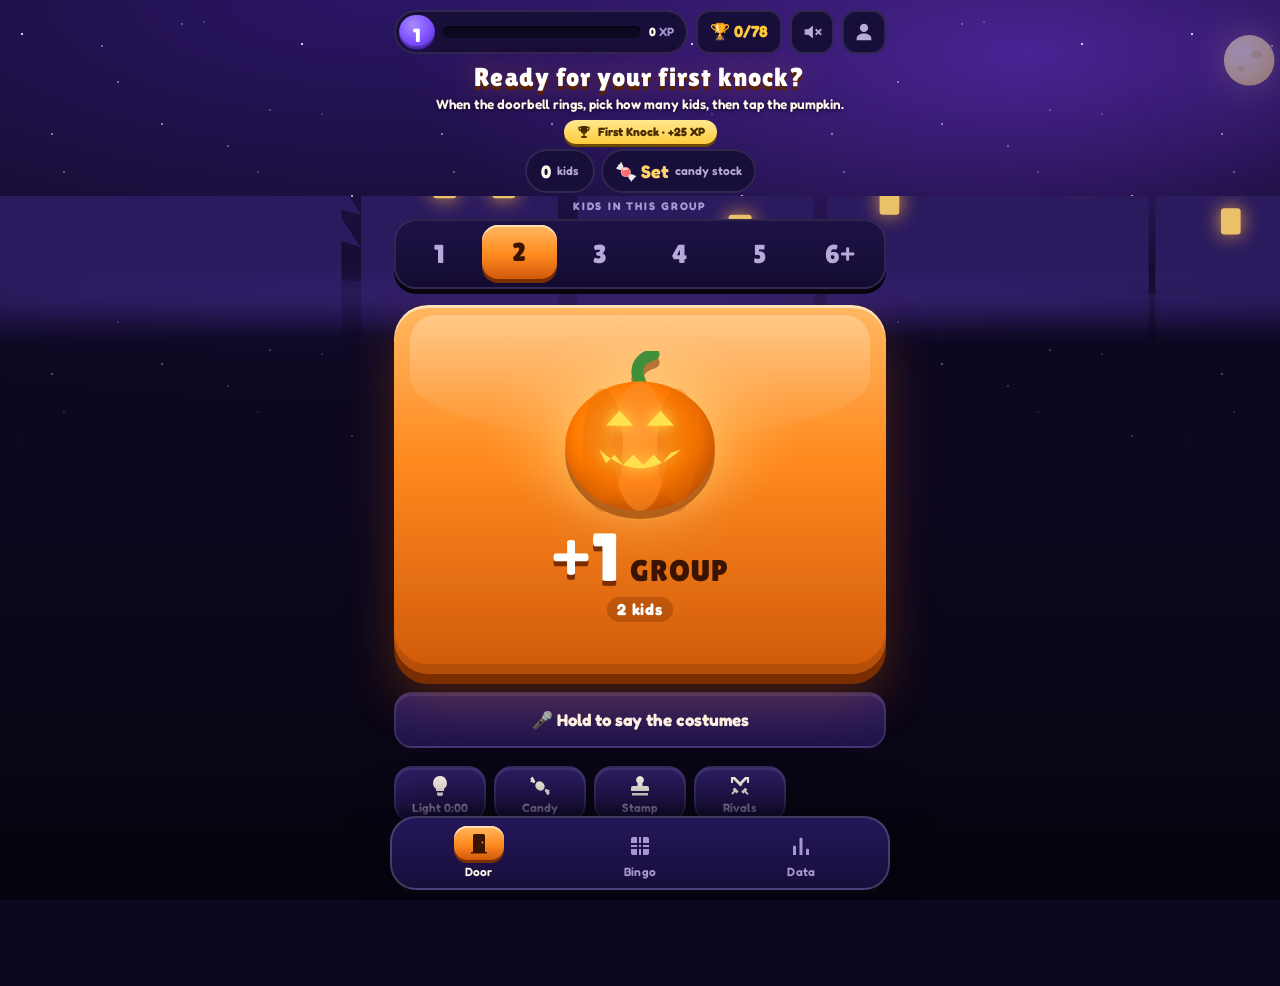
<file: index.html>
<!doctype html>
<html lang="en">
  <head>
    <meta http-equiv="Content-Security-Policy" content="default-src &#39;self&#39;; script-src &#39;self&#39; https://accounts.google.com/gsi/client; connect-src &#39;self&#39; https://accounts.google.com; frame-src https://accounts.google.com; img-src &#39;self&#39; data: https://tile.openstreetmap.org; style-src &#39;self&#39; &#39;unsafe-inline&#39; https://accounts.google.com/gsi/style; font-src &#39;self&#39;">

    <meta charset="UTF-8" />
    <meta name="viewport" content="width=device-width, initial-scale=1.0, viewport-fit=cover" />
    <meta name="theme-color" content="#120a1f" />
    <meta name="color-scheme" content="dark" />
    <meta name="description" content="Count trick-or-treaters at the door, or track your haul on the street. Local-first: your data never leaves your phone." />
    <link rel="icon" type="image/svg+xml" href="./icon.svg" />
    <link rel="apple-touch-icon" href="./icon-192.png" />
    <link rel="manifest" href="./manifest.webmanifest" />
    <link rel="canonical" href="https://track-or-treat.com/" />
    <meta property="og:url" content="https://track-or-treat.com/" />
    <meta property="og:title" content="Track or Treat" />
    <meta property="og:description" content="Count trick-or-treaters at the door. Local-first: your data stays on your phone." />
    <meta name="apple-mobile-web-app-capable" content="yes" />
    <meta name="apple-mobile-web-app-status-bar-style" content="black-translucent" />
    <title>Track or Treat</title>
    <style>html,body{color:#f5ecff;background:#120a1f}</style>
    <script type="module" crossorigin src="./assets/index-BMmIwACJ.js"></script>
    <link rel="stylesheet" crossorigin href="./assets/index-B1JrNcUh.css">
  </head>
  <body>
    <div id="app"></div>
    <noscript>Track or Treat needs JavaScript.</noscript>
  </body>
</html>
</file>
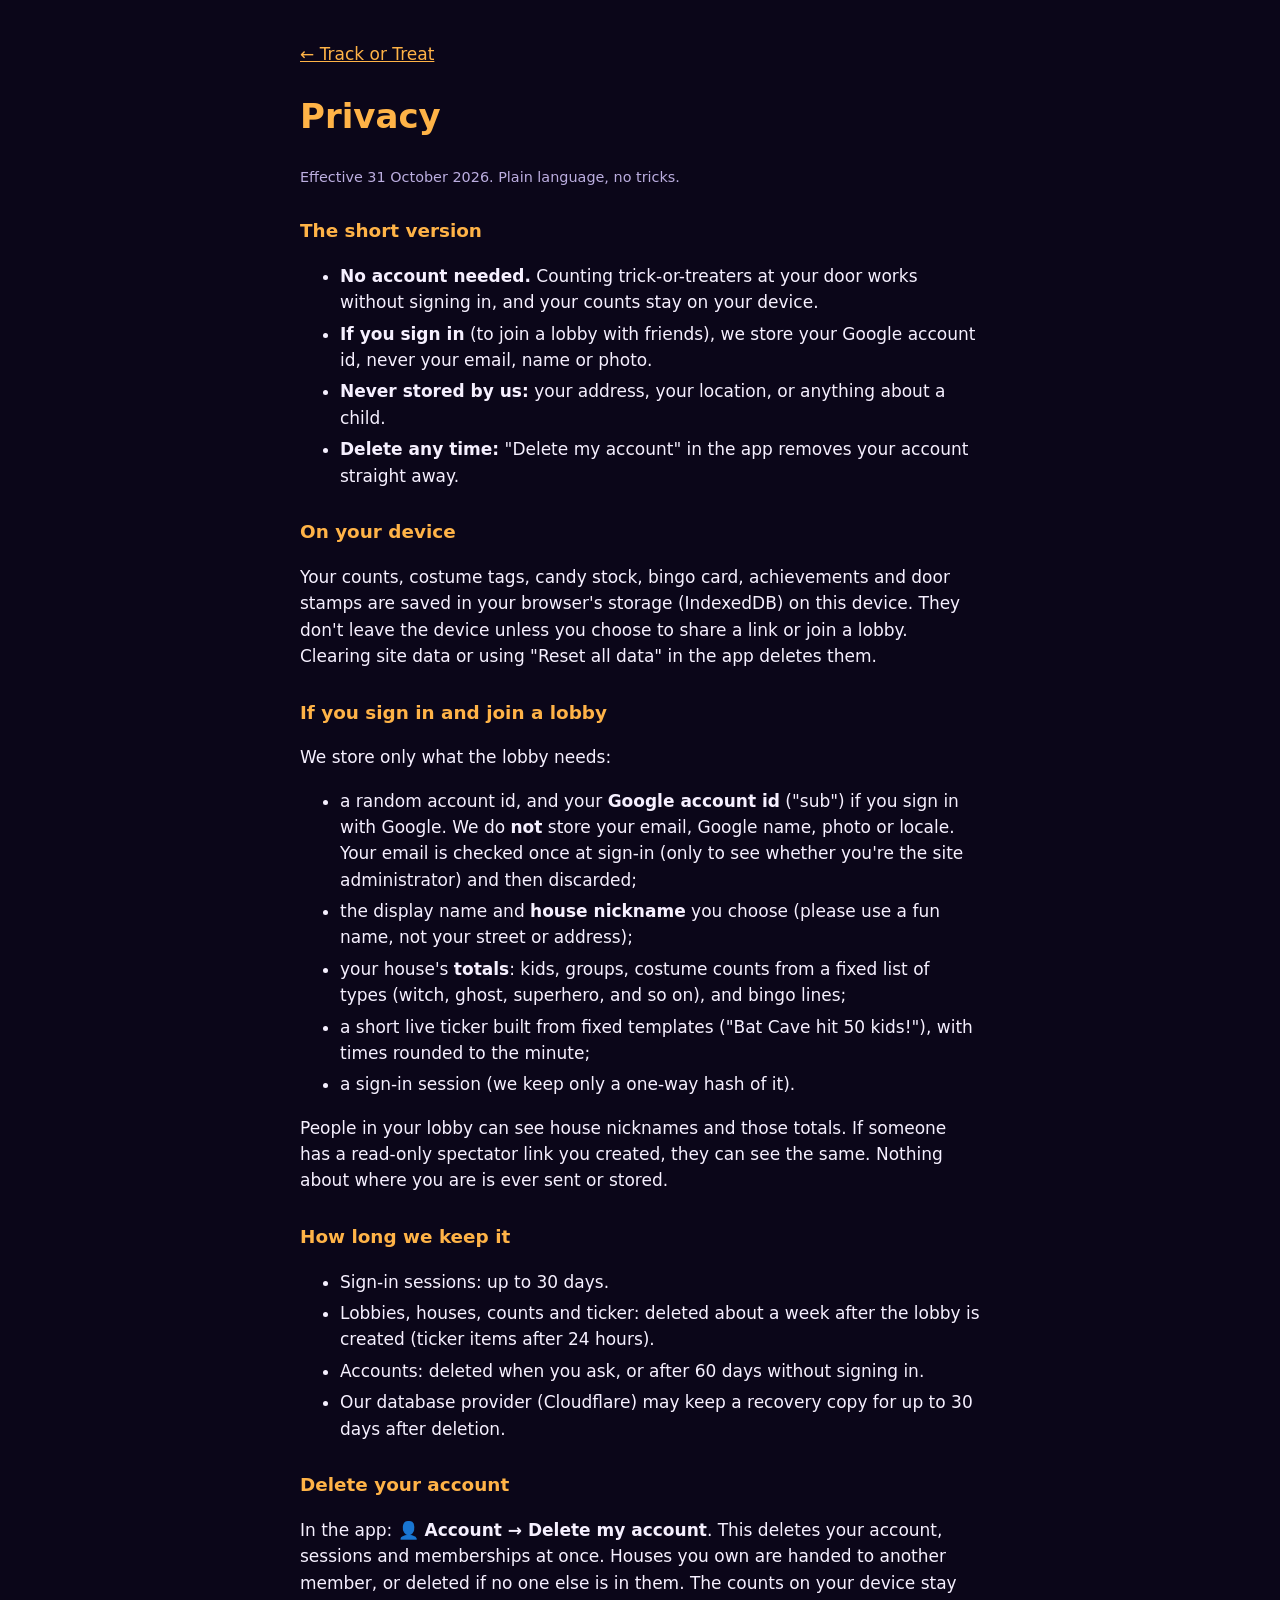
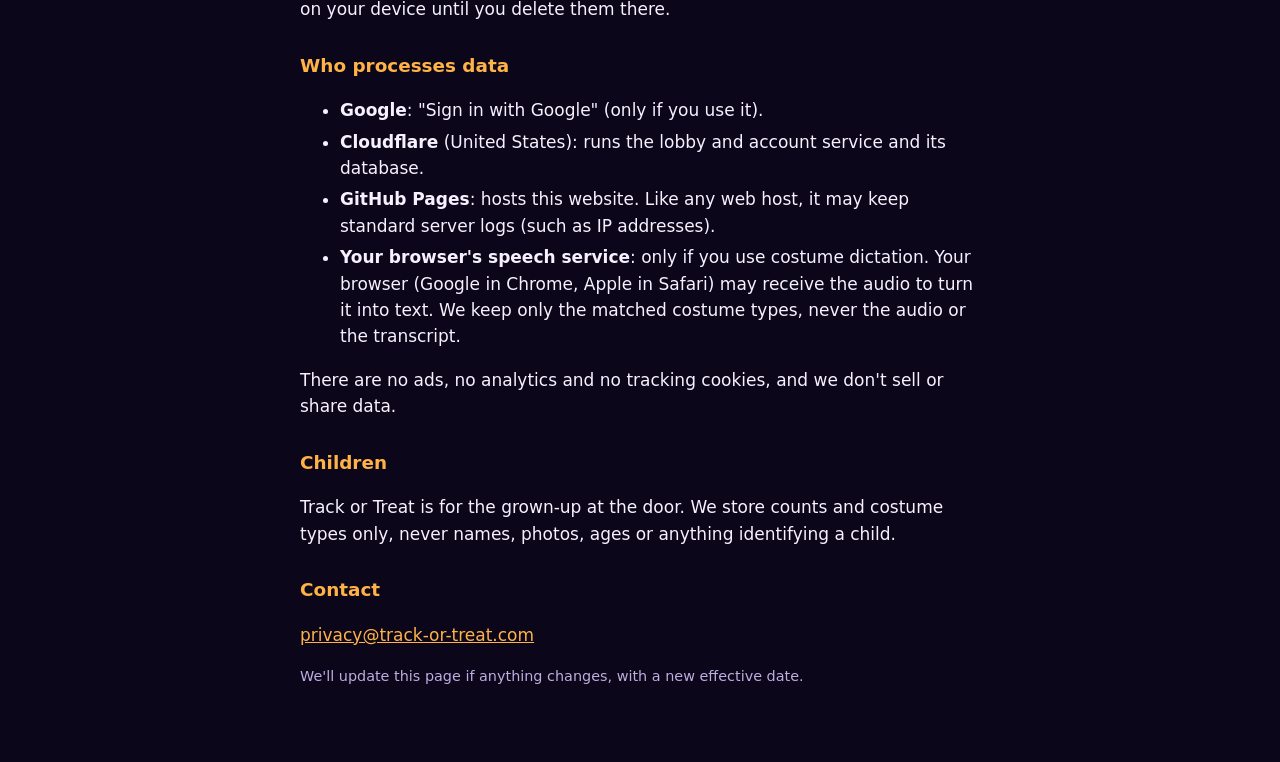
<file: privacy/index.html>
<!doctype html>
<html lang="en">
<head>
<meta charset="utf-8">
<meta name="viewport" content="width=device-width, initial-scale=1">
<meta http-equiv="Content-Security-Policy" content="default-src 'none'; style-src 'unsafe-inline'; img-src 'self'">
<title>Privacy · Track or Treat</title>
<link rel="canonical" href="https://track-or-treat.com/privacy">
<style>body{font:17px/1.55 system-ui,-apple-system,Segoe UI,Roboto,sans-serif;max-width:680px;margin:0 auto;padding:24px 18px 60px;background:#0b0619;color:#f6f0ff}h1,h2{color:#ffb347}h2{font-size:1.15rem;margin-top:1.6em}a{color:#ffb347}li{margin:.3em 0}.muted{color:#bcaee0;font-size:.9rem}</style>
</head>
<body>
<p><a href="/">← Track or Treat</a></p>
<h1>Privacy</h1>
<p class="muted">Effective 31 October 2026. Plain language, no tricks.</p>

<h2>The short version</h2>
<ul>
<li><b>No account needed.</b> Counting trick-or-treaters at your door works without signing in, and your counts stay on your device.</li>
<li><b>If you sign in</b> (to join a lobby with friends), we store your Google account id, never your email, name or photo.</li>
<li><b>Never stored by us:</b> your address, your location, or anything about a child.</li>
<li><b>Delete any time:</b> "Delete my account" in the app removes your account straight away.</li>
</ul>

<h2>On your device</h2>
<p>Your counts, costume tags, candy stock, bingo card, achievements and door stamps are saved in your browser's storage (IndexedDB) on this device. They don't leave the device unless you choose to share a link or join a lobby. Clearing site data or using "Reset all data" in the app deletes them.</p>

<h2>If you sign in and join a lobby</h2>
<p>We store only what the lobby needs:</p>
<ul>
<li>a random account id, and your <b>Google account id</b> ("sub") if you sign in with Google. We do <b>not</b> store your email, Google name, photo or locale. Your email is checked once at sign-in (only to see whether you're the site administrator) and then discarded;</li>
<li>the display name and <b>house nickname</b> you choose (please use a fun name, not your street or address);</li>
<li>your house's <b>totals</b>: kids, groups, costume counts from a fixed list of types (witch, ghost, superhero, and so on), and bingo lines;</li>
<li>a short live ticker built from fixed templates ("Bat Cave hit 50 kids!"), with times rounded to the minute;</li>
<li>a sign-in session (we keep only a one-way hash of it).</li>
</ul>
<p>People in your lobby can see house nicknames and those totals. If someone has a read-only spectator link you created, they can see the same. Nothing about where you are is ever sent or stored.</p>

<h2>How long we keep it</h2>
<ul>
<li>Sign-in sessions: up to 30 days.</li>
<li>Lobbies, houses, counts and ticker: deleted about a week after the lobby is created (ticker items after 24 hours).</li>
<li>Accounts: deleted when you ask, or after 60 days without signing in.</li>
<li>Our database provider (Cloudflare) may keep a recovery copy for up to 30 days after deletion.</li>
</ul>

<h2>Delete your account</h2>
<p>In the app: <b>👤 Account → Delete my account</b>. This deletes your account, sessions and memberships at once. Houses you own are handed to another member, or deleted if no one else is in them. The counts on your device stay on your device until you delete them there.</p>

<h2>Who processes data</h2>
<ul>
<li><b>Google</b>: "Sign in with Google" (only if you use it).</li>
<li><b>Cloudflare</b> (United States): runs the lobby and account service and its database.</li>
<li><b>GitHub Pages</b>: hosts this website. Like any web host, it may keep standard server logs (such as IP addresses).</li>
<li><b>Your browser's speech service</b>: only if you use costume dictation. Your browser (Google in Chrome, Apple in Safari) may receive the audio to turn it into text. We keep only the matched costume types, never the audio or the transcript.</li>
</ul>
<p>There are no ads, no analytics and no tracking cookies, and we don't sell or share data.</p>

<h2>Children</h2>
<p>Track or Treat is for the grown-up at the door. We store counts and costume types only, never names, photos, ages or anything identifying a child.</p>

<h2>Contact</h2>
<p><a href="mailto:privacy@track-or-treat.com">privacy@track-or-treat.com</a></p>
<p class="muted">We'll update this page if anything changes, with a new effective date.</p>
</body>
</html>
</file>
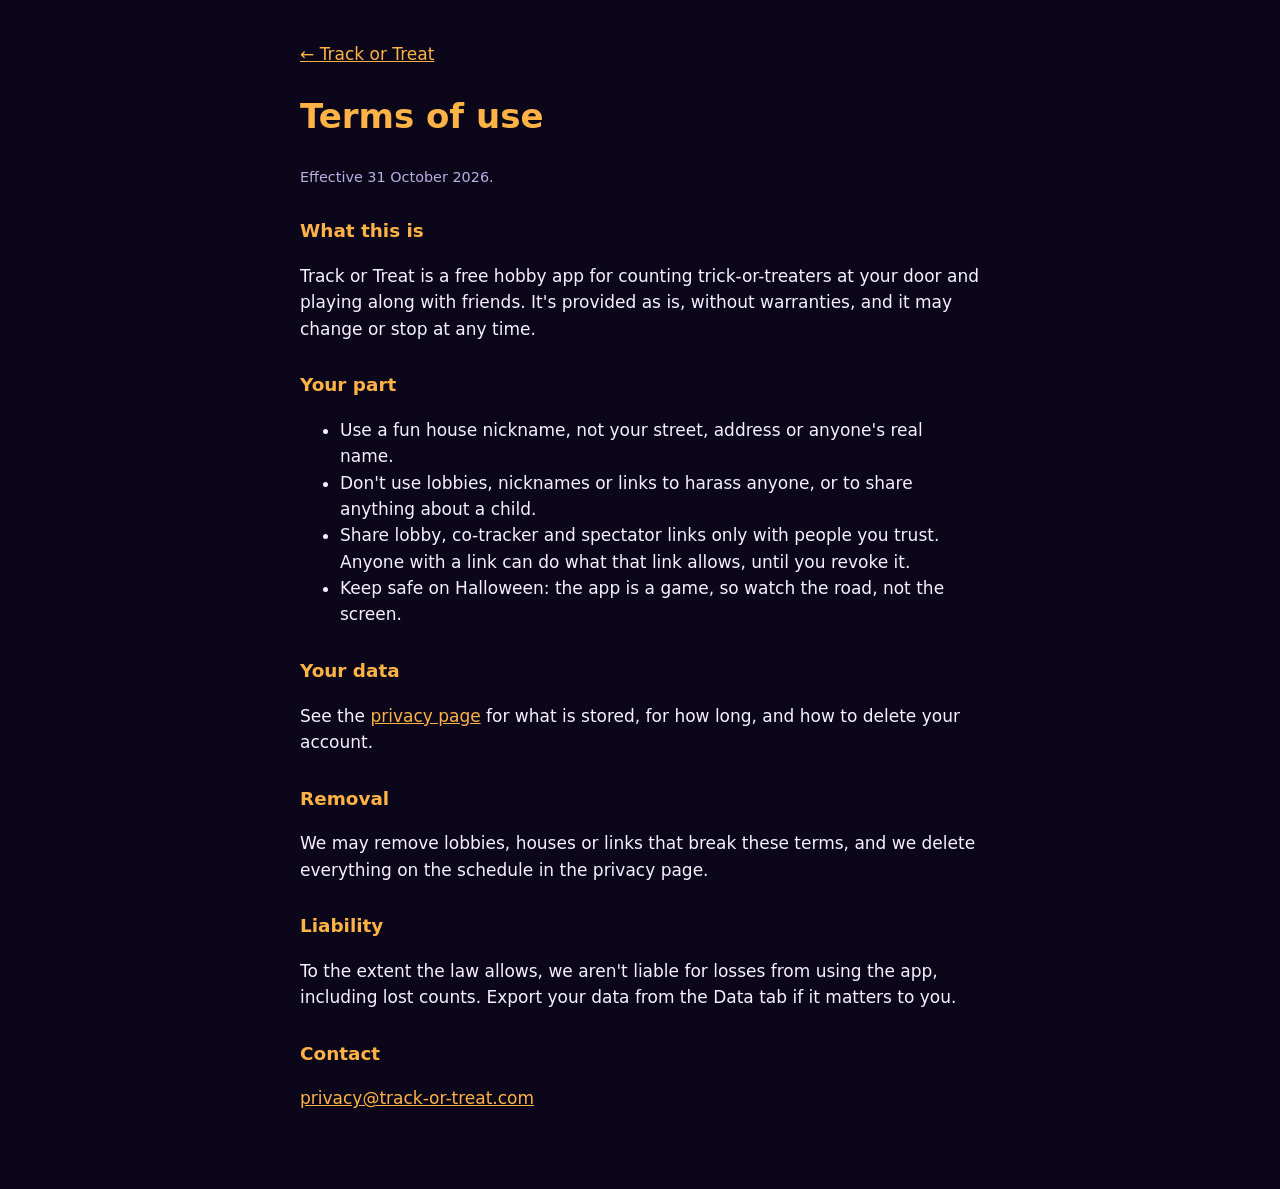
<file: terms/index.html>
<!doctype html>
<html lang="en">
<head>
<meta charset="utf-8">
<meta name="viewport" content="width=device-width, initial-scale=1">
<meta http-equiv="Content-Security-Policy" content="default-src 'none'; style-src 'unsafe-inline'; img-src 'self'">
<title>Terms · Track or Treat</title>
<link rel="canonical" href="https://track-or-treat.com/terms">
<style>body{font:17px/1.55 system-ui,-apple-system,Segoe UI,Roboto,sans-serif;max-width:680px;margin:0 auto;padding:24px 18px 60px;background:#0b0619;color:#f6f0ff}h1,h2{color:#ffb347}h2{font-size:1.15rem;margin-top:1.6em}a{color:#ffb347}.muted{color:#bcaee0;font-size:.9rem}</style>
</head>
<body>
<p><a href="/">← Track or Treat</a></p>
<h1>Terms of use</h1>
<p class="muted">Effective 31 October 2026.</p>

<h2>What this is</h2>
<p>Track or Treat is a free hobby app for counting trick-or-treaters at your door and playing along with friends. It's provided as is, without warranties, and it may change or stop at any time.</p>

<h2>Your part</h2>
<ul>
<li>Use a fun house nickname, not your street, address or anyone's real name.</li>
<li>Don't use lobbies, nicknames or links to harass anyone, or to share anything about a child.</li>
<li>Share lobby, co-tracker and spectator links only with people you trust. Anyone with a link can do what that link allows, until you revoke it.</li>
<li>Keep safe on Halloween: the app is a game, so watch the road, not the screen.</li>
</ul>

<h2>Your data</h2>
<p>See the <a href="/privacy">privacy page</a> for what is stored, for how long, and how to delete your account.</p>

<h2>Removal</h2>
<p>We may remove lobbies, houses or links that break these terms, and we delete everything on the schedule in the privacy page.</p>

<h2>Liability</h2>
<p>To the extent the law allows, we aren't liable for losses from using the app, including lost counts. Export your data from the Data tab if it matters to you.</p>

<h2>Contact</h2>
<p><a href="mailto:privacy@track-or-treat.com">privacy@track-or-treat.com</a></p>
</body>
</html>
</file>
<file: assets/index-B1JrNcUh.css>
:root{--bg:#120a1f;--panel:#1e1233;--panel2:#2a1a46;--ink:#f5ecff;--muted:#b9a8d6;--orange:#ff7a00;--orange2:#ffb057;--green:#5cff9d;--purple:#7c4dff;--danger:#ff4d6d;--c-common:#b9a8d6;--c-uncommon:#5cff9d;--c-rare:#4dc3ff;--c-epic:#c77dff;--c-legendary:#ffd23f;--lightningcss-light: ;--lightningcss-dark:initial;color-scheme:dark}[hidden]{display:none!important}*{box-sizing:border-box;-webkit-tap-highlight-color:transparent}html,body{background:var(--bg);color:var(--ink);margin:0;font:17px/1.35 system-ui,-apple-system,Segoe UI,Roboto,sans-serif}body{padding:env(safe-area-inset-top) env(safe-area-inset-right) env(safe-area-inset-bottom) env(safe-area-inset-left)}button,input,label.filebtn{font:inherit;color:inherit}button{cursor:pointer;touch-action:manipulation;-webkit-user-select:none;user-select:none;border:0}main{max-width:560px;margin:0 auto;padding:10px 12px 40px}h1,h2{margin:.6em 0 .3em}.small{font-size:.85rem}.warn{color:var(--orange2)}.row{gap:10px;margin:10px 0;display:flex}.row>*{flex:1}.row.wrap{flex-wrap:wrap}.row.wrap>*{flex:none}header{z-index:500;background:var(--bg);border-bottom:1px solid var(--panel2);position:sticky;top:0}nav{max-width:560px;margin:0 auto;display:flex}nav button{min-height:56px;color:var(--muted);background:0 0;border-bottom:4px solid #0000;flex:1;font-weight:700}nav button.on{color:var(--ink);border-bottom-color:var(--orange)}.picker{text-align:center;padding-top:6vh}.picker h1{font-size:2.3rem}.picker .tag{color:var(--orange2);margin-top:0;font-size:1.2rem}.mode{background:var(--panel);border:3px solid var(--panel2);border-radius:24px;flex-direction:column;justify-content:center;align-items:center;width:100%;min-height:28vh;margin:14px 0;font-size:1.6rem;font-weight:800;display:flex}.mode span{font-size:3.2rem}.mode small{color:var(--muted);font-size:1rem;font-weight:400}.mode:active{border-color:var(--orange)}.statrow{grid-template-columns:1.3fr 1fr 1fr 1.2fr;gap:6px;margin:8px 0;display:grid}.stat{background:var(--panel);border-radius:14px;flex-direction:column;justify-content:center;align-items:center;min-height:64px;padding:8px 4px;display:flex}.stat b{font-size:1.45rem;line-height:1.1}.stat.big b{color:var(--orange2);font-size:2.4rem}.household .statrow{grid-template-columns:1.7fr 1fr 1fr 1.2fr}.household .stat.big b{letter-spacing:-.03em;font-size:4rem}.stat span{color:var(--muted);font-size:.75rem}.sizes{grid-template-columns:repeat(6,1fr);gap:6px;display:grid}.size{background:var(--panel);border:3px solid #0000;border-radius:14px;min-height:60px;font-size:1.5rem;font-weight:800}.size.on{background:var(--panel2);border-color:var(--orange);color:var(--orange2)}.plus{background:radial-gradient(circle at 50% 35%, #ff9a3d, var(--orange) 60%, #c95400);color:#1a0b00;letter-spacing:.02em;border-radius:28px;flex-direction:column;justify-content:center;align-items:center;width:100%;min-height:41vh;margin:10px 0 0;font-size:2.6rem;font-weight:900;display:flex;box-shadow:0 8px #7a3300,0 0 40px #ff7a0055}.plus small{font-size:1.1rem;font-weight:700}.plus.treat{min-height:22vh;font-size:2rem}.undo,.secondary,.light,.danger,label.filebtn{background:var(--panel);border-radius:14px;justify-content:center;align-items:center;gap:6px;min-height:56px;padding:0 14px;font-weight:700;display:inline-flex}.undo:disabled{opacity:.4}.light.on{color:var(--orange2);box-shadow:inset 0 0 0 2px var(--orange2);background:#3d2a00}.danger{color:var(--danger);background:#3a0d18}.chip{background:var(--panel);border-radius:999px;justify-content:center;align-items:center;min-width:48px;min-height:48px;margin:3px;padding:6px 12px;font-size:.95rem;display:inline-flex}.chip.on{background:var(--orange);color:#1a0b00;font-weight:700}.tags{margin:8px 0}.tags .muted{font-size:.85rem;display:block}.card{background:var(--panel);border-radius:16px;margin:10px 0;padding:10px 12px}.cardhead{margin-bottom:4px;font-weight:700}.link{color:var(--orange2);background:0 0;min-width:48px;min-height:48px;padding:4px 8px;font-weight:700;-webkit-text-decoration:underline dotted;text-decoration:underline dotted}.link.big{font-size:1.6rem}.scorecard{justify-content:space-between;align-items:center;font-weight:700;display:flex}.chart{width:100%;height:auto;display:block}.chart .axis,.chart .muted{fill:var(--muted);font-size:10px}.chart .line{fill:none;stroke-width:3px}.chart .s0{stroke:var(--orange);fill:var(--orange)}.chart .s1{stroke:var(--green);fill:var(--green)}.chart .s2{stroke:var(--c-rare);fill:var(--c-rare)}.chart .s3{stroke:var(--c-epic);fill:var(--c-epic)}.chart path.line{fill:none}.chart .legend{stroke:none;font-size:11px}.xpbar{cursor:pointer;align-items:center;gap:8px;margin:6px 0;font-weight:800;display:flex}.xpbar .lv{background:var(--purple);border-radius:10px;padding:4px 10px}.xpbar .bar{background:var(--panel2);border-radius:8px;flex:1;height:14px;overflow:hidden}.xpbar .bar i{background:linear-gradient(90deg, var(--purple), var(--green));height:100%;display:block}#mapslot #map{background:#1a1a1a;border-radius:16px;height:28vh;min-height:200px;overflow:hidden}.leaflet-container{background:#222}.leaflet-control-attribution{font-size:10px}.pin{text-align:center;filter:drop-shadow(0 0 4px #000);font-size:24px;line-height:28px}.gpsline{color:var(--muted);justify-content:space-between;align-items:center;font-size:.85rem;display:flex}.gpscard p{margin:6px 0}.cta{background:var(--purple);color:#fff;flex-direction:column;gap:0;width:100%;margin-top:8px}.cta small{font-size:.8rem;font-weight:400}.gpsline b{color:var(--ink)}.dwell{border:2px solid var(--green)}#modal{z-index:1000;background:#000a;justify-content:center;align-items:flex-end;display:flex;position:fixed;inset:0}#modal[hidden]{display:none}.sheet{background:var(--bg);border-top:3px solid var(--orange);width:100%;max-width:560px;max-height:92vh;padding:12px 14px calc(14px + env(safe-area-inset-bottom));border-radius:22px 22px 0 0;overflow:auto}.sheet .close{width:100%;margin-top:12px}.sheet label{color:var(--muted);margin:10px 0;display:block}.sheet input{border:2px solid var(--panel2);background:var(--panel);border-radius:12px;width:100%;min-height:52px;margin-top:4px;padding:0 12px;font-size:1.1rem;display:block}.explain{font-size:1.1rem;line-height:1.5}.candygrid{grid-template-columns:repeat(3,1fr);gap:8px;display:grid}.candy{background:var(--panel);text-align:center;border:2px solid var(--c-common);border-radius:14px;flex-direction:column;justify-content:center;align-items:center;min-height:88px;padding:4px;font-size:.8rem;display:flex;position:relative}.candy .e{font-size:1.9rem}.candy .count{color:var(--orange2);position:absolute;top:4px;right:6px}.candy small{color:var(--muted)}.candy.unknown{opacity:.45;border-style:dashed}.r-uncommon{border-color:var(--c-uncommon)!important}.r-rare{border-color:var(--c-rare)!important}.r-epic{border-color:var(--c-epic)!important}.r-legendary{box-shadow:0 0 16px #ffd23f66;border-color:var(--c-legendary)!important}.pill{border:2px solid var(--c-common);border-radius:999px;padding:0 6px}.qr{border:6px solid var(--c-common);background:#fff;border-radius:16px;width:min(80vw,320px);margin:8px auto;padding:8px}.qr svg{width:100%;height:auto;display:block}.stampcard{background:var(--panel);border:3px solid var(--c-common);text-align:center;border-radius:16px;margin:8px 0;padding:10px}.stampcard.big{padding:24px 10px}.stampcard.big b{font-size:1.8rem;display:block}.stampcard .rar{color:var(--orange2);margin:4px 0 8px;font-weight:900}.badges{grid-template-columns:repeat(2,1fr);gap:8px;display:grid}.badge{background:var(--panel);opacity:.5;border-radius:14px;flex-direction:column;padding:10px;display:flex}.badge.on{opacity:1;border:2px solid var(--c-legendary)}.badge .e{font-size:1.8rem}.badge small{color:var(--muted)}.summary{text-align:center;border:3px solid var(--orange);background:linear-gradient(160deg,#2a1a46,#120a1f);border-radius:20px;padding:16px}.grid2{grid-template-columns:1fr 1fr;gap:8px;display:grid}.grid2 div{background:var(--panel);color:var(--muted);border-radius:12px;flex-direction:column;padding:8px;display:flex}.grid2 b{color:var(--ink);font-size:1.6rem}#scanvideo{background:#000;border-radius:14px;width:100%;max-height:40vh}#flash{z-index:2000;pointer-events:none;opacity:0;text-align:center;border:3px solid var(--orange);background:#000c;border-radius:24px;padding:16px 28px;transition:opacity .15s,transform .15s;position:fixed;top:38%;left:50%;transform:translate(-50%,-50%)scale(.6)}#flash.show{opacity:1;transform:translate(-50%,-50%)scale(1)}#flash b{color:var(--orange2);font-size:3.2rem;line-height:1.1;display:block}#flash.badge{border-color:var(--c-legendary)}#flash.badge b{color:var(--c-legendary);font-size:2.2rem}#flash.level{border-color:var(--purple);background:radial-gradient(circle,#7c4dffcc,#120a1fee 70%);border-radius:0;flex-direction:column;justify-content:center;align-items:center;display:flex;inset:0;transform:none}#flash.level b{color:#fff;text-shadow:0 0 24px var(--purple);font-size:4.2rem}#flash.level small{font-size:1.6rem}#flash.badge{padding:24px 28px}#flash.top{transform-origin:top;top:4px;transform:translate(-50%)scale(.75)}#flash.xp b{font-size:2rem}@media (prefers-reduced-motion:reduce){#flash,.plus:active{transition:none;transform:translate(-50%,-50%)}.plus:active{transform:none}}:root{--bg:#0b0619;--panel:#241448c7;--panel2:#462882a6;--edge:#b08cff47;--ink:#f6f0ff;--muted:#bcaee0;--orange:#ff7a00;--orange2:#ffb347;--slime:#7dff7a;--purple:#8b5cff;--display:"Creepster", "Fredoka", system-ui, sans-serif;--ui:"Fredoka", system-ui, -apple-system, "Segoe UI", Roboto, sans-serif}html,body{font-family:var(--ui);background:radial-gradient(120% 80% at 50% -10%,#2a1458 0%,#120a2a 45%,#0b0619 100%) fixed}button,input,label.filebtn{font-family:var(--ui)}h1,h2{font-family:var(--display);letter-spacing:.04em;color:var(--orange2);text-shadow:0 0 14px #ff7a0066;font-weight:400}h2{font-size:1.5rem}header{-webkit-backdrop-filter:blur(10px);backdrop-filter:blur(10px);border-bottom:1px solid var(--edge);background:#0b0619db}nav button{font-size:1rem;font-weight:600}nav button.on{color:var(--orange2);border-bottom-color:var(--orange);text-shadow:0 0 10px #ff7a0088}nav .snd{flex:0 0 56px;font-size:1.3rem}.picker .logo{filter:drop-shadow(0 0 30px #ff7a0099);animation:3s ease-in-out infinite bob}.picker h1{margin:.2em 0;font-size:3.4rem;line-height:1}.picker h1 span{color:var(--slime);text-shadow:0 0 12px #7dff7a88;font-size:.6em}.picker .tag{font-weight:600}.mode{border:2px solid var(--edge);font-family:var(--display);letter-spacing:.05em;color:var(--orange2);background:linear-gradient(160deg,#462882cc,#1e103ce6);font-size:2rem;font-weight:400;box-shadow:0 10px 30px #0008,inset 0 1px #fff2}.mode small{font-family:var(--ui);letter-spacing:0}.stat{background:var(--panel);border:1px solid var(--edge);-webkit-backdrop-filter:blur(8px);backdrop-filter:blur(8px);box-shadow:inset 0 1px #ffffff14,0 6px 18px #0006}.stat b{font-weight:700}.stat.big b{color:var(--orange2);text-shadow:0 0 16px #ff7a0099}.stat span{text-transform:uppercase;letter-spacing:.08em;font-size:.66rem;font-weight:600}.size{background:var(--panel);border:2px solid var(--edge);font-weight:700}.size.on{color:#2a0f00;background:linear-gradient(#ff9a3d,#ff7a00);border-color:#ffd29a;box-shadow:0 0 18px #ff7a0088}.undo,.secondary,.light,.danger,label.filebtn{background:var(--panel);border:1px solid var(--edge);-webkit-backdrop-filter:blur(8px);backdrop-filter:blur(8px);font-weight:600}.chip{background:var(--panel);border:1px solid var(--edge)}.chip.on{background:linear-gradient(#ff9a3d,#ff7a00);border-color:#ffd29a}.card{background:var(--panel);border:1px solid var(--edge);-webkit-backdrop-filter:blur(8px);backdrop-filter:blur(8px)}.cta{background:linear-gradient(#9d74ff,#6a3cf0);border:1px solid #c9b5ff;box-shadow:0 0 20px #8b5cff66}.plus{color:var(--orange2);background:radial-gradient(circle at 50% 30%,#3a1c66 0%,#1d0e3d 70%);border:3px solid #ff9a3d;position:relative;overflow:hidden;box-shadow:0 0 0 4px #ff7a0022,0 0 50px #ff7a0055,inset 0 -20px 60px #ff7a0033}.plus .pk{filter:drop-shadow(0 0 22px #ff9a3dcc);transition:transform .12s;display:block}.plus .plusword{font-family:var(--display);letter-spacing:.06em;text-shadow:0 0 18px #ff7a00;margin-top:4px;font-size:2.6rem;font-weight:400;line-height:1}.plus small{color:var(--ink);font-weight:600}.plus:active{transform:translateY(4px)scale(.98);box-shadow:0 0 80px #ff7a00aa,inset 0 -20px 60px #ff7a0066}.plus:active .pk{transform:scale(1.12)rotate(-4deg)}.plus.treat{border-radius:26px;flex-direction:row;gap:10px;height:104px;min-height:0}.plus.treat .plusword{font-size:2rem}.treater.hero #mapslot{z-index:0;position:fixed;inset:57px 0 0}.treater.hero #mapslot:after{content:"";pointer-events:none;z-index:450;background:radial-gradient(at 50% 45%,#0000 45%,#0b0619cc 100%);position:absolute;inset:0}.treater.hero #mapslot #map{background:#0d0a1c;border-radius:0;height:100%;min-height:0}.leaflet-container{font-family:var(--ui);background:#0d0a1c}.leaflet-tile-pane{filter:invert()hue-rotate(200deg)brightness(.62)contrast(1.25)saturate(.55)}.leaflet-control-attribution{color:var(--muted)!important;background:#0b0619b3!important}.leaflet-control-attribution a{color:var(--orange2)!important}.hud{z-index:400;pointer-events:none;max-width:560px;margin:0 auto;padding:8px 12px;position:fixed;left:0;right:0}.hud>*{pointer-events:auto}.hud-bottom{padding-bottom:calc(10px + env(safe-area-inset-bottom));background:linear-gradient(#0000,#0b0619e6 22%,#0b0619 100%);padding-top:34px;bottom:0}.hud-bottom .row{margin:8px 0 0}.hud-bottom .statrow{margin:0 0 8px}.hud .xpbar{background:var(--panel);border:1px solid var(--edge);-webkit-backdrop-filter:blur(8px);backdrop-filter:blur(8px);border-radius:999px;padding:4px 12px 4px 4px}.xpbar .lv{color:#fff;background:linear-gradient(#9d74ff,#6a3cf0);border-radius:999px;padding:6px 12px;font-weight:700}.xpbar .bar i{background:linear-gradient(90deg, #4bff9a, var(--slime));box-shadow:0 0 12px var(--slime)}.hud .gpsline{background:var(--panel);border:1px solid var(--edge);-webkit-backdrop-filter:blur(8px);backdrop-filter:blur(8px);border-radius:14px;margin-top:6px;padding:0 10px}.leaflet-marker-icon.pin,.leaflet-marker-icon.me{background:0 0;border:0}.jpin{filter:drop-shadow(0 0 10px var(--glow)) drop-shadow(0 0 3px var(--glow));animation:2.4s ease-in-out infinite bob,.45s cubic-bezier(.2,1.8,.4,1) pop-in}.jpin.r-legendary{animation:2.4s ease-in-out infinite bob,.45s cubic-bezier(.2,1.8,.4,1) pop-in,1.2s ease-in-out infinite glowpulse}.avatar{filter:drop-shadow(0 0 8px #a17bff);animation:1.8s ease-in-out infinite bob;position:relative}.avatar .ring{border:2px solid #a17bff;border-radius:50%;width:36px;height:12px;margin-left:-18px;animation:1.6s ease-out infinite ring;position:absolute;bottom:-6px;left:50%}.trail{filter:drop-shadow(0 0 4px #ff9a3d)}.seal{filter:drop-shadow(0 0 14px var(--glow));display:inline-block}.stampcard{background:linear-gradient(160deg,#462882e6,#140a2df2);border-width:3px;box-shadow:0 10px 30px #0008}.stampcard b{font-family:var(--display);letter-spacing:.04em;color:var(--ink);font-size:1.6rem;font-weight:400;display:block}.stampcard.r-legendary{background:linear-gradient(115deg,#3b2a00 0%,#6b4d00 30%,#ffd23f55 45%,#6b4d00 60%,#3b2a00 100%) 0 0/250% 100%;animation:3s linear infinite foil}.stampcard.slam .seal{animation:.55s cubic-bezier(.2,1.6,.4,1) both slam}.stampcard.slam{animation:.4s .4s both shake}.stampcard .rar{font-family:var(--display);letter-spacing:.08em;font-size:1.4rem}.candy{background:var(--panel)}.sheet{border-top:3px solid var(--orange);background:linear-gradient(#1c0f3c,#0b0619);box-shadow:0 -10px 40px #000a}#flash{border-color:var(--orange);background:#0b0619e0;box-shadow:0 0 40px #ff7a0066}#flash b{font-family:var(--display);letter-spacing:.05em;text-shadow:0 0 18px #ff7a00;font-weight:400}#flash.level b{font-family:var(--display)}.bit{z-index:2500;pointer-events:none;font-size:26px;animation:.85s cubic-bezier(.15,.7,.4,1) forwards fly;position:fixed;transform:translate(-50%,-50%)}@keyframes fly{to{transform:translate(calc(-50% + var(--dx)), calc(-50% + var(--dy))) rotate(var(--rot)) scale(.6);opacity:0}}@keyframes bob{0%,to{transform:translateY(0)}50%{transform:translateY(-4px)}}@keyframes pop-in{0%{transform:scale(0)translateY(10px)}}@keyframes glowpulse{50%{filter:drop-shadow(0 0 18px var(--glow)) drop-shadow(0 0 6px #fff)}}@keyframes ring{0%{opacity:1;transform:scale(.6)}to{opacity:0;transform:scale(2.2)}}@keyframes foil{to{background-position:0 0,240% 0}}@keyframes slam{0%{opacity:0;transform:scale(2.6)rotate(-30deg)}}@keyframes shake{10%,90%{transform:translate(-2px,1px)}20%,80%{transform:translate(4px,-2px)}30%,50%,70%{transform:translate(-6px,2px)}40%,60%{transform:translate(6px,-1px)}}@media (prefers-reduced-motion:reduce){.jpin,.avatar,.avatar .ring,.picker .logo,.stampcard,.stampcard .seal,.bit{animation:none!important}}#modal.top{align-items:flex-start}#modal.top .sheet{border-top:0;border-bottom:3px solid var(--orange);border-radius:0 0 22px 22px;max-height:66vh;padding-top:8px}#modal.top h2{margin:.2em 0}#modal.top .candygrid{grid-template-columns:repeat(4,1fr);gap:6px}#modal.top .candy{min-height:70px;font-size:.7rem}#modal.top .candy .e{font-size:1.5rem}#modal.top .close{margin-top:8px}nav button{font-size:.92rem}.bgrid{grid-template-columns:repeat(5,minmax(0,1fr));gap:5px;display:grid}.bsq{aspect-ratio:1;overflow-wrap:anywhere;-webkit-hyphens:auto;hyphens:auto;background:var(--panel);border:1px solid var(--edge);min-width:0;min-height:60px;color:var(--ink);border-radius:12px;flex-direction:column;justify-content:center;align-items:center;padding:3px;font-size:.68rem;font-weight:600;line-height:1.1;display:flex;overflow:hidden}.bsq.on{color:#2a0f00;background:radial-gradient(circle,#ff9a3d 0%,#c95400 100%);border-color:#ffd29a;box-shadow:0 0 14px #ff7a0088}.bsq.line{background:radial-gradient(circle,#9dffa0 0%,#2fae4a 100%);border-color:#d6ffd6;animation:1.4s ease-in-out infinite glowpulse;box-shadow:0 0 18px #7dff7aaa}.bsq.free small{font-family:var(--display);font-size:.8rem}.qr.small{width:min(60vw,220px)}.lobby .lobby-btn{background:var(--panel2);border:1px solid var(--edge);border-radius:14px;justify-content:center;align-items:center;gap:6px;width:100%;min-height:56px;margin:8px 0;padding:0 14px;font-size:1.05rem;font-weight:600;display:flex}.lobby .lobby-btn small{color:var(--muted);font-weight:400}.lobby .lobby-btn.primary{background:radial-gradient(circle at 50% 30%, #ff9a3d, var(--orange) 70%);color:#1a0b00;border:0;font-weight:700;box-shadow:0 5px #7a3300,0 0 24px #ff7a0044}.lobby .lobby-btn.danger{color:#ff8099;background:#3a0d18}.lobby .lobby-btn[aria-busy=true]{opacity:.6}.lobby .lobby-field{flex-direction:column;gap:4px;margin:8px 0;font-weight:600;display:flex}.lobby .lobby-field input{border:1px solid var(--edge);background:#0b0619;border-radius:12px;min-height:52px;padding:0 12px;font-size:1.1rem}.lobby .lobby-hero{text-align:center;padding:18px 14px}.lobby .lobby-title{font-family:var(--display);letter-spacing:.05em;color:var(--orange2);font-size:1.7rem;font-weight:400;display:block}.lobby .lobby-preview{text-align:center}.lobby .lobby-privacy{border-left:4px solid var(--slime);background:#0b0619aa;border-radius:8px;margin:4px 0 10px;padding:8px 10px}.lobby .lobby-msg{font-weight:600}.lobby .lobby-top{justify-content:space-between;align-items:center;display:flex}.lobby-chip{color:var(--slime);background:#10301a;border-radius:999px;padding:4px 12px;font-size:.85rem;font-weight:600;display:inline-block}.lobby-chip.off{color:var(--orange2);background:#3d2a00}.lobby .lobby-meter{border:1px solid var(--edge);background:#0b0619;border-radius:999px;height:18px;margin-top:6px;overflow:hidden}.lobby .lobby-meter i{background:linear-gradient(90deg, var(--slime), var(--orange2), var(--orange));height:100%;transition:width .4s;display:block;box-shadow:0 0 14px #ff7a0088}.lobby .lobby-rank{margin:10px 0;padding:0;list-style:none}.lobby .lobby-rank li{background:var(--panel);border:1px solid var(--edge);border-radius:14px;grid-template-columns:36px 1fr 56px 56px;align-items:center;gap:6px;min-height:60px;margin:6px 0;padding:6px 10px;display:grid}.lobby .lobby-rank li.me{border-color:var(--orange);box-shadow:0 0 16px #ff7a0044}.lobby .lobby-rank .pos{font-family:var(--display);color:var(--orange2);text-align:center;font-size:1.6rem}.lobby .lobby-rank li:first-child .pos{color:#ffd23f;text-shadow:0 0 12px #ffd23f88}.lobby .lobby-rank .who b{overflow-wrap:anywhere;font-size:1.1rem;display:block}.lobby .lobby-rank .who small{font-size:.8rem}.lobby .lobby-cos{white-space:nowrap;margin-right:4px}.lobby .lobby-rank .num{text-align:center}.lobby .lobby-rank .num b{font-size:1.4rem;line-height:1;display:block}.lobby .lobby-rank .num small{color:var(--muted);font-size:.7rem}.lobby .lobby-cols{grid-template-columns:1.6fr 1fr;gap:8px;display:grid}.lobby .lobby-cols .card{margin:0}.lobby .lobby-ticker,.lobby .lobby-bingo{margin:6px 0 0;padding:0;font-size:.92rem;list-style:none}.lobby .lobby-ticker li{border-bottom:1px dashed var(--edge);overflow-wrap:anywhere;padding:4px 0}.lobby .lobby-bingo li{overflow-wrap:anywhere;justify-content:space-between;gap:6px;padding:4px 0;display:flex}.lobby .lobby-bingo b{color:var(--slime)}.lobby .lobby-share summary{cursor:pointer;align-items:center;min-height:48px;font-weight:600;display:flex}.lobby .lobby-invite{border-top:1px dashed var(--edge);margin-top:6px;padding-top:6px}#lobby-toast{z-index:2100;border:2px solid var(--slime);opacity:0;pointer-events:none;text-align:center;background:#0b0619f0;border-radius:16px;max-width:min(92vw,480px);padding:12px 18px;font-weight:600;transition:opacity .2s,transform .2s;position:fixed;bottom:24px;left:50%;transform:translate(-50%,20px)}#lobby-toast.show{opacity:1;transform:translate(-50%)}@media (prefers-reduced-motion:reduce){#lobby-toast,.lobby .lobby-meter i{transition:none}}:root{--gem-bronze:#e08a4a;--gem-silver:#cfd8ff;--gem-gold:#ffc94a;--label:#b9a6e0;--spring:cubic-bezier(.2, 1.6, .4, 1)}main h2{font-family:var(--ui);letter-spacing:.12em;text-transform:uppercase;color:var(--label);text-shadow:none;font-size:13px;font-weight:600}.sheet h2{text-shadow:none}.summary h2,.stampcard .rar,.stampcard:not(.slam) b,.bsq.free small,.mode{font-family:var(--ui);letter-spacing:.01em;font-weight:700}.plus .plusword{font-family:var(--ui);letter-spacing:.04em;text-shadow:none;font-weight:700}#flash b{font-family:var(--ui);text-shadow:none;font-weight:700}#flash.level b,#flash.badge b{font-family:var(--display);font-weight:400}.stat b,.grid2 b,.xpbar,.count,.doorhud,.trophy em,.link.big,#flash:not(.level):not(.badge) b{font-family:var(--ui);font-variant-numeric:tabular-nums;font-weight:700}.seclabel{letter-spacing:.12em;text-transform:uppercase;color:var(--label);margin:16px 0 6px;font-size:13px;font-weight:600}nav button.on,.stat.big b,.picker h1 span{text-shadow:none}.size.on,.cta,.bsq.on,.hud .xpbar .bar i{box-shadow:none}.doorhud{gap:8px;margin:4px 0 2px;display:flex}.doorlv{min-height:40px;color:var(--ink);background:#0b0619cc;border-radius:999px;flex:1;align-items:center;gap:8px;padding:3px 12px 3px 3px;display:flex}.doorlv .lv{background:linear-gradient(#9d74ff,#6a3cf0);border-radius:999px;padding:5px 11px;font-size:.9rem}.doorlv .bar{background:#ffffff1a;border-radius:999px;flex:1;height:8px;overflow:hidden}.doorlv .bar i{background:linear-gradient(90deg, #4bff9a, var(--slime));height:100%;transition:width .5s var(--spring);border-radius:999px;display:block}.doorlv .xp{color:var(--label);font-size:.85rem}.doorlv .xp b{color:var(--ink)}.trophybtn{min-width:76px;min-height:40px;color:var(--gem-gold);background:#0b0619cc;border-radius:999px;padding:0 12px;font-size:.95rem}.popnum{animation:popnum .42s var(--spring);display:inline-block}.xpfly{z-index:2600;pointer-events:none;font:700 1.5rem/1 var(--ui);font-variant-numeric:tabular-nums;color:var(--slime);text-shadow:0 2px #0008;animation:.9s cubic-bezier(.2,.8,.3,1) forwards xpfly;position:fixed;transform:translate(-50%)}body.moment-on .xpfly,body.moment-on #flash{opacity:0!important}@keyframes popnum{0%{transform:scale(1)}35%{transform:scale(1.32)}to{transform:scale(1)}}@keyframes xpfly{0%{opacity:0;transform:translate(-50%,10px)scale(.7)}20%{opacity:1;transform:translate(-50%,-10px)scale(1.1)}to{opacity:0;transform:translate(-50%,-110px)scale(1)}}.t-bronze{--gem:var(--gem-bronze)}.t-silver{--gem:var(--gem-silver)}.t-gold{--gem:var(--gem-gold)}.medal{background:radial-gradient(circle at 35% 30%, #fff8 0%, var(--gem) 30%, color-mix(in srgb, var(--gem) 45%, #000) 100%);border-radius:50%;place-items:center;width:58px;height:58px;display:grid;box-shadow:inset 0 -4px #0005,inset 0 2px #fff6}.medal .e{font-size:1.9rem;line-height:1}.trophies{grid-template-columns:repeat(3,1fr);gap:8px;display:grid}.trophy{text-align:center;background:radial-gradient(circle at 50% 30%, color-mix(in srgb, var(--gem) 22%, transparent), transparent 70%), #150b2c;border-radius:16px;flex-direction:column;align-items:center;gap:3px;padding:12px 6px 10px;display:flex;position:relative}.trophy:after{content:"";background:#00000080;border-radius:4px;height:4px;position:absolute;bottom:0;left:12%;right:12%}.trophy b{font-size:.85rem;line-height:1.1}.trophy small{color:var(--muted);font-size:.68rem;line-height:1.2}.trophy em{color:var(--gem);font-size:.7rem;font-style:normal}.trophy .gem{background:var(--gem);border-radius:2px;width:10px;height:10px;position:absolute;top:7px;right:8px;transform:rotate(45deg)}.trophy.locked{background:#120a24}.trophy.locked .medal{background:#1d1236;box-shadow:inset 0 2px 6px #000a}.trophy.locked .gem{background:#fff2}.trophy.locked em{color:var(--muted);opacity:.6}#moment{z-index:3000;pointer-events:none;background:radial-gradient(circle at 50% 42%, color-mix(in srgb, var(--gem) 30%, #0b0619cc), #000d 72%);justify-content:center;align-items:center;animation:.18s ease-out fadein;display:flex;position:fixed;inset:0}#moment[hidden]{display:none}#moment .rays{background:repeating-conic-gradient(from 0deg, color-mix(in srgb, var(--gem) 26%, transparent) 0deg 8deg, transparent 8deg 22deg);width:160vmax;height:160vmax;margin:-80vmax 0 0 -80vmax;animation:14s linear infinite spin;position:absolute;top:42%;left:50%;-webkit-mask:radial-gradient(circle,#000 0,#0000 45%);mask:radial-gradient(circle,#000 0,#0000 45%)}#moment .mbox{text-align:center;padding:0 24px;position:relative}#moment .kicker{font:600 13px/1 var(--ui);letter-spacing:.18em;text-transform:uppercase;color:var(--gem)}#moment .medal.big{width:132px;height:132px;box-shadow:inset 0 -8px 0 #0005, inset 0 4px 0 #fff6, 0 0 60px color-mix(in srgb, var(--gem) 70%, transparent);animation:medaldrop .62s var(--spring) both;margin:18px auto 14px}#moment .medal.big .e{font-size:4.2rem}#moment .medal .num{font:700 3.6rem/1 var(--ui);font-variant-numeric:tabular-nums;color:#2a1600}#moment .mtitle{font-family:var(--display);letter-spacing:.04em;color:var(--ink);font-size:2.8rem;line-height:1;animation:.4s .25s both rise}#moment .mdesc{color:var(--muted);margin-top:8px;font-weight:600;animation:.4s .35s both rise}#moment .hint{letter-spacing:.12em;text-transform:uppercase;color:#fff6;margin-top:26px;font-size:.8rem}#moment.milestone .mtitle{color:var(--gem-gold);font-size:3.6rem}#moment.milestone .medal.big{width:160px;height:160px;animation:medaldrop .7s var(--spring) both, wobble .5s .7s both}@keyframes medaldrop{0%{transform:translateY(-70vh)scale(.6)rotate(-25deg)}70%{transform:translateY(0)scale(1.08)rotate(4deg)}to{transform:none}}@keyframes wobble{30%{transform:rotate(-6deg)scale(1.04)}60%{transform:rotate(4deg)}}@keyframes rise{0%{opacity:0;transform:translateY(14px)}}@keyframes fadein{0%{opacity:0}}@keyframes spin{to{transform:rotate(360deg)}}.ticker{margin:8px 0;padding:0;list-style:none;overflow:hidden}.tick{background:#0b0619cc;border-radius:999px;align-items:center;gap:8px;margin:4px 0;padding:6px 12px;font-size:.92rem;display:flex}.tick .e{font-size:1.15rem}.tick.new{animation:tickin .45s var(--spring) both;animation-delay:calc(var(--i) * 60ms)}@keyframes tickin{0%{opacity:0;transform:translate(-60%)}}@media (prefers-reduced-motion:reduce){.popnum,.xpfly,.tick.new,#moment,#moment .rays,#moment .medal.big,#moment .mtitle,#moment .mdesc{animation:none!important}.xpfly{display:none}}.rivals-btn{border:2px solid var(--orange);width:100%;margin-top:8px}.rv-title{font-family:var(--display);letter-spacing:.04em}.rv-note{color:var(--green);font-weight:600;animation:.4s both rise}.rv-me .rv-stats{margin:6px 0}.rv-privacy{border-left:3px solid var(--orange);padding-left:8px}.rv-share{width:100%}.rv-list{gap:6px;margin:0;padding:0;list-style:none;display:grid}.rv-row{background:#150b2c;border-radius:14px;grid-template-columns:2rem 1fr auto 2rem;align-items:center;gap:8px;padding:8px 10px;animation:.35s both rise;display:grid}.rv-row.me{background:color-mix(in srgb, var(--orange) 18%, #150b2c)}.rv-row.lead{box-shadow:0 0 0 2px var(--c-legendary), 0 0 18px color-mix(in srgb, var(--c-legendary) 40%, transparent)}.rv-rank{text-align:center;font-weight:700}.rv-who{overflow-wrap:anywhere;flex-direction:column;min-width:0;display:flex}.rv-who em{color:var(--muted);font-size:.8rem;font-style:normal}.rv-who small,.rv-kids small{color:var(--muted);font-size:.72rem}.rv-kids{flex-direction:column;align-items:flex-end;display:flex}.rv-kids b{font-variant-numeric:tabular-nums;font-size:1.4rem}.rv-x{min-height:32px}.rv-race{margin:8px 0}.rv-cl{margin-bottom:2px;font-weight:600}.rv-lane{grid-template-columns:6.5rem 1fr 2.4rem;align-items:center;gap:6px;margin:3px 0;font-size:.85rem;display:grid}.rv-ln{text-overflow:ellipsis;white-space:nowrap;color:var(--muted);overflow:hidden}.rv-lane.me .rv-ln{color:var(--orange2)}.rv-bar{background:#ffffff14;border-radius:6px;height:12px;position:relative;overflow:hidden}.rv-bar:after{content:"";width:var(--w);background:linear-gradient(90deg, var(--purple), var(--c-epic));border-radius:6px;animation:.7s cubic-bezier(.2,.8,.3,1) both rvgrow;position:absolute;inset:0 auto 0 0}.rv-lane.me .rv-bar:after{background:linear-gradient(90deg, var(--orange), var(--orange2))}.rv-bar.bingo:after{background:linear-gradient(90deg, #2bb673, var(--green))}.rv-lane b{text-align:right;font-variant-numeric:tabular-nums}@keyframes rvgrow{0%{width:0}}@media (prefers-reduced-motion:reduce){.rv-row,.rv-note,.rv-bar:after{animation:none}}.bpats{align-items:center;gap:6px;margin:10px 0 4px}.bpat{pointer-events:none;opacity:.6}.bpat.done{opacity:1}.bcpick{gap:6px;max-height:34vh;margin-bottom:10px;overflow-y:auto}.bctyped{overflow-wrap:anywhere;padding-left:18px}.bsq.slam{animation:.38s cubic-bezier(.2,1.6,.4,1) both bslam}.bsq.sweep{animation:bsweep .7s var(--d,0s) ease-out both, glowpulse 1.4s .8s ease-in-out infinite}@keyframes bslam{0%{opacity:.2;transform:scale(1.9)rotate(-14deg)}60%{opacity:1;transform:scale(.92)rotate(2deg)}to{transform:none}}@keyframes bsweep{0%{filter:brightness();box-shadow:0 0 #7dff7a00}40%{filter:brightness(1.9);transform:scale(1.08);box-shadow:0 0 34px #b6ffb4}to{filter:none;transform:none}}#bsuggest{z-index:2500;border:2px solid var(--orange);background:#160b2ef2;border-radius:16px;padding:10px 12px;animation:.15s ease-out fadein;position:fixed;top:8px;left:8px;right:8px;box-shadow:0 8px 30px #000a}#bsuggest[hidden]{display:none}#bsuggest .bsug-h{margin-bottom:6px;font-weight:700}#bsuggest .row{gap:6px}#bingo-moment{z-index:3100;pointer-events:none;background:radial-gradient(circle at 50% 45%,#2fae4a55,#000c 70%);flex-direction:column;justify-content:center;align-items:center;display:flex;position:fixed;inset:0}#bingo-moment[hidden]{display:none}#bingo-moment .bm-word{font-family:var(--display);color:#b6ffb4;text-shadow:0 0 30px #2fae4a,0 0 8px #fff;letter-spacing:.06em;font-size:4.4rem}#bingo-moment .bm-sub{color:var(--ink);margin-top:6px;font-weight:700}#bingo-moment.go{animation:.18s ease-out fadein}#bingo-moment.go .bm-word{animation:.55s cubic-bezier(.2,1.6,.4,1) both bslam}@media (prefers-reduced-motion:reduce){.bsq.slam,.bsq.sweep,#bsuggest,#bingo-moment.go,#bingo-moment.go .bm-word{animation:none!important}}.dictate{margin:8px 0 0}.dictate .mic{-webkit-user-select:none;user-select:none;-webkit-touch-callout:none;width:100%}.dictate .mic.on{background:#5a0d0d;border-color:#ff5a5a;animation:1s ease-in-out infinite micpulse;box-shadow:0 0 0 3px #ff5a5a66}@keyframes micpulse{50%{box-shadow:0 0 0 8px #ff5a5a22}}@media (prefers-reduced-motion:reduce){.dictate .mic.on{animation:none}}.dchips{flex-wrap:wrap;display:flex}.dchip{gap:6px}.dchip.on .link{color:inherit}.dbingo{flex-wrap:wrap;align-items:center;gap:4px;margin:6px 0;display:flex}:root{--gem-legendary:#ff7af0;--foil:linear-gradient(115deg, #ff7af0 0%, #ffd23f 22%, #7dff7a 40%, #6ad7ff 58%, #b38bff 76%, #ff7af0 100%)}.t-legendary{--gem:var(--gem-legendary)}.t-legendary .medal{background:radial-gradient(circle at 35% 30%, #fffc 0%, transparent 38%), var(--foil);background-size:100% 100%,220% 220%}.trophy.t-legendary.on{background:linear-gradient(#150b2ccc, #150b2ccc) padding-box, var(--foil) border-box;background-size:100% 100%,240% 240%;border:2px solid #0000;animation:4s linear infinite foil}.trophy.t-legendary .gem,.tierct.t-legendary .gem{background:var(--foil)}.tiers{flex-wrap:wrap;gap:8px;margin:2px 0 10px;display:flex}.tierct{font:700 .8rem/1 var(--ui);font-variant-numeric:tabular-nums;color:var(--gem);background:#0b0619cc;border-radius:999px;align-items:center;gap:6px;padding:4px 10px;display:inline-flex}.tierct .gem{background:var(--gem);border-radius:2px;width:9px;height:9px;display:inline-block;transform:rotate(45deg)}.trophy .pbar{background:#ffffff14;border-radius:999px;width:82%;height:6px;margin-top:3px;display:block;overflow:hidden}.trophy .pbar i{background:var(--gem);border-radius:999px;min-width:0;height:100%;display:block}.trophy.t-legendary .pbar i{background:var(--foil)}.trophy .pnum{font:700 .66rem/1 var(--ui);font-variant-numeric:tabular-nums;color:var(--muted)}.trophy .sflag{font:700 .56rem/1 var(--ui);letter-spacing:.1em;text-transform:uppercase;color:var(--label);position:absolute;top:5px;left:7px}.trophy.secret .medal{background:#1d1236;box-shadow:inset 0 2px 6px #000a}.trophy.secret .medal .e{filter:brightness(0)opacity(.5)}#moment.toast{inset:auto 0;top:max(10px, env(safe-area-inset-top));animation:toastin .32s var(--spring) both;background:0 0;align-items:flex-start}#moment.toast .mbox{text-align:left;border:2px solid var(--gem);background:#0b0619f0;border-radius:999px;align-items:center;gap:12px;padding:10px 18px 10px 10px;display:flex;box-shadow:0 8px 24px #0009}#moment.toast .medal{width:44px;height:44px}#moment.toast .medal .e{font-size:1.5rem}#moment.toast .kicker{font-size:10px}#moment.toast .mtitle{font-family:var(--ui);margin-top:3px;font-size:1.1rem;font-weight:700;animation:none}#moment.toast .mdesc{margin-top:2px;font-size:.8rem;animation:none}@keyframes toastin{0%{transform:translateY(-120%)}}#moment.legendary{background:radial-gradient(circle at 50% 42%, color-mix(in srgb, var(--gem) 40%, #0b0619dd), #000e 75%)}#moment.legendary .rays2{opacity:.7;background:repeating-conic-gradient(from 11deg,#ffd23f40 0deg 5deg,#0000 5deg 18deg);animation:9s linear infinite reverse spin}#moment.legendary .medal.big{width:184px;height:184px;animation:medaldrop .75s var(--spring) both, wobble .6s .75s both, foilshift 3s linear infinite;box-shadow:inset 0 -8px #0005,inset 0 4px #fff8,0 0 90px #ff7af0aa,0 0 160px #ffd23f66}#moment.legendary .medal.big .e{font-size:5.4rem}#moment.legendary .mtitle{background:var(--foil);color:#0000;background-size:200% 100%;-webkit-background-clip:text;background-clip:text;font-size:3.4rem}#moment.legendary .kicker{color:#ffd23f;font-size:15px}@keyframes foilshift{to{background-position:0 0,220% 0}}@media (prefers-reduced-motion:reduce){.trophy.t-legendary.on,#moment.toast,#moment.legendary .rays2,#moment.legendary .medal.big{animation:none!important}}#moment .malso{color:var(--label);margin-top:10px;font-size:.85rem;font-weight:600;animation:.4s .45s both rise}@media (prefers-reduced-motion:reduce){#moment .malso{animation:none}}.leaflet-pane,.leaflet-tile,.leaflet-marker-icon,.leaflet-marker-shadow,.leaflet-tile-container,.leaflet-pane>svg,.leaflet-pane>canvas,.leaflet-zoom-box,.leaflet-image-layer,.leaflet-layer{position:absolute;top:0;left:0}.leaflet-container{overflow:hidden}.leaflet-tile,.leaflet-marker-icon,.leaflet-marker-shadow{-webkit-user-select:none;user-select:none;-webkit-user-drag:none}.leaflet-tile::selection{background:0 0}.leaflet-safari .leaflet-tile{image-rendering:-webkit-optimize-contrast}.leaflet-safari .leaflet-tile-container{-webkit-transform-origin:0 0;width:1600px;height:1600px}.leaflet-marker-icon,.leaflet-marker-shadow{display:block}.leaflet-container .leaflet-overlay-pane svg{max-width:none!important;max-height:none!important}.leaflet-container .leaflet-marker-pane img,.leaflet-container .leaflet-shadow-pane img,.leaflet-container .leaflet-tile-pane img,.leaflet-container img.leaflet-image-layer,.leaflet-container .leaflet-tile{width:auto;padding:0;max-width:none!important;max-height:none!important}.leaflet-container img.leaflet-tile{mix-blend-mode:plus-lighter}.leaflet-container.leaflet-touch-zoom{-ms-touch-action:pan-x pan-y;touch-action:pan-x pan-y}.leaflet-container.leaflet-touch-drag{-ms-touch-action:pinch-zoom;touch-action:none;touch-action:pinch-zoom}.leaflet-container.leaflet-touch-drag.leaflet-touch-zoom{-ms-touch-action:none;touch-action:none}.leaflet-container{-webkit-tap-highlight-color:transparent}.leaflet-container a{-webkit-tap-highlight-color:#33b5e566}.leaflet-tile{filter:inherit;visibility:hidden}.leaflet-tile-loaded{visibility:inherit}.leaflet-zoom-box{box-sizing:border-box;z-index:800;width:0;height:0}.leaflet-overlay-pane svg{-moz-user-select:none}.leaflet-pane{z-index:400}.leaflet-tile-pane{z-index:200}.leaflet-overlay-pane{z-index:400}.leaflet-shadow-pane{z-index:500}.leaflet-marker-pane{z-index:600}.leaflet-tooltip-pane{z-index:650}.leaflet-popup-pane{z-index:700}.leaflet-map-pane canvas{z-index:100}.leaflet-map-pane svg{z-index:200}.leaflet-vml-shape{width:1px;height:1px}.lvml{behavior:url(#default#VML);display:inline-block;position:absolute}.leaflet-control{z-index:800;pointer-events:visiblePainted;pointer-events:auto;position:relative}.leaflet-top,.leaflet-bottom{z-index:1000;pointer-events:none;position:absolute}.leaflet-top{top:0}.leaflet-right{right:0}.leaflet-bottom{bottom:0}.leaflet-left{left:0}.leaflet-control{float:left;clear:both}.leaflet-right .leaflet-control{float:right}.leaflet-top .leaflet-control{margin-top:10px}.leaflet-bottom .leaflet-control{margin-bottom:10px}.leaflet-left .leaflet-control{margin-left:10px}.leaflet-right .leaflet-control{margin-right:10px}.leaflet-fade-anim .leaflet-popup{opacity:0;transition:opacity .2s linear}.leaflet-fade-anim .leaflet-map-pane .leaflet-popup{opacity:1}.leaflet-zoom-animated{transform-origin:0 0}svg.leaflet-zoom-animated{will-change:transform}.leaflet-zoom-anim .leaflet-zoom-animated{-webkit-transition:-webkit-transform .25s cubic-bezier(0,0,.25,1);-moz-transition:-moz-transform .25s cubic-bezier(0,0,.25,1);transition:transform .25s cubic-bezier(0,0,.25,1)}.leaflet-zoom-anim .leaflet-tile,.leaflet-pan-anim .leaflet-tile{transition:none}.leaflet-zoom-anim .leaflet-zoom-hide{visibility:hidden}.leaflet-interactive{cursor:pointer}.leaflet-grab{cursor:-webkit-grab;cursor:-moz-grab;cursor:grab}.leaflet-crosshair,.leaflet-crosshair .leaflet-interactive{cursor:crosshair}.leaflet-popup-pane,.leaflet-control{cursor:auto}.leaflet-dragging .leaflet-grab,.leaflet-dragging .leaflet-grab .leaflet-interactive,.leaflet-dragging .leaflet-marker-draggable{cursor:move;cursor:-webkit-grabbing;cursor:-moz-grabbing;cursor:grabbing}.leaflet-marker-icon,.leaflet-marker-shadow,.leaflet-image-layer,.leaflet-pane>svg path,.leaflet-tile-container{pointer-events:none}.leaflet-marker-icon.leaflet-interactive,.leaflet-image-layer.leaflet-interactive,.leaflet-pane>svg path.leaflet-interactive,svg.leaflet-image-layer.leaflet-interactive path{pointer-events:visiblePainted;pointer-events:auto}.leaflet-container{outline-offset:1px;background:#ddd}.leaflet-container a{color:#0078a8}.leaflet-zoom-box{background:#ffffff80;border:2px dotted #38f}.leaflet-container{font-family:Helvetica Neue,Arial,Helvetica,sans-serif;font-size:.75rem;line-height:1.5}.leaflet-bar{border-radius:4px;box-shadow:0 1px 5px #000000a6}.leaflet-bar a{text-align:center;color:#000;background-color:#fff;border-bottom:1px solid #ccc;width:26px;height:26px;line-height:26px;text-decoration:none;display:block}.leaflet-bar a,.leaflet-control-layers-toggle{background-position:50%;background-repeat:no-repeat;display:block}.leaflet-bar a:hover,.leaflet-bar a:focus{background-color:#f4f4f4}.leaflet-bar a:first-child{border-top-left-radius:4px;border-top-right-radius:4px}.leaflet-bar a:last-child{border-bottom:none;border-bottom-right-radius:4px;border-bottom-left-radius:4px}.leaflet-bar a.leaflet-disabled{cursor:default;color:#bbb;background-color:#f4f4f4}.leaflet-touch .leaflet-bar a{width:30px;height:30px;line-height:30px}.leaflet-touch .leaflet-bar a:first-child{border-top-left-radius:2px;border-top-right-radius:2px}.leaflet-touch .leaflet-bar a:last-child{border-bottom-right-radius:2px;border-bottom-left-radius:2px}.leaflet-control-zoom-in,.leaflet-control-zoom-out{text-indent:1px;font:700 18px Lucida Console,Monaco,monospace}.leaflet-touch .leaflet-control-zoom-in,.leaflet-touch .leaflet-control-zoom-out{font-size:22px}.leaflet-control-layers{background:#fff;border-radius:5px;box-shadow:0 1px 5px #0006}.leaflet-control-layers-toggle{background-image:url([data-uri]);width:36px;height:36px}.leaflet-retina .leaflet-control-layers-toggle{background-image:url([data-uri]);background-size:26px 26px}.leaflet-touch .leaflet-control-layers-toggle{width:44px;height:44px}.leaflet-control-layers .leaflet-control-layers-list,.leaflet-control-layers-expanded .leaflet-control-layers-toggle{display:none}.leaflet-control-layers-expanded .leaflet-control-layers-list{display:block;position:relative}.leaflet-control-layers-expanded{color:#333;background:#fff;padding:6px 10px 6px 6px}.leaflet-control-layers-scrollbar{padding-right:5px;overflow:hidden scroll}.leaflet-control-layers-selector{margin-top:2px;position:relative;top:1px}.leaflet-control-layers label{font-size:1.08333em;display:block}.leaflet-control-layers-separator{border-top:1px solid #ddd;height:0;margin:5px -10px 5px -6px}.leaflet-default-icon-path{background-image:url([data-uri])}.leaflet-container .leaflet-control-attribution{background:#fffc;margin:0}.leaflet-control-attribution,.leaflet-control-scale-line{color:#333;padding:0 5px;line-height:1.4}.leaflet-control-attribution a{text-decoration:none}.leaflet-control-attribution a:hover,.leaflet-control-attribution a:focus{text-decoration:underline}.leaflet-attribution-flag{width:1em;height:.6669em;vertical-align:baseline!important;display:inline!important}.leaflet-left .leaflet-control-scale{margin-left:5px}.leaflet-bottom .leaflet-control-scale{margin-bottom:5px}.leaflet-control-scale-line{white-space:nowrap;box-sizing:border-box;text-shadow:1px 1px #fff;background:#fffc;border:2px solid #777;border-top:none;padding:2px 5px 1px;line-height:1.1}.leaflet-control-scale-line:not(:first-child){border-top:2px solid #777;border-bottom:none;margin-top:-2px}.leaflet-control-scale-line:not(:first-child):not(:last-child){border-bottom:2px solid #777}.leaflet-touch .leaflet-control-attribution,.leaflet-touch .leaflet-control-layers,.leaflet-touch .leaflet-bar{box-shadow:none}.leaflet-touch .leaflet-control-layers,.leaflet-touch .leaflet-bar{background-clip:padding-box;border:2px solid #0003}.leaflet-popup{text-align:center;margin-bottom:20px;position:absolute}.leaflet-popup-content-wrapper{text-align:left;border-radius:12px;padding:1px}.leaflet-popup-content{min-height:1px;margin:13px 24px 13px 20px;font-size:1.08333em;line-height:1.3}.leaflet-popup-content p{margin:1.3em 0}.leaflet-popup-tip-container{pointer-events:none;width:40px;height:20px;margin-top:-1px;margin-left:-20px;position:absolute;left:50%;overflow:hidden}.leaflet-popup-tip{pointer-events:auto;width:17px;height:17px;margin:-10px auto 0;padding:1px;transform:rotate(45deg)}.leaflet-popup-content-wrapper,.leaflet-popup-tip{color:#333;background:#fff;box-shadow:0 3px 14px #0006}.leaflet-container a.leaflet-popup-close-button{text-align:center;color:#757575;background:0 0;border:none;width:24px;height:24px;font:16px/24px Tahoma,Verdana,sans-serif;text-decoration:none;position:absolute;top:0;right:0}.leaflet-container a.leaflet-popup-close-button:hover,.leaflet-container a.leaflet-popup-close-button:focus{color:#585858}.leaflet-popup-scrolled{overflow:auto}.leaflet-oldie .leaflet-popup-content-wrapper{-ms-zoom:1}.leaflet-oldie .leaflet-popup-tip{-ms-filter:"progid:DXImageTransform.Microsoft.Matrix(M11=0.70710678, M12=0.70710678, M21=-0.70710678, M22=0.70710678)";width:24px;filter:progid:DXImageTransform.Microsoft.Matrix(M11=.707107, M12=.707107, M21=-.707107, M22=.707107);margin:0 auto}.leaflet-oldie .leaflet-control-zoom,.leaflet-oldie .leaflet-control-layers,.leaflet-oldie .leaflet-popup-content-wrapper,.leaflet-oldie .leaflet-popup-tip{border:1px solid #999}.leaflet-div-icon{background:#fff;border:1px solid #666}.leaflet-tooltip{color:#222;white-space:nowrap;-webkit-user-select:none;user-select:none;pointer-events:none;background-color:#fff;border:1px solid #fff;border-radius:3px;padding:6px;position:absolute;box-shadow:0 1px 3px #0006}.leaflet-tooltip.leaflet-interactive{cursor:pointer;pointer-events:auto}.leaflet-tooltip-top:before,.leaflet-tooltip-bottom:before,.leaflet-tooltip-left:before,.leaflet-tooltip-right:before{pointer-events:none;content:"";background:0 0;border:6px solid #0000;position:absolute}.leaflet-tooltip-bottom{margin-top:6px}.leaflet-tooltip-top{margin-top:-6px}.leaflet-tooltip-bottom:before,.leaflet-tooltip-top:before{margin-left:-6px;left:50%}.leaflet-tooltip-top:before{border-top-color:#fff;margin-bottom:-12px;bottom:0}.leaflet-tooltip-bottom:before{border-bottom-color:#fff;margin-top:-12px;margin-left:-6px;top:0}.leaflet-tooltip-left{margin-left:-6px}.leaflet-tooltip-right{margin-left:6px}.leaflet-tooltip-left:before,.leaflet-tooltip-right:before{margin-top:-6px;top:50%}.leaflet-tooltip-left:before{border-left-color:#fff;margin-right:-12px;right:0}.leaflet-tooltip-right:before{border-right-color:#fff;margin-left:-12px;left:0}@media print{.leaflet-control{-webkit-print-color-adjust:exact;-moz-print-color-adjust:exact;print-color-adjust:exact}}@font-face{font-family:Creepster;font-style:normal;font-display:swap;font-weight:400;src:url(./creepster-latin-400-normal-DnKpM-ys.woff2)format("woff2"),url(./creepster-latin-400-normal-DFidaany.woff)format("woff")}@font-face{font-family:Fredoka;font-style:normal;font-display:swap;font-weight:400;src:url(./fredoka-latin-400-normal-17JuUzdy.woff2)format("woff2"),url(./fredoka-latin-400-normal-DbXSrOeS.woff)format("woff")}@font-face{font-family:Fredoka;font-style:normal;font-display:swap;font-weight:600;src:url(./fredoka-latin-600-normal-C4zohCW5.woff2)format("woff2"),url(./fredoka-latin-600-normal-CcrEjrB4.woff)format("woff")}@font-face{font-family:Fredoka;font-style:normal;font-display:swap;font-weight:700;src:url(./fredoka-latin-700-normal-BOIZVyIN.woff2)format("woff2"),url(./fredoka-latin-700-normal-C8FeHd3X.woff)format("woff")}@font-face{font-family:Lilita One;font-style:normal;font-display:swap;font-weight:400;src:url(./lilita-one-latin-400-normal-87r-Z-Re.woff2)format("woff2"),url(./lilita-one-latin-400-normal-DXkechA3.woff)format("woff")}:root{--night-0:#07040f;--night-1:#0d0820;--night-2:#170e36;--night-3:#23164d;--glass:#180e3a;--glass-hi:#ffffff0f;--line:#ffffff1a;--line-2:#ffffff2e;--ink:#fff7ea;--muted:#b7a9d9;--label:#a597cf;--pump:#ff8a1f;--pump-hi:#ffb862;--pump-d:#d0590a;--pump-lip:#7a2e00;--pump-ink:#3a1400;--grape:#7b4dff;--grape-hi:#a88bff;--grape-d:#4a26b8;--grape-lip:#24105f;--slime:#8dff6a;--slime-d:#33c22e;--slime-lip:#155e00;--candle:#ffd36b;--gold:#ffcb3d;--gold-lip:#6b4800;--rose:#ff4f86;--rose-lip:#7a0a32;--danger:#ff6b86;--bg:var(--night-1);--panel:var(--glass);--panel2:var(--night-3);--edge:var(--line);--orange:var(--pump);--orange2:var(--pump-hi);--purple:var(--grape);--green:var(--slime);--emoji:"Apple Color Emoji", "Segoe UI Emoji", "Noto Color Emoji";--display:"Lilita One", "Fredoka", system-ui, sans-serif, var(--emoji);--ui:"Fredoka", system-ui, -apple-system, "Segoe UI", Roboto, sans-serif, var(--emoji);--r-sm:12px;--r-md:18px;--r-lg:26px;--lip:5px;--spring:cubic-bezier(.2, 1.6, .4, 1);--ease-out:cubic-bezier(.2, .8, .3, 1);--dock-h:74px}html,body{background:var(--night-1);font-family:var(--ui);color:var(--ink)}body{overflow-x:hidden}#app{z-index:1;position:relative}::selection{background:var(--pump);color:var(--pump-ink)}button:focus-visible,input:focus-visible{outline:3px solid var(--candle);outline-offset:3px}#scene{z-index:0;pointer-events:none;position:fixed;inset:0;overflow:hidden}#scene .sky{background:radial-gradient(70% 40% at 80% 6%, #4a2394 0%, transparent 70%), radial-gradient(120% 60% at 30% 0%, #2b1566 0%, #170e36 45%, var(--night-1) 75%);position:absolute;inset:0}#scene .stars{opacity:.8;background-image:radial-gradient(1.6px 1.6px at 22px 34px,#fff 50%,#0000),radial-gradient(1px 1px at 118px 82px,#fffc 50%,#0000),radial-gradient(1.4px 1.4px at 302px 44px,#fff 50%,#0000),radial-gradient(1px 1px at 228px 146px,#fff9 50%,#0000),radial-gradient(1px 1px at 64px 172px,#fffa 50%,#0000),radial-gradient(1.5px 1.5px at 352px 196px,#fffc 50%,#0000),radial-gradient(1px 1px at 182px 24px,#fff9 50%,#0000),radial-gradient(1px 1px at 270px 110px,#fff8 50%,#0000);background-size:390px 240px;animation:4s ease-in-out infinite alternate twinkle;position:absolute;inset:0 0 50%}#scene .stars.s2{opacity:.45;background-position:140px 90px;animation-duration:6s;animation-delay:-2s}#scene .moon{width:92px;height:92px;right:22px;top:calc(env(safe-area-inset-top) + 68px);background:radial-gradient(circle at 36% 34%,#fffdf2,#ffeab0 55%,#f1c66a);border-radius:50%;position:absolute;box-shadow:0 0 50px 14px #ffe6a330,0 0 160px 70px #8b5cff22}#scene .moon i{opacity:.6;background:#efcd84;border-radius:50%;width:20px;height:15px;position:absolute;top:28px;left:50px;box-shadow:-28px 26px 0 -3px #efcd84,-6px 40px 0 -6px #efcd84}#scene .bat{fill:#0b0618;opacity:.85;width:30px;position:absolute}#scene .b1{animation:19s linear infinite batfly;top:140px;left:-40px}#scene .b2{width:20px;animation:27s linear 6s infinite batfly;top:92px;left:-40px}#scene .hills,#scene .street{width:100%;position:absolute;left:0}#scene .hills{top:calc(env(safe-area-inset-top) + 230px);fill:#1f1248;height:110px}#scene .street{top:calc(env(safe-area-inset-top) + 196px);height:150px}#scene .street .h,#scene .street .t{fill:#2a1a5e}#scene .street .w{fill:#ffd36b;opacity:.9;filter:drop-shadow(0 0 3px #ffb347)}#scene .street .lit{fill:#ffe39a;opacity:0;animation:5s step-end infinite flicker}#scene .fog{left:0;right:0;top:calc(env(safe-area-inset-top) + 300px);background:linear-gradient(180deg, #1f124800 0%, #1a0f3e 12%, var(--night-1) 34%, var(--night-0) 100%);position:absolute;bottom:0}#scene .fog:before{content:"";background:radial-gradient(closest-side,#8b5cff22,#0000);border-radius:50%;height:70px;animation:14s ease-in-out infinite alternate drift;position:absolute;top:-36px;left:-20%;right:-20%}main{max-width:520px;padding:calc(env(safe-area-inset-top) + 10px) 14px calc(var(--dock-h) + 36px + env(safe-area-inset-bottom));position:relative}main:not(.v-household):not(.v-treater){padding-top:calc(env(safe-area-inset-top) + 66px)}.corner{z-index:600;top:calc(env(safe-area-inset-top) + 10px);gap:8px;display:flex;position:absolute;right:max(14px,50% - 246px)}.corner .snd{background:var(--glass);border:2px solid var(--line);width:44px;height:44px;min-height:0;color:var(--muted);border-radius:14px;flex:none;place-items:center;padding:0;display:grid}.corner .snd[aria-pressed=true]{color:var(--candle)}header{z-index:700;-webkit-backdrop-filter:none;backdrop-filter:none;padding:0 10px calc(10px + env(safe-area-inset-bottom));pointer-events:none;background:0 0;border:0;position:fixed;inset:auto 0 0}nav.dock{pointer-events:auto;max-width:500px;height:var(--dock-h);border:2px solid var(--line-2);background:linear-gradient(#24175a,#170e3a);border-radius:26px;align-items:stretch;margin:0 auto;padding:0 6px;display:flex;box-shadow:0 6px #07040f,0 -12px 40px #07040fcc}nav.dock .tab{min-height:0;color:var(--label);font:600 12px/1 var(--ui);letter-spacing:.02em;text-shadow:none;background:0 0;border:0;flex-direction:column;flex:1;justify-content:center;align-items:center;gap:3px;padding:0;display:flex}nav.dock .ti{width:50px;height:34px;transition:transform .25s var(--spring), background .2s;border-radius:13px;place-items:center;display:grid}nav.dock .tab.on{color:var(--ink);border:0}nav.dock .tab.on .ti{background:linear-gradient(180deg, var(--pump-hi), var(--pump) 55%, var(--pump-d));color:var(--pump-ink);box-shadow:inset 0 2px 0 #ffe0b0, 0 3px 0 var(--pump-lip);transform:translateY(-3px)}nav.dock .tab:active .ti{transform:translateY(0)scale(.92)}.secondary,.undo,.light,.danger,label.filebtn,.lobby .lobby-btn,.tool{border-radius:var(--r-md);border:2px solid var(--line);box-shadow:inset 0 2px 0 #ffffff14, 0 var(--lip) 0 #0a0519;color:var(--ink);-webkit-backdrop-filter:none;backdrop-filter:none;background:linear-gradient(#2c1d63,#1f1449);font-weight:600;transition:transform 80ms,box-shadow 80ms}.secondary:active,.undo:active:not(:disabled),.light:active,.danger:active,.lobby .lobby-btn:active,.tool:active:not(:disabled){transform:translateY(4px);box-shadow:inset 0 2px #ffffff14,0 1px #0a0519}.cta,.lobby .lobby-btn.primary{background:linear-gradient(180deg, var(--pump-hi), var(--pump) 55%, var(--pump-d));color:var(--pump-ink);box-shadow:inset 0 2px 0 #ffe0b0, 0 var(--lip) 0 var(--pump-lip);border:0;font-weight:700}.danger,.lobby .lobby-btn.danger{color:var(--danger);background:linear-gradient(#4a1630,#33101f)}.card{background:var(--glass);border:2px solid var(--line);border-radius:var(--r-lg);padding:14px;box-shadow:0 6px #07040f99}.cardhead{font:700 15px/1.2 var(--ui);color:var(--ink)}.link{color:var(--candle);text-underline-offset:4px;border:0;min-height:44px;padding:4px 2px;-webkit-text-decoration:underline dotted #ffd36b88;text-decoration:underline dotted #ffd36b88;text-decoration-thickness:2px}main h2{font:400 30px/1.05 var(--display);letter-spacing:.01em;text-transform:none;color:var(--ink);text-shadow:0 3px 0 var(--grape-lip);margin:0 0 6px}.muted{color:var(--muted)}.household .doorhud{gap:8px;margin:0 104px 0 0}.doorlv{background:var(--glass);border:2px solid var(--line);min-height:44px;padding:3px 12px 3px 3px}.doorlv .lv{color:#fff;background:radial-gradient(circle at 40% 30%, var(--grape-hi), var(--grape) 55%, var(--grape-d));min-width:36px;height:34px;box-shadow:inset 0 -3px 0 #0004, 0 2px 0 var(--grape-lip);border-radius:999px;place-items:center;padding:0 9px;font-size:0;display:grid}.doorlv .lv b{font:400 19px/1 var(--display)}.doorlv .bar{background:#0007;height:12px;box-shadow:inset 0 2px #0006}.doorlv .bar i{background:linear-gradient(180deg, #d4ffbd, var(--slime) 50%, var(--slime-d))}.doorlv .xp{white-space:nowrap;font-size:12px;font-weight:600}.trophybtn{background:var(--glass);border:2px solid var(--line);min-width:0;min-height:44px;color:var(--gold);border-radius:14px;padding:0 12px;font-weight:700}.household .statrow{flex-wrap:wrap;justify-content:center;gap:8px;margin:2px 0 12px;display:flex}.household .stat{background:linear-gradient(#24175a,#1a1042);background:var(--glass);border:2px solid var(--line);min-height:44px;box-shadow:none;border-radius:999px;flex-direction:row;gap:6px;padding:6px 14px}.household .stat b{font:700 18px/1 var(--ui);font-variant-numeric:tabular-nums;color:var(--ink)}.household .stat span{font:600 12px/1 var(--ui);letter-spacing:0;text-transform:none;color:var(--muted)}.household .stat.big{-webkit-backdrop-filter:none;backdrop-filter:none;background:0 0;border:0;flex-direction:column;flex:0 0 100%;gap:0;min-height:0;padding:0}.household .stat.big b{font:400 100px/.92 var(--display);letter-spacing:0;color:#fff;text-shadow:0 6px #5a2200,0 0 50px #ff8a1f77}.household .stat.big span{font:700 13px/1 var(--ui);letter-spacing:.18em;text-transform:uppercase;color:var(--candle);margin-top:6px}.household .stat.big span:after{content:" tonight"}.household .stat.unset{display:none}.household .stat[data-testid=stat-left].nostock b{color:var(--candle)}.sizes-l{text-align:center;font:700 11px/1 var(--ui);letter-spacing:.16em;text-transform:uppercase;color:var(--label);margin:0 0 7px}.household .sizes{border:2px solid var(--line);background:linear-gradient(#1d1245,#140c33);border-radius:22px;gap:6px;padding:6px;box-shadow:0 5px #07040f}.household .size{min-height:54px;color:var(--muted);font:400 26px/1 var(--display);box-shadow:none;transition:transform .2s var(--spring);background:0 0;border:0;border-radius:16px}.household .size.on{background:linear-gradient(180deg, var(--pump-hi), var(--pump) 55%, var(--pump-d));color:var(--pump-ink);box-shadow:inset 0 2px 0 #ffe0b0, 0 4px 0 var(--pump-lip);transform:translateY(-2px)}.household .size:active{transform:scale(.92)}.household .plus{color:#fff;background:linear-gradient(180deg, var(--pump-hi) 0%, var(--pump) 46%, var(--pump-d) 100%);height:150px;min-height:0;box-shadow:inset 0 3px 0 #ffe2b8, inset 0 -8px 0 #0002, 0 10px 0 var(--pump-lip), 0 24px 44px #ff6a0040;transform-origin:50% 100%;border:0;border-radius:34px;flex-direction:row;gap:10px;margin:46px 0 0;padding:0 18px 0 6px;transition:transform 70ms,box-shadow 70ms;position:relative;overflow:visible}.household .plus:before{content:"";pointer-events:none;background:linear-gradient(#ffffff38,#fff0);border-radius:26px 26px 50% 50%;height:44%;position:absolute;inset:10px 14px auto}.household .plus .pk{filter:drop-shadow(0 8px #7a2e0099)drop-shadow(0 0 24px #ffd36b66);flex:none;align-self:flex-start;width:138px;height:138px;margin-top:-58px;transition:transform .12s}.household .plus .plusword{font:700 14px/1 var(--ui);letter-spacing:.22em;color:var(--pump-ink);text-shadow:none;margin:0;display:block}.household .plus .plusword b{font:400 84px/.86 var(--display);letter-spacing:0;color:#fff;text-shadow:0 5px 0 var(--pump-lip);margin-bottom:4px;display:block}.household .plus{text-align:left;grid-template-rows:auto auto;grid-template-columns:138px 1fr;align-content:center;justify-items:start;column-gap:8px;display:grid}.household .plus .pk{grid-row:1/span 2}.household .plus small{font:700 16px/1.2 var(--ui);color:#fff;opacity:1;background:#7a2e0055;border-radius:999px;margin-top:6px;padding:3px 10px}.household .plus.squash{animation:squash .42s var(--ease-out)}.household .plus.squash .pk{animation:pkhop .5s var(--spring)}.tools{grid-template-columns:repeat(5,1fr);gap:8px;margin:20px 0 0;display:grid}.tool{min-height:52px;font:600 12.5px/1 var(--ui);color:var(--muted);flex-direction:column;justify-content:center;align-items:center;gap:4px;padding:6px 2px;display:flex}.tool .ic{color:var(--ink)}.tool:disabled{opacity:.4}.tool.light.on{color:var(--candle);background:linear-gradient(#5a3b00,#3d2700);border-color:#ffd36b88}.tool.light.on .ic{color:var(--candle);filter:drop-shadow(0 0 6px var(--candle))}.tool [data-live]{font-variant-numeric:tabular-nums}.sync-chip,[data-testid=sync-chip]{width:-moz-fit-content;width:fit-content;margin:18px auto -6px;display:block}.whowas{border-radius:var(--r-lg);background:var(--glass);border:2px solid var(--line);grid-template-columns:repeat(20,1fr);gap:7px;margin:14px 0 0;padding:12px;display:grid}.whowas .panelhead{grid-column:1/-1;justify-content:space-between;align-items:baseline;margin:0 4px 3px;display:flex}.whowas .panelhead b{font:400 21px/1 var(--display)}.whowas .panelhead span{color:var(--muted);font-size:12px;font-weight:600}.whowas .chip{min-width:0;color:var(--muted);font:600 12px/1.1 var(--ui);transition:transform .18s var(--spring);background:#ffffff0c;border:2px solid #ffffff12;border-radius:16px;margin:0;box-shadow:0 3px #07040f}.whowas .chip i{font-style:normal}.whowas .chip.cos{flex-direction:column;grid-column:span 5;gap:5px;min-height:74px;padding:6px 2px}.whowas .chip.cos i{font-size:28px;line-height:1}.whowas .chip.mini{flex-direction:column;grid-column:span 4;gap:2px;min-height:44px;padding:4px 2px;font-size:11px}.whowas .chip.mini i{font-size:17px;line-height:1}.whowas .chip.on{background:linear-gradient(180deg, var(--grape-hi), var(--grape) 55%, var(--grape-d));color:#fff;box-shadow:0 3px 0 var(--grape-lip);border-color:#cdbcff;transform:translateY(-2px)}.whowas .chip:active{transform:scale(.94)}.coach{text-align:center;border-radius:var(--r-lg);background:var(--glass);border:2px dashed #ffd36b55;flex-direction:column;align-items:center;gap:6px;margin:18px 0 0;padding:16px 18px;display:flex}.coach b{font:400 22px/1 var(--display);color:var(--candle)}.coach span{color:var(--muted);font-size:14.5px;font-weight:600;line-height:1.4}.household .card{margin:14px 0 0}.household .scorecard{font:700 16px/1 var(--ui)}.household .scorecard .link.big{font:400 34px/1 var(--display);color:var(--gold);text-shadow:0 3px 0 var(--gold-lip);border:0}.privacyline{text-align:center;margin:16px 6px 0}.chart .axis,.chart .muted{fill:var(--label)}#combo{z-index:2400;left:50%;top:calc(env(safe-area-inset-top) + 64px);pointer-events:none;background:linear-gradient(180deg, #ff7aa3, var(--rose) 55%, #d81b60);box-shadow:inset 0 2px 0 #ffc2d6, 0 5px 0 var(--rose-lip), 0 0 40px #ff4f8666;color:#fff;opacity:0;border-radius:14px;align-items:baseline;gap:6px;padding:7px 18px 9px;display:flex;position:fixed;transform:translate(-50%,-20px)rotate(-4deg)scale(.6)}#combo b{font:400 28px/1 var(--display);letter-spacing:.04em;text-shadow:0 3px 0 var(--rose-lip)}#combo span{font:400 34px/1 var(--display);color:#ffe3ec;text-shadow:0 3px 0 var(--rose-lip)}#combo.show{animation:comboin 1.6s var(--spring) forwards}#combo.hot{background:linear-gradient(180deg, #ffe27a, var(--gold) 55%, #e09400);box-shadow:inset 0 2px 0 #fff3c2, 0 5px 0 var(--gold-lip), 0 0 50px #ffcb3d88}#combo.hot b,#combo.hot span{color:#fff;text-shadow:0 3px 0 var(--gold-lip)}#flash{border:2px solid var(--line-2);background:linear-gradient(#2c1d63,#1a1040);border-radius:22px;padding:12px 24px;box-shadow:0 6px #07040f,0 20px 50px #000a}#flash b{font:400 50px/1 var(--display);color:#fff;text-shadow:0 4px 0 var(--grape-lip);letter-spacing:0}#flash small{color:var(--muted);font-weight:600}body.shake main,body.shake #scene .street{animation:.5s cubic-bezier(.36,.07,.19,.97) shake}.bit{filter:drop-shadow(0 3px #0006);font-size:30px}.xpfly{font:400 34px/1 var(--display);color:var(--slime);text-shadow:0 3px 0 var(--slime-lip), 0 0 20px #8dff6a66}#moment .kicker{font:700 13px/1 var(--ui);letter-spacing:.22em;color:var(--candle)}#moment .medal .num{font:400 64px/1 var(--display);color:#5a3a00}#moment .mtitle{font:400 34px/1 var(--display);letter-spacing:.01em;color:#fff;background:linear-gradient(180deg, #ff7aa3, var(--rose) 55%, #d81b60);box-shadow:inset 0 2px 0 #ffc2d6, 0 5px 0 var(--rose-lip);text-shadow:0 3px 0 var(--rose-lip);border-radius:14px;margin-top:-8px;padding:8px 26px 10px;display:inline-block;position:relative}#moment.milestone .mtitle{color:#fff;background:linear-gradient(180deg, #ffe27a, var(--gold) 55%, #e09400);box-shadow:inset 0 2px 0 #fff3c2, 0 5px 0 var(--gold-lip);text-shadow:0 3px 0 var(--gold-lip);font-size:40px}#moment .mdesc{color:var(--candle);margin-top:16px;font-weight:700}#moment .hint{color:#ffffff70;font-weight:700}#modal{background:#07040fb3}.sheet{background:linear-gradient(180deg, #24175a, #140c33 40%, var(--night-1));border:2px solid var(--line-2);animation:sheetup .32s var(--ease-out);border-bottom:0;border-radius:30px 30px 0 0;padding-top:24px;position:relative;box-shadow:0 -20px 60px #000c}.sheet:before{content:"";background:#ffffff30;border-radius:9px;width:44px;height:5px;margin-left:-22px;position:absolute;top:9px;left:50%}.sheet h2{font:400 28px/1.1 var(--display);color:var(--ink);text-shadow:0 3px 0 var(--grape-lip);letter-spacing:.01em;margin-top:4px}.sheet .close{min-height:56px}#modal.top .sheet{border:2px solid var(--line-2);animation:sheetdown .32s var(--ease-out);border-top:0;border-radius:0 0 30px 30px}#modal.top .sheet:before{top:auto;bottom:9px}.trophysheet .trophies{gap:10px}.trophy{background:radial-gradient(circle at 50% 28%, color-mix(in srgb, var(--gem) 28%, transparent), transparent 70%), #1d1342;border:2px solid var(--line);border-radius:20px;box-shadow:0 4px #07040f}.trophy:after{display:none}.trophy.locked{background:#120b29;border-style:solid}.medal{box-shadow:inset 0 -5px 0 #0004, inset 0 3px 0 #fff7, 0 4px 0 color-mix(in srgb, var(--gem) 35%, #000)}.trophy.locked .medal{box-shadow:inset 0 3px 8px #000a}.trophy b{font:400 15px/1.1 var(--display);letter-spacing:.01em}.bingo>p.muted{font-weight:600}.bgrid{border-radius:var(--r-lg);border:2px solid var(--line-2);background:linear-gradient(#2c1b66,#1a0f40);gap:6px;padding:10px;box-shadow:0 8px #07040f,inset 0 2px #ffffff14}.bsq{-webkit-hyphens:manual;hyphens:manual;overflow-wrap:normal;word-break:normal;letter-spacing:-.01em;color:#dccff9;min-height:0;font:600 9.6px/1.08 var(--ui);transition:transform .2s var(--spring);background:#ffffff0e;border:0;border-radius:13px;box-shadow:0 3px #0a0519}.bsq:active{transform:scale(.9)}.bsq.on{background:linear-gradient(180deg, var(--pump-hi), var(--pump) 55%, var(--pump-d));color:var(--pump-ink);box-shadow:inset 0 2px 0 #ffe0b0, 0 3px 0 var(--pump-lip)}.bsq.line{background:linear-gradient(180deg, #d4ffbd, var(--slime) 50%, var(--slime-d));color:#0e3a00;box-shadow:inset 0 2px 0 #f0ffe6, 0 3px 0 var(--slime-lip);border:0;animation:none}.bsq.free{color:var(--candle);background:radial-gradient(circle,#4a2394,#1d1045)}.bsq.free small{font:400 12px/1 var(--display);letter-spacing:.06em}.bingo .row{margin-top:18px}.bingo .row .secondary{min-height:56px}.lobby .lobby-title{font:400 32px/1.05 var(--display);color:var(--ink);text-shadow:0 3px 0 var(--grape-lip);letter-spacing:.01em}.lobby .lobby-btn{min-height:58px}.lobby .lobby-field input,.sheet input{border:2px solid var(--line-2);background:#0d0820;border-radius:14px;min-height:54px}.lobby-chip{color:var(--slime);background:#133a10;border:2px solid #8dff6a44;font-weight:700}.lobby-chip:before{content:"";background:var(--slime);width:8px;height:8px;box-shadow:0 0 8px var(--slime);vertical-align:1px;border-radius:50%;margin-right:6px;animation:1.4s ease-in-out infinite live;display:inline-block}.lobby-chip.off:before{background:var(--pump-hi);box-shadow:none;animation:none}.lobby .lobby-meter{background:#0008;border:0;height:16px;box-shadow:inset 0 2px #0008}.lobby .lobby-meter i{background:linear-gradient(90deg, var(--slime), var(--candle), var(--pump));box-shadow:none}.lobby .lobby-rank li{background:var(--glass);border:2px solid var(--line);border-radius:20px;grid-template-columns:42px 1fr 58px 58px;min-height:64px;box-shadow:0 4px #07040f}.lobby .lobby-rank li.me{border-color:var(--pump);background:linear-gradient(90deg, #ff8a1f26, var(--glass));box-shadow:0 4px 0 var(--pump-lip)}.lobby .lobby-rank .pos{font:400 24px/1 var(--display);color:var(--muted);border-radius:50%;place-items:center;width:36px;height:36px;display:grid}.lobby .lobby-rank li:first-child .pos{color:#5a3a00;background:radial-gradient(circle at 40% 30%, #fff3c2, var(--gold) 55%, #c98a00);box-shadow:0 3px 0 var(--gold-lip);text-shadow:none}.lobby .lobby-rank li:nth-child(2) .pos{color:#2a2f55;background:radial-gradient(circle at 40% 30%,#fff,#c9d0f5 55%,#8790c0);box-shadow:0 3px #4a5180}.lobby .lobby-rank li:nth-child(3) .pos{color:#4a1e00;background:radial-gradient(circle at 40% 30%,#ffd9b8,#e0844a 55%,#9a5020);box-shadow:0 3px #5a2a08}.lobby .lobby-rank .who b{font:400 19px/1.1 var(--display);letter-spacing:.01em}.lobby .lobby-rank .num b{font:400 26px/1 var(--display)}.lobby .lobby-rank .num small{font-weight:600}.lobby .lobby-ticker li{background:#ffffff08;border-bottom:0;border-radius:12px;margin:5px 0;padding:7px 10px;font-weight:600}.lobby .lobby-bingo li{padding:6px 4px;font-weight:600}.lobby .lobby-bingo b{font:400 20px/1 var(--display)}.podium{justify-content:center;align-items:flex-end;gap:8px;margin:18px 0 14px;display:flex}.podium .pod{text-align:center;flex-direction:column;flex:1;align-items:center;min-width:0;max-width:116px;display:flex}.podium .housesvg{filter:drop-shadow(0 0 16px #ffd36b44);width:64px;height:57px;margin-bottom:-3px}.podium .blk{color:#fff;border-radius:16px 16px 8px 8px;flex-direction:column;align-items:center;width:100%;padding-top:10px;display:flex}.podium .blk b{font:400 34px/1 var(--display);color:#2a1600;text-shadow:0 2px #fff8}.podium .p2 .blk b,.podium .p2 .blk small{color:#262b52}.podium .p3 .blk b,.podium .p3 .blk small{color:#3a1500}.podium .p1 .blk small{color:#5a3a00}.podium .blk small{font:700 11px/1 var(--ui);letter-spacing:.08em;text-transform:uppercase;opacity:.85;margin-top:2px}.podium .nm{font:700 13.5px/1.15 var(--ui);overflow-wrap:anywhere;max-width:100%;margin-top:8px}.podium .pod.me .nm{color:var(--pump-hi)}.podium .p1 .blk{background:linear-gradient(180deg, #ffe88f, var(--gold) 55%, #c98a00);height:118px;box-shadow:inset 0 2px 0 #fff6cf, 0 6px 0 var(--gold-lip);color:#fff}.podium .p2 .blk{background:linear-gradient(#f3f5ff,#bcc4ef 55%,#8790c0);height:92px;box-shadow:inset 0 2px #fff,0 6px #4a5180}.podium .p3 .blk{background:linear-gradient(#ffd0a8,#e0844a 55%,#9a5020);height:72px;box-shadow:inset 0 2px #ffe8d6,0 6px #5a2a08}.podium.rise .pod{animation:podrise .6s var(--spring) both}.podium.rise .p1{animation-delay:.12s}.podium.rise .p3{animation-delay:.2s}.hud-bottom{bottom:calc(var(--dock-h) + 10px + env(safe-area-inset-bottom))}.treater.hero #mapslot{top:0}.hud-top{top:calc(env(safe-area-inset-top) + 62px)}@keyframes squash{0%{transform:translateY(8px)scaleY(.92)}35%{transform:translateY(-4px)scaleY(1.04)}65%{transform:translateY(1px)scaleY(.99)}to{transform:none}}@keyframes pkhop{0%{transform:scale(.9,1.1)}40%{transform:translateY(-16px)rotate(-6deg)scale(1.08)}to{transform:none}}@keyframes comboin{0%{opacity:0;transform:translate(-50%,-20px)rotate(-4deg)scale(.4)}14%{opacity:1;transform:translate(-50%)rotate(-4deg)scale(1.15)}24%{transform:translate(-50%)rotate(-4deg)scale(1)}80%{opacity:1;transform:translate(-50%)rotate(-4deg)scale(1)}to{opacity:0;transform:translate(-50%,-14px)rotate(-4deg)scale(.9)}}@keyframes sheetup{0%{opacity:.4;transform:translateY(40px)}}@keyframes sheetdown{0%{opacity:.4;transform:translateY(-40px)}}@keyframes podrise{0%{opacity:0;transform:translateY(40px)scaleY(.6)}}@keyframes twinkle{to{opacity:.35}}@keyframes batfly{0%{transform:translate(0)}25%{transform:translate(140px,-20px)}50%{transform:translate(260px,10px)}to{transform:translate(520px,-30px)}}@keyframes drift{to{transform:translate(12%)}}@keyframes flicker{0%,to{opacity:0}40%{opacity:.9}43%{opacity:.3}46%{opacity:.9}80%{opacity:0}}@keyframes live{50%{opacity:.35}}@media (prefers-reduced-motion:reduce){#scene .stars,#scene .bat,#scene .fog:before,#scene .street .lit,.podium .pod,.sheet,.lobby-chip:before{animation:none!important}#scene .bat{display:none}.household .plus.squash,.household .plus.squash .pk,body.shake main,body.shake #scene .street{animation:none!important}#combo.show{opacity:1;animation:none;transform:translate(-50%)rotate(-4deg)}nav.dock .ti,.household .size,.whowas .chip,.bsq{transition:none}}.stat,.card,.undo,.secondary,.light,.danger,label.filebtn,.hud .xpbar,.hud .gpsline{-webkit-backdrop-filter:none!important;backdrop-filter:none!important}.lobby .lobby-cos{color:var(--muted);margin-right:6px;font-size:12.5px;font-weight:600}.lobby .lobby-rank .who small{flex-wrap:wrap;display:flex}.lobby .lobby-roles,.lobby .lobby-share{margin-top:14px}#scene .moon{transition:transform .5s var(--ease-out), opacity .5s;transform-origin:100% 0}body:not([data-view=household]) #scene .moon{opacity:.55;transform:scale(.6)translate(10px,-40px)}#flash{top:calc(env(safe-area-inset-top) + 150px);background:linear-gradient(#3a2580,#22145a);border:2px solid #ffffff30}#flash.show{animation:flashpop .5s var(--spring)}@keyframes flashpop{0%{transform:translate(-50%,-30%)scale(.3)rotate(-8deg)}60%{transform:translate(-50%,-50%)scale(1.12)rotate(2deg)}to{transform:translate(-50%,-50%)scale(1)}}header:before{content:"";height:calc(var(--dock-h) + 44px + env(safe-area-inset-bottom));pointer-events:none;z-index:-1;background:linear-gradient(#0000,#07040fd9 45%);position:absolute;bottom:0;left:0;right:0}.trophy.locked .medal{position:relative}.trophy.locked .medal:after{content:"";background:#2c1d63 url("data:image/svg+xml,%3Csvg xmlns='http://www.w3.org/2000/svg' viewBox='0 0 24 24' fill='%23b7a9d9'%3E%3Cpath d='M7 10V7a5 5 0 0 1 10 0v3h1a1 1 0 0 1 1 1v10a1 1 0 0 1-1 1H6a1 1 0 0 1-1-1V11a1 1 0 0 1 1-1zm2 0h6V7a3 3 0 0 0-6 0z'/%3E%3C/svg%3E") 50%/14px no-repeat;border:2px solid #fff2;border-radius:50%;width:24px;height:24px;position:absolute;bottom:-4px;right:-4px}.lobby-street{z-index:1;justify-content:center;align-items:flex-end;gap:10px;margin:150px 0 -6px;display:flex;position:relative}.lobby-street .plot{animation:podrise .6s var(--spring) both;flex-direction:column;align-items:center;gap:4px;display:flex}.lobby-street .plot:nth-child(2){animation-delay:80ms}.lobby-street .plot:nth-child(3){animation-delay:.16s}.lobby-street .plot:nth-child(4){animation-delay:.24s}.lobby-street .housesvg{width:64px;height:57px}.lobby-street .plot.me .housesvg{filter:drop-shadow(0 0 18px #ffb34788);width:84px;height:75px}.lobby-street .plot b{font:400 18px/1 var(--display);color:var(--muted)}.lobby-street .plot.me b{color:var(--pump-hi)}.lobby .lobby-hero h2{font:400 30px/1.05 var(--display);text-transform:none;letter-spacing:.01em;color:var(--ink);text-shadow:0 3px 0 var(--grape-lip)}.lobby .lobby-hero p:not(.muted){font-size:16px;font-weight:600}@media (prefers-reduced-motion:reduce){#flash.show,.lobby-street .plot{animation:none}}.household .stat.big b{font-size:88px}.household .plus{isolation:isolate;height:41vh;min-height:338px;box-shadow:none;text-align:center;background:radial-gradient(50% 42% at 50% 34%,#ff8a1f40,#0000 70%);border-radius:34px;flex-direction:column;justify-content:flex-end;align-items:center;margin:12px 0 0;padding:0 0 18px;display:flex}.household .plus:before{content:"";z-index:-1;background:linear-gradient(180deg, var(--pump-hi) 0%, var(--pump) 46%, var(--pump-d) 100%);height:152px;box-shadow:inset 0 3px 0 #ffe2b8, inset 0 -8px 0 #0002, 0 10px 0 var(--pump-lip), 0 24px 44px #ff6a0040;border-radius:34px;transition:box-shadow 70ms;position:absolute;inset:auto 0 0}.household .plus:after{content:"";z-index:-1;pointer-events:none;background:linear-gradient(#ffffff38,#fff0);border-radius:26px 26px 50% 50%;height:60px;position:absolute;bottom:82px;left:14px;right:14px}.household .plus:active:before{box-shadow:inset 0 3px 0 #ffe2b8, inset 0 -8px 0 #0002, 0 2px 0 var(--pump-lip), 0 8px 20px #ff6a0055}.household .plus .pk{filter:drop-shadow(0 10px #2a0f0099)drop-shadow(0 0 34px #ffb34799);align-self:center;width:196px;height:196px;margin:0 0 -6px;position:static}.household .plus .plusword{font:400 30px/1 var(--display);letter-spacing:.04em;color:var(--pump-ink);justify-content:center;align-items:baseline;gap:10px;display:flex}.household .plus .plusword b{font:400 72px/.9 var(--display);margin:0;display:inline}.household .plus:active .pk{transform:scale(1.08,.94)translateY(6px)}#flash{left:76%;top:calc(env(safe-area-inset-top) + 118px);background:linear-gradient(180deg, #ff7aa3, var(--rose) 55%, #d81b60);box-shadow:inset 0 2px 0 #ffc2d6, 0 4px 0 var(--rose-lip);border:0;border-radius:16px;padding:8px 14px}#flash.show{animation:stickerpop .45s var(--spring);transform:translate(-50%,-50%)rotate(8deg)}#flash b{text-shadow:0 3px 0 var(--rose-lip);font-size:34px}#flash small{color:#ffe3ec;font-size:13px}#flash.level,#flash.badge{background:linear-gradient(#3a2580,#22145a);border:2px solid #ffffff30;top:38%;left:50%;box-shadow:0 6px #07040f,0 20px 50px #000a}#flash.level{background:radial-gradient(circle,#7b4dffcc,#0d0820ee 70%);border-radius:0;inset:0}#flash.level.show,#flash.badge.show{transform:translate(-50%,-50%)}#flash.level.show{transform:none}#flash.top{top:8px}@keyframes stickerpop{0%{transform:translate(-50%,-50%)rotate(-20deg)scale(.2)}70%{transform:translate(-50%,-50%)rotate(12deg)scale(1.15)}to{transform:translate(-50%,-50%)rotate(8deg)scale(1)}}@media (prefers-reduced-motion:reduce){#flash.show{animation:none}}.tools .rivals-btn{border:2px solid var(--line);width:auto;margin:0}.tool{font-size:12px}#scene .street,#scene .hills{-webkit-mask-image:linear-gradient(#000 55%,#0000 100%);mask-image:linear-gradient(#000 55%,#0000 100%)}#scene .fog{background:linear-gradient(180deg, transparent 0%, var(--night-1) 30%, var(--night-0) 100%)}#flash:not(.level):not(.badge){left:22%;top:calc(env(safe-area-inset-top) + 112px)}#flash:not(.level):not(.badge).show{animation-name:stickerpopL;transform:translate(-50%,-50%)rotate(-8deg)}@keyframes stickerpopL{0%{transform:translate(-50%,-50%)rotate(20deg)scale(.2)}70%{transform:translate(-50%,-50%)rotate(-12deg)scale(1.15)}to{transform:translate(-50%,-50%)rotate(-8deg)scale(1)}}.chart .bar{rx:5px;fill:var(--pump);stroke:var(--pump-lip);stroke-width:0;filter:drop-shadow(0 3px 0 var(--pump-lip))}.chart .line{stroke-width:4px;stroke-linecap:round;stroke-linejoin:round;filter:drop-shadow(0 3px #07040f)}.chart .axis{font-family:var(--ui);font-weight:600}.card .cardhead .muted{font-weight:600}.card .cardhead .link{background:#ffd36b22;border-radius:999px;min-height:0;padding:2px 10px;text-decoration:none}main.v-data h2{margin-top:18px}#flash.level{background:radial-gradient(circle at 50% 46%,#7b4dffaa,#0d0820f2 62%);flex-direction:column;justify-content:center;align-items:center;display:flex;overflow:hidden}#flash.level:before{content:"";background:repeating-conic-gradient(#a88bff30 0 9deg, transparent 9deg 22deg);width:160vmax;height:160vmax;margin:-80vmax 0 0 -80vmax;animation:14s linear infinite spin;position:absolute;top:46%;left:50%;-webkit-mask-image:radial-gradient(circle,#000,#0000 40%);mask-image:radial-gradient(circle,#000,#0000 40%)}#flash.level b{width:210px;height:210px;font:400 46px/1 var(--display);color:#fff;background:radial-gradient(circle at 38% 30%, #d6c8ff, var(--grape) 45%, var(--grape-d));box-shadow:inset 0 -10px 0 #0004, inset 0 5px 0 #fff6, 0 10px 0 var(--grape-lip), 0 0 90px #a88bffaa;text-shadow:0 4px 0 var(--grape-lip);border-radius:50%;place-items:center;display:grid;position:relative}#flash.level small{display:none}#flash.level.show b{animation:medaldrop .62s var(--spring) both}.trophy.locked .medal{background:radial-gradient(circle at 40% 30%,#4a3a8a,#2a1d5c)}.trophy.locked .medal .e{filter:brightness(0)opacity(.55)}.trophy.locked b{color:#cfc3f0}.trophy.locked small{color:#9c8fc6}.lobby-steps{counter-reset:st;gap:8px;margin:18px 0 0;padding:0;list-style:none;display:grid}.lobby-steps li{counter-increment:st;background:var(--glass);border:2px solid var(--line);border-radius:18px;align-items:center;gap:12px;padding:10px 14px;font-weight:600;display:flex;box-shadow:0 4px #07040f}.lobby-steps li:before{content:counter(st);width:34px;height:34px;font:400 20px/1 var(--display);color:var(--pump-ink);background:linear-gradient(180deg, var(--pump-hi), var(--pump));box-shadow:0 3px 0 var(--pump-lip);border-radius:50%;flex:none;place-items:center;display:grid}.lobby-street{margin-top:110px}@media (prefers-reduced-motion:reduce){#flash.level:before,#flash.level.show b{animation:none}}#flash:not(.show){transition:none}.bingo .bpats{flex-wrap:wrap;align-items:center;gap:8px;margin:16px 0 0;display:flex}.bingo .bpat{min-height:40px;color:var(--muted);font:600 13.5px/1 var(--ui);box-shadow:none;background:#ffffff0a;border:2px dashed #ffffff26;border-radius:999px;margin:0;padding:4px 14px}.bingo .bpat.on{background:linear-gradient(180deg, #d4ffbd, var(--slime) 50%, var(--slime-d));color:#0e3a00;box-shadow:0 3px 0 var(--slime-lip);border:0}.bingo [data-testid=bingo-xp]{color:var(--gold);font:400 16px/1 var(--display);letter-spacing:.02em;background:#ffcb3d1f;border:2px solid #ffcb3d55;border-radius:999px;margin-left:auto;padding:6px 12px}.bingo .row.wrap{grid-template-columns:1fr 1fr;gap:10px;margin-top:16px;display:grid}.bingo .row.wrap>.secondary{flex:none;width:100%;min-height:54px;font-size:15px}.bingo .row.wrap>.secondary:first-child:nth-last-child(odd),.bingo .row.wrap>.secondary:last-child:nth-child(odd){grid-column:1/-1}.bingo h2 small{font:600 14px/1 var(--ui);text-shadow:none}.bingo>p.muted:first-of-type{margin:0 0 14px;font-size:14.5px}#bsuggest{left:10px;right:10px;top:calc(env(safe-area-inset-top) + 10px);border:2px solid var(--line-2);animation:toastin .35s var(--spring);background:linear-gradient(#2c1b66,#1a0f40);border-radius:22px;padding:12px 14px;box-shadow:0 6px #07040f,0 20px 50px #000c}#bsuggest .bsug-h{font:400 19px/1.1 var(--display);letter-spacing:.01em;margin:0 2px 10px}#bsuggest .chip{background:linear-gradient(180deg, var(--pump-hi), var(--pump) 55%, var(--pump-d));min-height:46px;color:var(--pump-ink);box-shadow:0 3px 0 var(--pump-lip);border:0;border-radius:14px;margin:0;padding:0 14px;font-weight:700}#bsuggest [data-act=bskip]{color:var(--muted);background:#ffffff10;box-shadow:0 3px #07040f}#bingo-moment{background:radial-gradient(circle at 50% 45%,#33c22e66,#07040ff0 68%);overflow:hidden}#bingo-moment:before{content:"";background:repeating-conic-gradient(#8dff6a26 0 9deg, transparent 9deg 22deg);width:160vmax;height:160vmax;margin:-80vmax 0 0 -80vmax;animation:14s linear infinite spin;position:absolute;top:45%;left:50%;-webkit-mask-image:radial-gradient(circle,#000,#0000 42%);mask-image:radial-gradient(circle,#000,#0000 42%)}#bingo-moment .bm-word{font:400 64px/1 var(--display);letter-spacing:.02em;color:#fff;background:linear-gradient(180deg, #d4ffbd, var(--slime) 45%, var(--slime-d));box-shadow:inset 0 3px 0 #f0ffe6, 0 8px 0 var(--slime-lip), 0 0 80px #8dff6a88;text-shadow:0 4px 0 var(--slime-lip);border-radius:22px;padding:12px 30px 16px;position:relative;transform:rotate(-4deg)}#bingo-moment .bm-sub{font:700 16px/1 var(--ui);color:var(--candle);margin-top:18px;position:relative}.household .dictate{margin-top:18px}.dictate .mic{border-radius:var(--r-md);min-height:56px;font-weight:700}.dictate .mic.on{background:linear-gradient(180deg, #ff7aa3, var(--rose) 55%, #d81b60);color:#fff;box-shadow:0 0 0 4px #ff4f8655, 0 2px 0 var(--rose-lip);border:0}.dictate.card{padding:14px}.dchips{gap:8px;margin:10px 0}.dchip{background:#ffffff0c;border:2px solid #ffffff14;border-radius:16px;min-height:48px;padding:4px 6px 4px 12px}.dchip.on{background:linear-gradient(180deg, var(--grape-hi), var(--grape) 55%, var(--grape-d));color:#fff;border-color:#cdbcff}.dchip b{font:400 20px/1 var(--display);text-align:center;min-width:18px}.dbingo{flex-wrap:wrap;align-items:center;gap:8px;margin-top:10px;display:flex}.dbingo .chip{margin:0}@media (prefers-reduced-motion:reduce){#bsuggest,#bingo-moment:before{animation:none}}.bingo .bintro{margin:0 0 14px;font-size:15px;font-weight:600}.bingo .bcardid{text-align:center;margin:14px 0 0}.bingo .bcardid b{font-family:var(--display);color:var(--candle);letter-spacing:.04em;font-weight:400}.bingo [data-testid=bingo-share]{background:linear-gradient(180deg, var(--pump-hi), var(--pump) 55%, var(--pump-d));color:var(--pump-ink);box-shadow:inset 0 2px 0 #ffe0b0, 0 var(--lip) 0 var(--pump-lip);border:0;font-weight:700}.bingo .bpat{background-position:12px;background-repeat:no-repeat;background-size:18px 18px;padding-left:38px}.bingo .bpat[data-testid=bpat-corners]{background-image:url("data:image/svg+xml,%3Csvg xmlns='http://www.w3.org/2000/svg' viewBox='0 0 5 5' fill='%23ffb862'%3E%3Crect width='1' height='1' rx='.25'/%3E%3Crect x='4' width='1' height='1' rx='.25'/%3E%3Crect y='4' width='1' height='1' rx='.25'/%3E%3Crect x='4' y='4' width='1' height='1' rx='.25'/%3E%3Crect x='1' y='1' width='3' height='3' fill='%23ffffff22'/%3E%3C/svg%3E")}.bingo .bpat[data-testid=bpat-x]{background-image:url("data:image/svg+xml,%3Csvg xmlns='http://www.w3.org/2000/svg' viewBox='0 0 5 5' fill='%23ffb862'%3E%3Cpath d='M0 0h1v1H0zM1 1h1v1H1zM2 2h1v1H2zM3 3h1v1H3zM4 4h1v1H4zM4 0h1v1H4zM3 1h1v1H3zM1 3h1v1H1zM0 4h1v1H0z'/%3E%3C/svg%3E")}.bingo .bpat[data-testid=bpat-blackout]{background-image:url("data:image/svg+xml,%3Csvg xmlns='http://www.w3.org/2000/svg' viewBox='0 0 5 5'%3E%3Crect width='5' height='5' rx='.5' fill='%23ffb862'/%3E%3C/svg%3E")}#bsuggest{top:auto;bottom:calc(var(--dock-h) + 22px + env(safe-area-inset-bottom));animation-name:toastup}@keyframes toastup{0%{transform:translateY(140%)}}#moment.milestone .medal.big{box-shadow:inset 0 0 0 6px #ffe88f, inset 0 -10px 0 #0003, inset 0 5px 0 #fff8, 0 10px 0 var(--gold-lip), 0 0 90px #ffcb3d99;background:radial-gradient(circle at 36% 28%,#fff6cf,#ffd23f 38%,#e0a000 75%,#a36f00)}#moment.milestone .medal .num{color:#4a2c00;text-shadow:0 2px #fff6cf}#moment .medal.big{box-shadow:inset 0 0 0 6px #ffffff40, inset 0 -10px 0 #0003, inset 0 5px 0 #fff8, 0 10px 0 color-mix(in srgb, var(--gem) 40%, #000), 0 0 80px color-mix(in srgb, var(--gem) 70%, transparent)}#bsuggest{top:calc(env(safe-area-inset-top) + 8px);padding:10px 12px;animation-name:toastin;bottom:auto}#bsuggest .bsug-h{margin-bottom:8px;font-size:17px}#bsuggest .row{scrollbar-width:none;flex-wrap:nowrap;margin:0;padding-bottom:4px;overflow-x:auto}#bsuggest .row>*{flex:none}#bsuggest .chip{min-height:44px;font-size:14px}.bingo .bpats.row.wrap{display:flex}.bingo .bpats .bpat{flex:auto;justify-content:center}.data h2{margin-top:4px}.stickers{grid-template-columns:1fr 1fr;gap:12px;margin:12px 0 6px;display:grid}.sticker{color:#fff;text-align:left;min-height:104px;box-shadow:inset 0 3px 0 #fff5, 0 6px 0 var(--lip-c,#07040f);transition:transform .2s var(--spring);border:0;border-radius:24px;flex-direction:column;justify-content:flex-end;align-items:flex-start;gap:4px;padding:14px 16px;display:flex;position:relative}.sticker:nth-child(odd){transform:rotate(-1.5deg)}.sticker:nth-child(2n){transform:rotate(1.5deg)translateY(6px)}.sticker:active{transform:scale(.95)}.sticker b{font:400 46px/.9 var(--display);text-shadow:0 4px 0 var(--lip-c);font-variant-numeric:tabular-nums}.sticker span{font:700 12px/1 var(--ui);letter-spacing:.14em;text-transform:uppercase;opacity:.9}.sticker.t-pump{background:linear-gradient(160deg, var(--pump-hi), var(--pump) 55%, var(--pump-d));--lip-c:var(--pump-lip)}.sticker.t-grape{background:linear-gradient(160deg, var(--grape-hi), var(--grape) 55%, var(--grape-d));--lip-c:var(--grape-lip)}.sticker.t-slime{background:linear-gradient(160deg, #d4ffbd, var(--slime) 45%, var(--slime-d));--lip-c:var(--slime-lip);color:#0e3a00}.sticker.t-slime b{color:#fff}.sticker.t-gold{background:linear-gradient(160deg, #ffe88f, var(--gold) 50%, #d79400);--lip-c:var(--gold-lip);color:#4a2c00}.sticker.t-gold b{color:#fff}.datacap{text-align:center;margin:16px 0 4px}.data .seclabel{margin:22px 4px 8px}.data .card{margin:0 0 12px}.data .row.wrap{grid-template-columns:1fr 1fr;gap:10px;display:grid}.data .row.wrap>*{width:100%;min-height:54px}.cabhead{align-items:center;gap:14px;margin:4px 0 10px;display:flex}.cabhead h2{margin:0}.cabhead p{margin:4px 0 0}.ring{text-align:center;background:radial-gradient(closest-side, #1d1245 76%, transparent 78% 100%), conic-gradient(var(--gold) calc(var(--p) * 1%), #ffffff18 0);border-radius:50%;flex:none;place-content:center;width:76px;height:76px;display:grid;box-shadow:0 4px #07040f}.ring b{font:400 30px/.9 var(--display);color:var(--gold)}.ring small{font:700 12px/1 var(--ui);color:var(--muted)}.howxp{margin:0 0 12px}.howxp summary{border:2px solid var(--line);min-height:44px;color:var(--muted);cursor:pointer;background:#ffffff0c;border-radius:999px;align-items:center;padding:0 14px;font-weight:600;list-style:none;display:inline-flex}.howxp summary::-webkit-details-marker{display:none}.trophy .prog{background:#0008;border-radius:999px;width:80%;height:8px;margin-top:4px;overflow:hidden}.trophy .prog i{background:linear-gradient(90deg, var(--slime-d), var(--slime));border-radius:999px;height:100%;display:block}.trophy.t-bronze.locked .medal{box-shadow:inset 0 0 0 3px #e08a4a66,inset 0 3px 8px #000a}.trophy.t-silver.locked .medal{box-shadow:inset 0 0 0 3px #cfd8ff66,inset 0 3px 8px #000a}.trophy.t-gold.locked .medal{box-shadow:inset 0 0 0 3px #ffc94a77,inset 0 3px 8px #000a}.xpchip{color:var(--slime);font:400 17px/1 var(--display);letter-spacing:.02em;vertical-align:1px;background:#0d0820cc;border:2px solid #8dff6a66;border-radius:999px;margin-left:8px;padding:5px 12px;display:inline-block}#moment .mdesc{flex-wrap:wrap;justify-content:center;align-items:center;gap:4px 0;max-width:300px;margin-left:auto;margin-right:auto;display:flex}.podium .pod.waiting .blk{color:var(--muted);background:linear-gradient(#2c1d63,#1f1449);box-shadow:inset 0 2px #ffffff14,0 6px #07040f}.podium .pod.waiting .blk b,.podium .pod.waiting .blk small{color:var(--muted);text-shadow:none}.podium .pod.waiting .housesvg{filter:grayscale(.6)brightness(.7)}.lobby .lobby-rank .who small{white-space:nowrap;text-overflow:ellipsis;flex-wrap:nowrap;display:block;overflow:hidden}.lobby-steps{margin-bottom:30px}.lobby .lobby-rank .who{min-width:0}.lobby .lobby-cos{margin-right:8px}html{overflow-x:hidden}.savewarn{color:#ffd6dd;background:#3a0d18;border:2px solid #ff4d6d;margin-bottom:10px}body.watching #app{display:none}.watch{z-index:1;min-height:100vh;min-height:100dvh;padding:calc(env(safe-area-inset-top) + 14px) 14px calc(env(safe-area-inset-bottom) + 18px);flex-direction:column;gap:12px;max-width:1100px;margin:0 auto;display:flex;position:relative}.watch-top{flex-wrap:wrap;align-items:baseline;gap:6px 12px;display:flex}.watch-eye{color:var(--candle);letter-spacing:.04em;text-transform:uppercase;font-size:.8rem;font-weight:700}.watch-title{font-family:var(--display);color:var(--ink);text-shadow:0 4px 0 var(--grape-lip);flex:100%;margin:0;font-size:clamp(1.8rem,6vw,3.4rem);font-weight:400;line-height:1}.watch-rank{flex-direction:column;gap:8px;margin:0;padding:0;list-style:none;display:flex}.watch-row{background:var(--glass);border:1px solid var(--line);animation:.5s cubic-bezier(.2,1.4,.4,1) both podrise;animation-delay:calc(var(--i,0) * 60ms);border-radius:18px;grid-template-columns:2.2em 52px 1fr auto auto;align-items:center;gap:10px;padding:10px 12px;display:grid;box-shadow:0 6px #00000059}.watch-row.p1{background:linear-gradient(180deg, #ffcb3d38, var(--glass));border-color:var(--gold)}.watch-row.rise{animation:.7s cubic-bezier(.2,1.4,.4,1) both watchrise}.watch-row .pos{font-family:var(--display);color:var(--candle);text-align:center;font-size:1.6rem}.watch-row .art .housesvg{width:52px;height:auto;display:block}.watch-row .who{flex-direction:column;min-width:0;display:flex}.watch-row .who b{text-overflow:ellipsis;white-space:nowrap;font-size:clamp(1.05rem,3.4vw,1.6rem);overflow:hidden}.watch-row .who small{color:var(--muted);font-size:.8rem}.watch-row .num{flex-direction:column;align-items:center;min-width:3.2em;display:flex}.watch-row .num b{font-family:var(--display);font-size:clamp(1.4rem,5vw,2.6rem);font-weight:400;line-height:1}.watch-row .num small{color:var(--label);font-size:.72rem}.watch-row .num.kids b{color:var(--pump-hi)}.watch-row .num.bump b{animation:.9s cubic-bezier(.2,1.6,.4,1) watchbump}.watch-cols{grid-template-columns:repeat(auto-fit,minmax(260px,1fr));gap:12px;display:grid}.watch-bingo,.watch-ach{flex-direction:column;gap:6px;margin:0;padding:0;list-style:none;display:flex}.watch-bingo li{grid-template-columns:minmax(0,1fr) 2fr auto;align-items:center;gap:8px;display:grid}.watch-bingo .bar{background:var(--night-3);border-radius:6px;height:10px;overflow:hidden}.watch-bingo .bar i{background:linear-gradient(90deg, var(--grape), var(--grape-hi));height:100%;transition:width .8s;display:block}.watch-ach .chip{margin:2px 2px 0 0;font-size:.8rem;display:inline-block}.watch-dead{text-align:center;max-width:460px;margin:18vh auto 0}.watch-dead h1{font-family:var(--display);margin:0 0 8px;font-size:1.8rem;font-weight:400}.watch-foot{text-align:center;margin-top:auto}.lobby-banner{border:1px solid var(--grape);background:#7b4dff2e;border-radius:12px;margin:0 0 8px;padding:8px 12px;font-weight:600}.lobby-tv{border-top:1px dashed var(--line-2);margin-top:8px;padding-top:8px}@keyframes watchbump{0%{transform:scale(1)}30%{color:var(--candle);transform:scale(1.45)rotate(-4deg)}to{transform:scale(1)}}@keyframes watchrise{0%{box-shadow:0 0 0 3px var(--slime);transform:translateY(24px)}to{transform:none}}@media (min-width:900px){.watch-row{grid-template-columns:2.4em 72px 1fr auto auto}.watch-row .art .housesvg{width:72px}}@media (prefers-reduced-motion:reduce){.watch-row,.watch-row.rise,.watch-row .num.bump b{animation:none}}.watch .lobby-meter{background:#0008;border-radius:999px;height:16px;margin-top:6px;overflow:hidden;box-shadow:inset 0 2px #0008}.watch .lobby-meter i{background:linear-gradient(90deg, var(--slime), var(--candle), var(--pump));height:100%;transition:width .6s;display:block}.watch .lobby-ticker{margin:6px 0 0;padding:0;list-style:none}.watch .lobby-ticker li{overflow-wrap:anywhere;background:#ffffff08;border-radius:12px;margin:5px 0;padding:7px 10px;font-weight:600;animation:.35s both sheetup}.household .plus{background:radial-gradient(46% 38% at 50% 34%, #ffe08a66, transparent 70%), linear-gradient(180deg, var(--pump-hi) 0%, var(--pump) 42%, var(--pump-d) 100%);box-shadow:inset 0 3px 0 #ffe2b8, inset 0 -10px 0 #0002, 0 10px 0 var(--pump-lip), 0 26px 50px #ff6a0040;justify-content:center;gap:2px;margin-top:16px;padding:14px 0 20px}.household .plus:before{display:none}.household .plus:after{background:linear-gradient(#ffffff40,#fff0);border-radius:26px 26px 50% 50%;height:34%;inset:10px 16px auto}.household .plus:active{box-shadow:inset 0 3px 0 #ffe2b8, inset 0 -10px 0 #0002, 0 2px 0 var(--pump-lip), 0 8px 20px #ff6a0055;transform:translateY(8px)}.household .plus .pk{filter:drop-shadow(0 8px #7a2e0088)drop-shadow(0 0 26px #fff3a066);width:170px;height:170px;margin:0 0 4px}.household .plus .pk svg{width:170px;height:170px}.household .plus .plusword{color:var(--pump-ink)}.household .plus .plusword b{font-size:68px}.household .plus small{margin-top:6px}.household .sizes-l{margin-top:2px}#lobby-board{flex-direction:column;display:flex}#lobby-board>.podium{order:1;margin-bottom:10px}#lobby-board>.lobby-rush{order:3;margin-top:12px}#lobby-board>.lobby-rank{order:4}#lobby-board>*{order:5}.podium .p1 .blk{height:96px}.podium .blk b{font-size:28px}.lobby .lobby-cols .card{padding:10px 12px}.lobby .lobby-cols .cardhead{letter-spacing:.1em;text-transform:uppercase;color:var(--label);font-size:13px}.lobby .lobby-ticker{font-size:13px}.lobby .lobby-ticker li{margin:5px 0 0;padding:6px 8px;line-height:1.25}.lobby .lobby-ticker li:nth-child(n+4){display:none}.lobby .lobby-bingo{font-size:13.5px}.lobby .lobby-bingo li{padding:4px 0}.bingo{position:relative}.bsq{background:linear-gradient(#2f2068,#241752);position:relative;box-shadow:inset 0 2px #ffffff12,0 3px #0a0519}.bsq.on:not(.line):not(.free){color:var(--pump-hi);background:linear-gradient(#3a2470,#2c1b5c);box-shadow:inset 0 2px #ffffff12,0 3px #0a0519}.bsq.on:not(.line):not(.free):after{content:"";border:3px solid var(--pump);opacity:.85;pointer-events:none;border-radius:50%;position:absolute;inset:7px;transform:rotate(-12deg)scale(1.05,.92);box-shadow:inset 0 0 0 2px #ff8a1f33}.bsq.line{animation:1.6s ease-in-out infinite linepulse}@keyframes linepulse{50%{box-shadow:inset 0 2px 0 #fff6cf, 0 3px 0 var(--gold-lip), 0 0 22px #ffcb3dcc}}.bingo .bpat{border:2px solid var(--line-2);color:var(--ink);background-color:#261a58;background-position:12px;background-repeat:no-repeat;background-size:18px 18px;box-shadow:inset 0 2px #ffffff14,0 3px #07040f}.bingo .bpat:after{content:"+100";font:400 13px/1 var(--display);color:var(--gold);margin-left:8px}.bingo .bpat.on{background-color:var(--gold);color:#4a2c00;box-shadow:inset 0 2px 0 #fff6cf, 0 3px 0 var(--gold-lip);border-color:#ffe88f}.bingo .bpat.on:after{content:"✓";color:#4a2c00}.bingo [data-testid=bingo-xp]{background:#ffcb3d22 radial-gradient(circle at 18px 50%, #fff3c2 0 3px, var(--gold) 4px 9px, #b67d00 10px, transparent 11px);margin:0;padding:7px 14px 7px 34px;font-size:18px;position:absolute;top:2px;right:0}.bingo .row.wrap>.secondary:first-child:nth-last-child(odd){grid-column:auto}.bingo .row.wrap>.secondary:nth-child(n+3){border:2px dashed var(--line-2);box-shadow:none;color:var(--muted);background:0 0;grid-column:1/-1}#flash.badge{top:calc(env(safe-area-inset-top) + 150px);background:linear-gradient(180deg, #ffe88f, var(--gold) 55%, #d79400);box-shadow:inset 0 3px 0 #fff6cf, 0 6px 0 var(--gold-lip), 0 0 70px #ffcb3d99;border:0;border-radius:16px;padding:12px 26px 14px;overflow:visible}#flash.badge:before{content:"";z-index:-1;background:repeating-conic-gradient(#ffcb3d33 0 9deg, transparent 9deg 22deg);pointer-events:none;width:520px;height:520px;margin:-260px 0 0 -260px;animation:12s linear infinite spin;position:absolute;top:50%;left:50%;-webkit-mask-image:radial-gradient(circle,#000,#0000 60%);mask-image:radial-gradient(circle,#000,#0000 60%)}#flash.badge b{color:#fff;text-shadow:0 3px 0 var(--gold-lip);font-size:34px}#flash.badge small{color:#4a2c00;font-weight:700}#lobby-toast{bottom:calc(var(--dock-h) + 24px + env(safe-area-inset-bottom))}@media (prefers-reduced-motion:reduce){.bsq.line,#flash.badge:before{animation:none}}.vh{clip:rect(0 0 0 0);clip-path:inset(50%);white-space:nowrap;width:1px;height:1px;overflow:hidden;position:absolute!important}.whowas .chip.cos{gap:4px}.whowas .chip.cos .cico{filter:drop-shadow(0 2px #07040f99);width:40px;height:40px;transition:transform .25s var(--spring)}.whowas .chip.cos.on .cico{filter:drop-shadow(0 2px 0 var(--grape-lip));transform:scale(1.12)rotate(-6deg)}.whowas .chip.cos.on:after{content:"✓";width:18px;height:18px;font:700 11px/1 var(--ui);color:#0e3a00;background:var(--slime);box-shadow:0 2px 0 var(--slime-lip);border-radius:50%;place-items:center;display:grid;position:absolute;top:5px;right:6px}.whowas .chip.cos{position:relative}.chart .track{fill:#ffffff08}.chart .peaklabel{fill:var(--candle);font:400 13px/1 var(--display)}.household .scorecard{background:linear-gradient(120deg,#3a2a10,#24175a 55%);border-color:#ffcb3d44;grid-template-columns:54px 1fr auto;align-items:center;gap:12px;padding:14px 16px;display:grid}.scorecard .shield{color:#5a3a00;background:radial-gradient(circle at 38% 30%, #fff3c2, var(--gold) 50%, #c98a00);width:54px;height:54px;box-shadow:inset 0 -4px 0 #0003, 0 4px 0 var(--gold-lip);border-radius:16px;place-items:center;display:grid}.scorecard .sl b{font:400 20px/1.1 var(--display);color:var(--ink);display:block}.scorecard .sl small{color:var(--muted);margin-top:3px;font-size:12px;font-weight:600;line-height:1.3;display:block}.household .scorecard .link.big{padding:0 4px;font-size:40px;text-decoration:none}.chart .peaklabel{paint-order:stroke;stroke:#180e3a;stroke-width:4px}.bgrid{gap:7px}.bsq{gap:2px;padding:4px 3px}.bsq .cico{opacity:.45;filter:grayscale(.5);width:26px;height:26px;transition:opacity .2s, transform .25s var(--spring);flex:none}.bsq .bl{font:700 9.8px/1.05 var(--ui);-webkit-line-clamp:2;-webkit-box-orient:vertical;display:-webkit-box;overflow:hidden}.bsq.on .cico{opacity:1;filter:none;transform:rotate(-8deg)scale(1.08)}.bsq.line{background:linear-gradient(180deg, #fff3c2, var(--gold) 50%, #d79400);color:#4a2c00;box-shadow:inset 0 2px 0 #fff6cf, 0 3px 0 var(--gold-lip)}.bsq.line .cico{opacity:1;filter:drop-shadow(0 2px #6b480066)}.bsq.line:after{display:none}.bsq.free{box-shadow:inset 0 0 0 3px var(--gold), 0 3px 0 var(--gold-lip), 0 0 18px #ffcb3d55;background:radial-gradient(circle at 50% 40%,#5a2fb0,#24105f)}.bsq.free svg{filter:drop-shadow(0 0 8px #ffb347aa);width:40px;height:40px;margin-top:-4px}.bsq.free.line{background:radial-gradient(circle at 50% 40%,#5a2fb0,#24105f)}.bingo [data-testid=bingo-xp]{background:#ffcb3d22 radial-gradient(circle at 15px 50%, #fff3c2 0 2px, var(--gold) 3px 7px, #b67d00 8px, transparent 9px);border-width:1.5px;padding:4px 11px 4px 28px;font-size:14px;top:40px}.bingo h2{padding-right:0}.bingo .bpat{isolation:isolate;position:relative;overflow:hidden}.bingo .bpat:before{content:"";width:var(--p,0%);z-index:-1;transition:width .4s var(--ease-out);background:linear-gradient(90deg,#ff8a1f55,#ff8a1f22);position:absolute;inset:0 auto 0 0}.bingo .bpat.on:before{display:none}.bsq.free small,.bsq.free.line small{color:var(--candle);text-shadow:0 2px #24105f;font-size:13px}.medal{position:relative}.medal:has(.mi)>.e{opacity:0;pointer-events:none;position:absolute}.medal .mi{filter:drop-shadow(0 2px #0004);width:36px;height:36px}.trophy.locked .medal .mi{filter:brightness(0)opacity(.5)}#moment .medal.big .mi{filter:drop-shadow(0 4px #0004);width:86px;height:86px}#moment .medal.big .e{place-items:center;display:grid}.lobby .lobby-ticker li.tk{grid-template-columns:30px minmax(0,1fr) auto;align-items:center;gap:8px;padding:6px 8px;display:grid}.tk-ico{width:30px;height:30px;color:var(--candle);background:#ffffff10;border-radius:10px;place-items:center;display:grid}.tk-ico .cico{width:24px;height:24px}.tk.k-milestone .tk-ico{background:linear-gradient(180deg, #ffe88f, var(--gold));color:#5a3a00}.tk.k-bingo .tk-ico{background:linear-gradient(180deg, #d4ffbd, var(--slime));color:#0e3a00}.tk.k-sold_out .tk-ico{background:linear-gradient(180deg, #ff7aa3, var(--rose));color:#fff}.tk.k-joined .tk-ico{color:#cdbcff;background:#7b4dff44}.tk-txt{color:var(--muted);-webkit-line-clamp:2;-webkit-box-orient:vertical;font-size:12.5px;font-weight:600;line-height:1.2;display:-webkit-box;overflow:hidden}.tk-txt b{color:var(--ink);font-weight:700}.tk-t{font:600 11px/1 var(--ui);color:var(--label);font-variant-numeric:tabular-nums}.lobby .lobby-ticker li.tk:nth-child(n+4){display:none}.lobby .lobby-cols{grid-template-columns:1fr;gap:10px}.lobby .lobby-bingo{flex-wrap:wrap;gap:6px;margin-top:8px;display:flex}.lobby .lobby-bingo li{background:#ffffff0c;border-radius:999px;align-items:center;gap:8px;padding:6px 12px;font-weight:600;display:inline-flex}.lobby .lobby-bingo li:first-child{background:#8dff6a1f;box-shadow:inset 0 0 0 2px #8dff6a55}.lobby .lobby-bingo li:nth-child(n+5){display:none}#flash{z-index:2600}#bsuggest{border-radius:18px;padding:8px 44px 8px 12px}#bsuggest .bsug-h{white-space:nowrap;text-overflow:ellipsis;margin:0 0 6px;font-size:15px;overflow:hidden}#bsuggest .chip{border-radius:12px;min-height:40px;padding:0 12px;font-size:13px}#bsuggest [data-act=bskip]{border-radius:50%;width:34px;height:34px;min-height:34px;padding:0;font-size:0;position:absolute;top:6px;right:6px}#bsuggest [data-act=bskip]:before{content:"×";font:700 20px/1 var(--ui);color:var(--muted)}.household .plus.squash .pk svg{animation:.5s ease-out flare}@keyframes flare{0%{filter:brightness(1.6)drop-shadow(0 0 30px #fff3a0)}to{filter:none}}.household .stat.pulse{animation:pillpulse .6s var(--spring)}@keyframes pillpulse{0%{transform:scale(1)}30%{background:linear-gradient(180deg, var(--pump-hi), var(--pump));color:var(--pump-ink);border-color:#ffe0b0;transform:scale(1.14)}to{transform:scale(1)}}.household .stat.pulse b,.household .stat.pulse span{transition:color .3s}.household .size{transition:transform .2s var(--spring), background .25s, color .25s}@media (prefers-reduced-motion:reduce){.household .plus.squash .pk svg,.household .stat.pulse{animation:none}}.household .statrow .quicktray{flex:1 1 0;justify-content:center;gap:6px;min-width:0;margin:0;animation:.25s ease-out both qtin;display:flex}.quicktray .qt{white-space:nowrap;text-overflow:ellipsis;flex:1 1 0;justify-content:center;min-width:0;min-height:48px;margin:0;padding:4px 6px;font-size:.86rem;overflow:hidden}.quicktray .qt.more{color:var(--ink);background:#ffffff14;flex:none}@keyframes qtin{0%{opacity:0;transform:scale(.97)}}@media (prefers-reduced-motion:reduce){.quicktray{animation:none}}#moment .medal.big>.e{opacity:1;position:static}#moment.ach .mtitle{background:linear-gradient(180deg, var(--grape-hi), var(--grape) 55%, var(--grape-d));box-shadow:inset 0 2px 0 #d6c8ff, 0 5px 0 var(--grape-lip);text-shadow:0 3px 0 var(--grape-lip)}.bit svg{width:28px;height:28px;display:block}#combo{z-index:2650;top:calc(env(safe-area-inset-top) + 118px)}.bit,#combo,#moment .medal.big{will-change:transform, opacity}.household .plus{contain:paint}#lobby-toast{text-align:left;color:var(--ink);background:linear-gradient(#2c1b66,#1a0f40) no-repeat,#1a0f40;border:0;border-radius:18px;padding:12px 18px 12px 46px;font-weight:700;box-shadow:inset 0 2px #ffffff14,0 5px #07040f,0 18px 40px #000c}#lobby-toast:before{content:"";background:var(--slime) center / 16px no-repeat url("data:image/svg+xml,%3Csvg xmlns='http://www.w3.org/2000/svg' viewBox='0 0 24 24' fill='%230e3a00'%3E%3Cpath d='M12 3 3 10v11h6v-6h6v6h6V10z'/%3E%3C/svg%3E");width:24px;height:24px;box-shadow:0 2px 0 var(--slime-lip);border-radius:8px;margin-top:-12px;position:absolute;top:50%;left:12px}#lobby-toast.show{animation:toastpop .4s var(--spring)}@keyframes toastpop{0%{transform:translateY(-24px)scale(.96)}}.bingo .row.wrap>.secondary:nth-child(n+3){border:2px solid var(--line-2);color:var(--ink);background:linear-gradient(#24175a,#1a1042);box-shadow:inset 0 2px #ffffff10,0 4px #07040f}@media (prefers-reduced-motion:reduce){#lobby-toast.show{animation:none}}.sticker,.sticker:nth-child(odd),.sticker:nth-child(2n){transform:rotate(-1deg)}.sticker{grid-template-rows:auto auto;grid-template-columns:auto 1fr;align-items:center;column-gap:10px;min-height:96px;padding:12px 14px;display:grid}.sticker .sic{color:#fff;background:#0000001f;border-radius:16px;grid-row:1/span 2;place-items:center;width:50px;height:50px;display:grid;box-shadow:inset 0 2px #fff3}.sticker.t-gold .sic,.sticker.t-slime .sic{color:#fff}.sticker b{align-self:end;font-size:40px}.sticker>span:not(.sic){align-self:start}.sticker .info{width:18px;height:18px;font:700 11px/1 var(--ui);color:#fff;background:#0000002e;border-radius:50%;place-items:center;font-style:normal;display:grid;position:absolute;top:8px;right:9px}.datacap{width:-moz-fit-content;width:fit-content;color:var(--muted);background:#ffffff0c;border-radius:999px;justify-content:center;align-items:center;gap:8px;margin:16px auto 4px;padding:6px 14px;font-size:12.5px;font-weight:600;display:flex}.datacap i{width:18px;height:18px;font:700 11px/1 var(--ui);background:var(--grape);color:#fff;border-radius:50%;place-items:center;font-style:normal;display:grid}.cardhead.split{justify-content:space-between;align-items:center;gap:10px;margin-bottom:6px;display:flex}.cardhead.split>span{font:400 20px/1.1 var(--display);letter-spacing:.01em}.cardhead.split small{font:600 11.5px/1.2 var(--ui);color:var(--muted);letter-spacing:0;margin-top:2px;display:block}.card .cardhead .link.peakchip{min-height:34px;font:400 17px/1 var(--display);color:var(--gold);background:#ffcb3d22 radial-gradient(circle at 15px 50%, #fff3c2 0 2px, var(--gold) 3px 7px, #b67d00 8px, transparent 9px);border-radius:999px;flex:none;padding:4px 12px 4px 30px}.chart .yaxis{display:none}.data .seclabel{font:400 22px/1.1 var(--display);letter-spacing:.01em;text-transform:none;color:var(--ink);text-shadow:0 3px 0 var(--grape-lip);margin:24px 2px 10px}.data .card,.household .card:not(.scorecard){border:2px solid var(--line-2);background:linear-gradient(#24175a,#180e3a);box-shadow:inset 0 2px #ffffff14,0 6px #07040f}.card .cardhead .link.howchip{color:var(--muted);font:600 13px/1 var(--ui);background:#ffffff10;padding-left:12px}.bsq{--cat:#7b4dff;border-top:4px solid var(--cat)}.bsq[data-cat=spooky]{--cat:#8dff6a}.bsq[data-cat=hero]{--cat:#ff4f86}.bsq[data-cat=princess]{--cat:#ffcb3d}.bsq[data-cat=animal]{--cat:#ff8a1f}.bsq[data-cat=game]{--cat:#4dd8ff}.bsq[data-cat=job]{--cat:#cfd8ff}.bsq[data-cat=funny],.bsq[data-cat=homemade]{--cat:#e07bff}.bsq.free,.bsq.line{border-top-color:#0000}.bsq:not(:has(.cico)):not(.free) .bl{font:700 11.5px/1.1 var(--ui);color:var(--ink);-webkit-line-clamp:3}.bsq.on:not(:has(.cico)):not(.free) .bl{color:var(--pump-hi)}.bsq.line .bl{color:#4a2c00!important}.bingo .bpat{color:#fff;font-weight:700}.bingo .bpat .pcount{font:700 11.5px/1 var(--ui);color:#fff;background:#0000003a;border-radius:999px;margin-left:8px;padding:2px 7px}.bingo .bpat.on .pcount{color:#4a2c00;background:#6b480033}.bingo .row.wrap{grid-template-columns:1fr 64px}.bingo .row.wrap>[data-act=bnew]{grid-column:auto;place-items:center;padding:0;font-size:0;display:grid}.bingo .row.wrap>[data-act=bnew]:before{content:"";background:var(--ink);width:26px;height:26px;-webkit-mask:url("data:image/svg+xml,%3Csvg xmlns='http://www.w3.org/2000/svg' viewBox='0 0 24 24'%3E%3Cpath d='M16 3h5v5l-1.8-1.8-4.4 4.4-1.4-1.4 4.4-4.4zM3 5.4 4.4 4l15.4 15.4V16H21v5h-5v-1.6h3.4zM4.4 20 3 18.6l6.2-6.2 1.4 1.4z'/%3E%3C/svg%3E") 50%/contain no-repeat;mask:url("data:image/svg+xml,%3Csvg xmlns='http://www.w3.org/2000/svg' viewBox='0 0 24 24'%3E%3Cpath d='M16 3h5v5l-1.8-1.8-4.4 4.4-1.4-1.4 4.4-4.4zM3 5.4 4.4 4l15.4 15.4V16H21v5h-5v-1.6h3.4zM4.4 20 3 18.6l6.2-6.2 1.4 1.4z'/%3E%3C/svg%3E") 50%/contain no-repeat}.bingo .row.wrap>.secondary:nth-child(n+3){min-height:44px;box-shadow:none;color:var(--candle);text-underline-offset:4px;background:0 0;border:0;grid-column:1/-1;font-size:14px;-webkit-text-decoration:underline dotted #ffd36b88;text-decoration:underline dotted #ffd36b88}.bingo .bintro{padding-right:0}.bsq:not(:has(.cico)):not(.free) .bl{font-size:10.2px}.bingo .bpats.row.wrap{grid-template-columns:repeat(3,1fr);gap:8px;display:grid}.bingo .bpats .bpat{text-align:center;background-position:50% 10px;background-size:20px 20px;border-radius:18px;flex-direction:column;justify-content:flex-end;gap:4px;min-height:84px;padding:34px 6px 8px;font-size:13px}.bingo .bpat:after{margin:0;font-size:12px}.bingo .bpat .pcount{margin:0}.bingo .bpats.row.wrap{position:static}.backbtn{color:var(--ink);background:#ffffff10;border-radius:999px;align-items:center;gap:4px;min-height:40px;padding:6px 14px 6px 8px;text-decoration:none;display:inline-flex}.podium .pod{position:relative}.podium .blk .plate{width:26px;height:26px;font:400 15px/1 var(--display);color:#fff;background:#0000002e;border-radius:50%;place-items:center;margin-bottom:4px;display:grid}.podium .pod.waiting .blk .plate{color:var(--muted);background:#ffffff14}.podium .crown{z-index:1;width:34px;height:24px;filter:drop-shadow(0 3px 0 var(--gold-lip)) drop-shadow(0 0 10px #ffcb3d88);background:url("data:image/svg+xml,%3Csvg xmlns='http://www.w3.org/2000/svg' viewBox='0 0 34 24'%3E%3Cpath d='M2 22 4 6l7 7 6-11 6 11 7-7 2 16z' fill='%23ffcb3d'/%3E%3Ccircle cx='17' cy='15' r='2.4' fill='%23ff4f86'/%3E%3C/svg%3E") 50%/contain no-repeat;margin-left:-17px;position:absolute;top:-26px;left:50%}.podium .p1 .blk{justify-content:flex-start}.podium.pair{gap:14px}.podium.pair .pod{max-width:140px}.lobby-rush .rushrow{align-items:center;gap:10px;display:flex}.lobby-rush .flame{color:#fff;width:40px;height:40px;box-shadow:0 3px 0 var(--rose-lip);background:linear-gradient(#ffb862,#ff4f86);border-radius:12px;place-items:center;display:grid}.lobby-rush .rushnum{font:400 38px/1 var(--display);color:var(--ink)}.lobby-rush .rushtxt .cardhead{font:400 18px/1 var(--display)}.lobby-rush .rushtxt .muted{font-size:12px;font-weight:600}.lobby .lobby-meter{margin-top:10px;position:relative;overflow:visible}.lobby .lobby-meter i{border-radius:999px}.lobby .lobby-meter .peaktick{background:var(--candle);border-radius:2px;width:3px;position:absolute;top:-4px;bottom:-4px;right:0}.lobby .lobby-cols .cardhead.disp{font:400 19px/1 var(--display);letter-spacing:.01em;text-transform:none;color:var(--ink);align-items:center;gap:8px;display:flex}.livedot{background:var(--slime);width:9px;height:9px;box-shadow:0 0 8px var(--slime);border-radius:50%;animation:1.4s ease-in-out infinite live}.tk.k-joined .tk-ico{background:linear-gradient(180deg, var(--grape-hi), var(--grape));color:#fff}.tk.k-group .tk-ico{background:linear-gradient(180deg, var(--pump-hi), var(--pump));color:var(--pump-ink)}.lobby .lobby-ticker li.tk.newest{box-shadow:inset 3px 0 0 var(--slime);animation:tickin .45s var(--spring) both;background:#ffffff14}.lobby .lobby-bingo{display:block}.lobby .lobby-bingo li{background:#ffffff0a;border-radius:14px;grid-template-columns:26px minmax(0,1fr) auto 26px;align-items:center;gap:8px;margin:6px 0 0;padding:7px 10px;display:grid}.lobby .lobby-bingo li:first-child{box-shadow:none;background:#ffffff0a}.lobby .lobby-bingo li.lead{background:linear-gradient(90deg,#ffcb3d33,#ffffff0a);box-shadow:inset 0 0 0 2px #ffcb3d66}.lobby .lobby-bingo .bh{color:var(--muted);place-items:center;display:grid}.lobby .lobby-bingo li.lead .bh,.lobby .lobby-bingo li.lead b{color:var(--gold)}.lobby .lobby-bingo .bn{text-overflow:ellipsis;white-space:nowrap;font-weight:700;overflow:hidden}.lobby .lobby-bingo .pips{gap:4px;display:flex}.lobby .lobby-bingo .pips i{background:#ffffff18;border-radius:3px;width:10px;height:10px}.lobby .lobby-bingo .pips i.on{background:var(--slime);box-shadow:0 2px 0 var(--slime-lip)}.lobby .lobby-bingo b{text-align:right}#lobby-toast{top:calc(env(safe-area-inset-top) + 64px);bottom:auto;transform:translate(-50%,-20px)}.bingo .bpat:before{width:auto;height:var(--p,0%);background:linear-gradient(#ff8a1f00,#ff8a1f40);inset:auto 0 0}.household .stat.pulse span{color:var(--pump-ink)}@media (prefers-reduced-motion:reduce){.livedot,.lobby .lobby-ticker li.tk.newest{animation:none}}.podium .p3 .blk{height:74px}.podium .p2 .blk{height:84px}.podium .blk .plate{width:22px;height:22px;margin-bottom:2px;font-size:13px}.podium .blk{padding-top:6px}.chart .bar{fill:var(--pump)}.chart .peakpill rect{fill:var(--gold)}.chart .peakpill text{fill:#4a2c00;font:400 12px/1 var(--display)}.chart .axis{font-size:11px}.card .cardhead .link.peakchip{background:#ffcb3d22;align-items:center;gap:5px;padding-left:10px;font-size:15px;display:inline-flex}.household .scorecard .link.big{text-align:center;color:#fff;background:linear-gradient(180deg, #ffe88f, var(--gold) 55%, #d79400);min-width:86px;box-shadow:inset 0 2px 0 #fff6cf, 0 4px 0 var(--gold-lip);text-shadow:0 3px 0 var(--gold-lip);border-radius:16px;padding:8px 12px;font-size:34px}.scorecard .sl small{text-transform:uppercase;letter-spacing:.1em;font-size:11px}.whowas .chip.mini{min-height:46px;font:700 13px/1 var(--ui);color:var(--ink);background:#ffffff10;border-color:#ffffff1a}.whowas .chip.mini[data-id^=age\:]{grid-column:span 4}.whowas .chip.mini[data-id=said\:tot],.whowas .chip.mini[data-id=repeat]{border-style:dashed;grid-column:span 4}.whowas .chip.mini.on{background:linear-gradient(180deg, var(--pump-hi), var(--pump) 55%, var(--pump-d));color:var(--pump-ink);box-shadow:0 3px 0 var(--pump-lip);border-color:#ffe0b0}.whowas .chip.mini i{clip-path:inset(50%);white-space:nowrap;width:1px;height:1px;position:absolute;overflow:hidden}.whowas .chip.mini:before{content:"";opacity:.35;background:currentColor;border-radius:50%;width:8px;height:8px;margin-right:6px;display:inline-block}.whowas .chip.mini.on:before{opacity:1}.bingo .bcardid{clip-path:inset(50%);white-space:nowrap;width:1px;height:1px;position:absolute;overflow:hidden}.privacyline{opacity:.7;font-size:12px}.bsq .bl,.bsq:not(.free) .bl{font:700 11px/1.1 var(--ui);color:var(--ink);-webkit-line-clamp:3}.bsq.on:not(.line):not(.free){background:linear-gradient(#2f2068,#241752)}.bsq.on:not(.line):not(.free) .bl{color:#cfc3f0}.bsq.on:not(.line):not(.free):after{opacity:.92;width:40px;height:40px;transform:rotate(calc(var(--r,-10) * 1deg));background:center / 20px no-repeat url("data:image/svg+xml,%3Csvg xmlns='http://www.w3.org/2000/svg' viewBox='0 0 24 24'%3E%3Cpath d='M4 12.5 9.5 18 20 7' stroke='%233a1400' stroke-width='3.4' fill='none' stroke-linecap='round' stroke-linejoin='round'/%3E%3C/svg%3E"), radial-gradient(circle at 38% 32%, var(--pump-hi), var(--pump) 60%, var(--pump-d));box-shadow:inset 0 -3px 0 #0003, 0 3px 0 var(--pump-lip), 0 0 0 3px #ff8a1f33;border:0;border-radius:50%;margin:-20px 0 0 -20px;inset:50% auto auto 50%}.bsq:nth-child(3n).on:after{--r:8}.bsq:nth-child(4n+1).on:after{--r:-18}.bsq:nth-child(5n+2).on:after{--r:14}.bsq.line:not(.free):after{content:"";top:5px;right:5px;background:url("data:image/svg+xml,%3Csvg xmlns='http://www.w3.org/2000/svg' viewBox='0 0 24 24'%3E%3Cpath d='M4 12.5 9.5 18 20 7' stroke='%23fff' stroke-width='4' fill='none' stroke-linecap='round' stroke-linejoin='round'/%3E%3C/svg%3E") 50%/10px no-repeat,#6b4800;border-radius:50%;width:16px;height:16px;display:block;position:absolute;inset:5px 5px auto auto}.bingo .bpat{color:#fff;opacity:1;background-color:#2c1d63;border-color:#ffffff2a}.bingo .bpat:after{content:"+100";color:var(--gold);font:400 12px/1 var(--display);background:#ffcb3d22 radial-gradient(circle at 10px 50%, #fff3c2 0 1.5px, var(--gold) 2px 5px, #b67d00 6px, transparent 7px);border-radius:999px;padding:3px 8px 3px 20px;display:inline-block}.bingo .bpat:before{background:linear-gradient(#8dff6a00,#8dff6a33)}.bingo [data-testid=bingo-xp]{top:10px;right:112px}.bingo h2{margin-bottom:14px;padding-right:0}.bingo .row.wrap>.secondary:nth-child(n+3){border:2px solid var(--line-2);width:auto;min-height:44px;color:var(--ink);background:#ffffff10;border-radius:999px;justify-self:center;padding:0 20px;font-size:14px;text-decoration:none}.bingo>p.muted.small:last-child{text-align:center;margin:12px 8px 0;font-size:11.5px}.bingo{padding-bottom:72px}@media (max-width:380px){.bingo [data-testid=bingo-xp]{margin:0 0 12px;display:inline-flex;position:static}}.bingo [data-testid=bingo-xp]{margin:-6px 0 12px;display:inline-flex;position:static}.bsq .bl{z-index:1;position:relative}.bsq.on:not(.line):not(.free):after{opacity:.55;background-size:0,auto;width:46px;height:46px;margin:-23px 0 0 -23px}.bsq.on:not(.line):not(.free):before{content:"";z-index:2;background:center / 10px no-repeat url("data:image/svg+xml,%3Csvg xmlns='http://www.w3.org/2000/svg' viewBox='0 0 24 24'%3E%3Cpath d='M4 12.5 9.5 18 20 7' stroke='%233a1400' stroke-width='4' fill='none' stroke-linecap='round' stroke-linejoin='round'/%3E%3C/svg%3E"), var(--pump-hi);border-radius:50%;width:16px;height:16px;position:absolute;top:5px;right:5px}.bingo .bpats [data-testid=bingo-xp]{white-space:nowrap;grid-column:1/-1;justify-self:center;margin:4px 0 0}.whowas{background:#0e0826;border:2px solid #ffffff0d;box-shadow:inset 0 4px 12px #0009}.household .card:not(.scorecard){background:linear-gradient(#33227a,#22165a);border-color:#ffffff26;margin-top:22px}.household .scorecard{margin-top:22px}.gbadge{font:400 15px/1 var(--display);color:var(--pump-ink);background:linear-gradient(180deg, var(--pump-hi), var(--pump));box-shadow:0 2px 0 var(--pump-lip);vertical-align:3px;border-radius:999px;margin-left:6px;padding:3px 9px;font-style:normal;display:inline-block}.whowas .chip.cos{color:#f1ebff;background:linear-gradient(#2c1d63,#221650);box-shadow:inset 0 2px #ffffff14,0 4px #07040f}.whowas .chip.cos .cico{background:radial-gradient(circle, var(--tint,#7b4dff55) 0 60%, transparent 62%);border-radius:50%;width:46px;height:46px;padding:4px}.whowas .chip.cos[data-id=costume\:witch]{--tint:#7b4dff66}.whowas .chip.cos[data-id=costume\:ghost]{--tint:#cfd8ff40}.whowas .chip.cos[data-id=costume\:pirate]{--tint:#ff8a1f40}.whowas .chip.cos[data-id=costume\:superhero]{--tint:#ff4f8650}.whowas .chip.cos[data-id=costume\:princess]{--tint:#ffcb3d50}.whowas .chip.cos[data-id=costume\:monster]{--tint:#8dff6a40}.whowas .chip.cos[data-id=costume\:animal]{--tint:#ff8a1f50}.whowas .chip.cos[data-id=costume\:robot]{--tint:#4dd8ff40}.whowas .chip.cos[data-id=costume\:zombie]{--tint:#8fbf6a50}.whowas .chip.cos[data-id=costume\:skeleton]{--tint:#ffffff30}.whowas .chip.cos[data-id=costume\:character]{--tint:#4dd8ff50}.whowas .chip.cos[data-id=costume\:other]{--tint:#ffd36b45}.whowas .chip.mini:before{display:none}.whowas .chip.mini[data-id^=age\:]{border-right-width:0;border-radius:0;margin:0 -4px 0 0;box-shadow:0 3px #07040f}.whowas .chip.mini[data-id=age\:little]{border-radius:16px 0 0 16px}.whowas .chip.mini[data-id=age\:teen]{border-right-width:2px;border-radius:0 16px 16px 0;margin-right:0}.whowas .chip.mini[data-id=said\:tot],.whowas .chip.mini[data-id=repeat]{background:#ffffff0a;border-style:solid}.whowas .chip.mini[data-id=said\:tot].on,.whowas .chip.mini[data-id=repeat].on{background:linear-gradient(180deg, var(--grape-hi), var(--grape) 55%, var(--grape-d));color:#fff;box-shadow:0 3px 0 var(--grape-lip);border-color:#cdbcff}.household .chart,.data .chart{max-height:128px}.chart .slot{fill:#ffffff14}.card .cardhead .link.peakchip{background:linear-gradient(180deg, #ffe88f, var(--gold) 55%, #d79400);color:#4a2c00;box-shadow:0 3px 0 var(--gold-lip)}.card .cardhead .link.peakchip .ic{color:#4a2c00}.privacyline{margin-top:10px}body.shake main{animation:none!important}body.shake .household .doorhud,body.shake .household .statrow,body.shake #scene .street,body.shake #scene .moon{animation:.5s cubic-bezier(.36,.07,.19,.97) shake}@media (prefers-reduced-motion:reduce){body.shake .household .doorhud,body.shake .household .statrow{animation:none!important}}.sheet [data-testid=acct-copy]{text-align:center;color:var(--muted);margin:4px 8px 16px;font-weight:600}.sheet [data-testid=acct-google]{border-radius:var(--r-md);width:100%;min-height:56px;font-size:17px}.sheet label:has([data-testid=acct-name]){color:var(--ink);margin:16px 0 8px;font-weight:700}.sheet [data-testid=acct-device]{background:linear-gradient(180deg, var(--grape-hi), var(--grape) 55%, var(--grape-d));color:#fff;width:100%;min-height:56px;box-shadow:inset 0 2px 0 #d6c8ff, 0 var(--lip) 0 var(--grape-lip);border:0;font-weight:700}.sheet [data-testid=acct-dex]{width:100%;box-shadow:none;color:var(--muted);background:0 0;border:0;min-height:44px;margin-top:18px}.sheet [data-testid=acct-delete]{box-shadow:none;color:var(--danger);background:0 0;border:0;min-height:44px;font-weight:600}.sheet [data-testid=acct-signout]{width:100%}.sheet .privacy summary{min-height:44px;color:var(--muted);justify-content:center;align-items:center;font-weight:600;display:flex}.lobby .lobby-share{margin-top:14px;padding:0;overflow:hidden}.lobby .lobby-share summary{min-height:60px;font:400 20px/1 var(--display);color:var(--pump-ink);background:linear-gradient(180deg, var(--pump-hi), var(--pump) 55%, var(--pump-d));box-shadow:inset 0 2px 0 #ffe0b0, 0 4px 0 var(--pump-lip);border-radius:var(--r-lg);justify-content:center;gap:8px;list-style:none}.lobby .lobby-share summary::-webkit-details-marker{display:none}.lobby .lobby-share[open] summary{border-radius:var(--r-lg) var(--r-lg) 0 0}.lobby .lobby-share>:not(summary){margin-left:14px;margin-right:14px}.lobby .lobby-share>:last-child{margin-bottom:14px}#lobby-toast{top:calc(env(safe-area-inset-top) + 8px);border-radius:999px;max-width:min(78vw,300px);padding:8px 14px 8px 42px;font-size:14px}#lobby-toast:before{border-radius:50%;width:22px;height:22px;margin-top:-11px;left:10px}#moment{padding-top:calc(env(safe-area-inset-top) + 64px);align-items:flex-start;-webkit-mask-image:linear-gradient(#000 52%,#0000 60%);mask-image:linear-gradient(#000 52%,#0000 60%)}#moment .hint{color:#ffffffb0;margin-top:14px}.household .stat.pulse b,.household .stat.pulse span{color:inherit}.racechip{width:-moz-fit-content;width:fit-content;max-width:100%;min-height:40px;color:var(--ink);font:700 13.5px/1 var(--ui);background:linear-gradient(#2c1d63,#1f1449);border:2px solid #ffcb3d55;border-radius:999px;align-items:center;gap:8px;margin:8px auto 0;padding:4px 6px 4px 12px;display:flex;box-shadow:0 3px #07040f}.racechip .ic{color:var(--gold)}.racechip span{text-overflow:ellipsis;white-space:nowrap;overflow:hidden}.racechip b{font:400 15px/1 var(--display);color:#4a2c00;background:linear-gradient(180deg, #ffe88f, var(--gold));border-radius:999px;padding:5px 10px}#lobby-board>.lobby-rank{order:2;margin-top:4px}#lobby-board>.lobby-cols{order:3}#lobby-board>.lobby-rush{order:4}.podium .pod.ghost .blk{box-shadow:none;color:var(--muted);background:repeating-linear-gradient(135deg,#ffffff08 0 8px,#0000 8px 16px),#1a1042;border:2px dashed #ffffff26}.podium .pod.ghost .blk b{color:var(--muted);text-shadow:none}.podium .pod.ghost .nm{color:var(--label);font-weight:600}.podium .pod.ghost .housesvg{opacity:.55}#lobby-toast{z-index:2700;text-align:left;width:auto;max-width:none;left:12px;right:12px;transform:translateY(-20px)}#lobby-toast.show{transform:none}.lobby .lobby-ticker li.tk{padding-left:10px}.lobby .lobby-ticker li.tk.newest{box-shadow:inset 4px 0 0 var(--slime);padding-left:12px}#bsuggest .bsug-done{min-height:40px;font:700 15px/1.2 var(--ui);align-items:center;gap:10px;display:flex}#bsuggest .bsug-done:before{content:"";background:center / 16px no-repeat url("data:image/svg+xml,%3Csvg xmlns='http://www.w3.org/2000/svg' viewBox='0 0 24 24'%3E%3Cpath d='M4 12.5 9.5 18 20 7' stroke='%233a1400' stroke-width='3.6' fill='none' stroke-linecap='round' stroke-linejoin='round'/%3E%3C/svg%3E"), radial-gradient(circle at 38% 32%, var(--pump-hi), var(--pump) 60%, var(--pump-d));width:30px;height:30px;box-shadow:0 3px 0 var(--pump-lip);animation:stampin .4s var(--spring);border-radius:50%;flex:none;transform:rotate(-12deg)}#bsuggest .bsug-done b{color:var(--pump-hi)}@keyframes stampin{0%{opacity:0;transform:rotate(-40deg)scale(2)}}.sheet h2:first-child{text-align:center}.sheet [data-testid=acct-device]{box-shadow:inset 0 2px 0 #ffffff1c, 0 var(--lip) 0 #07040f;background:linear-gradient(#3a2580,#2c1b66);border:2px solid #a88bff66}@media (prefers-reduced-motion:reduce){#bsuggest .bsug-done:before{animation:none}}.newnight{border:2px solid var(--candle,#ffcb3d)}.newnight .cta{width:100%;min-height:56px;margin:10px 0 4px;font-size:1.05rem}.newnight .link{text-align:center;width:100%;min-height:48px;display:block}#moment{padding-top:calc(env(safe-area-inset-top) + 58px);-webkit-mask-image:linear-gradient(#000 34%,#0000 41%);mask-image:linear-gradient(#000 34%,#0000 41%)}#moment .rays{top:22%}#moment .medal.big .mi{width:64px;height:64px}#moment .medal .num{font-size:46px}#moment .mtitle{padding:6px 20px 8px;font-size:26px}#moment.milestone .mtitle{font-size:28px}#moment .mdesc{background:#0d0820cc;border-radius:12px;margin-top:10px;padding:6px 12px;font-size:14px}#moment .kicker{font-size:12px}.lobby .lobby-rank li.muted{text-align:center;min-height:0;padding:14px 16px;font-weight:600;display:block}.quicktags{grid-template-columns:repeat(5,1fr);gap:6px;margin:16px 0 0;display:grid}.qt{color:#f1ebff;min-height:64px;font:700 11.5px/1 var(--ui);transition:transform .2s var(--spring);background:linear-gradient(#2c1d63,#221650);border:2px solid #ffffff1a;border-radius:16px;flex-direction:column;justify-content:center;align-items:center;gap:2px;padding:4px 2px;display:flex;box-shadow:inset 0 2px #ffffff14,0 4px #07040f}.qt .cico{width:34px;height:34px}.qt.more{color:var(--muted);background:#ffffff0a;border-style:dashed}.qt.more .ic{width:26px;height:26px;margin:4px 0}.qt.on{background:linear-gradient(180deg, var(--grape-hi), var(--grape) 55%, var(--grape-d));color:#fff;box-shadow:0 4px 0 var(--grape-lip);border-color:#cdbcff}.qt:active{transform:scale(.92)}.tagpop{animation:tagpop .55s var(--spring)}.tagpop .cico{animation:tagicon .55s var(--spring)}@keyframes tagpop{0%{transform:scale(.85);box-shadow:0 0 #ffcb3d}40%{transform:scale(1.1);box-shadow:0 0 0 6px #ffcb3d66,0 0 24px #ffcb3d88}to{transform:none}}@keyframes tagicon{0%{transform:translateY(6px)scale(.7)}45%{transform:translateY(-8px)scale(1.25)rotate(-10deg)}to{transform:none}}.whowas .panelhead .gwho{color:var(--ink);align-items:center;gap:8px;font-size:13px;font-weight:700;display:flex}.whowas .panelhead .gbadge{vertical-align:0;margin:0;padding:4px 9px;font-size:13px}.household .tools{margin-top:18px}@media (prefers-reduced-motion:reduce){.tagpop,.tagpop .cico,.qt{transition:none;animation:none}}.household .statrow .racechip{min-height:44px;margin:0}.household .group-started .stat.nostock span,.household .stat.nostock span{display:none}.household .stat.nostock{padding:6px 12px}.quicktags{margin-top:18px;position:relative}.quicktags:before{content:attr(data-label);font:700 10.5px/1.3 var(--ui);letter-spacing:.1em;text-transform:uppercase;color:var(--label);background:var(--night-1);white-space:nowrap;border-radius:999px;padding:2px 10px;position:absolute;top:-15px;left:50%;transform:translate(-50%)}.racechip.pulse{animation:racepulse .6s var(--spring)}.racechip.pulse b{animation:racepulseb .6s var(--spring)}@keyframes racepulse{30%{border-color:var(--gold);transform:scale(1.08);box-shadow:0 3px #07040f,0 0 18px #ffcb3d88}}@keyframes racepulseb{30%{transform:translateY(-3px)scale(1.15)}}@media (prefers-reduced-motion:reduce){.racechip.pulse,.racechip.pulse b{animation:none}}#bsuggest{top:auto;bottom:calc(var(--dock-h) + 14px + env(safe-area-inset-bottom));border-radius:18px;align-items:center;gap:8px;max-width:500px;min-height:0;max-height:64px;margin:0 auto;padding:8px 44px 8px 12px;animation-name:toastup;display:flex;left:10px;right:10px}#bsuggest .bsug-h{white-space:normal;flex:none;max-width:34%;margin:0;font-size:13px;line-height:1.15}#bsuggest .row{flex:1;min-width:0}#bsuggest .chip{min-height:42px}#bsuggest [data-act=bskip]{margin-top:-17px;top:50%}#bsuggest .bsug-done{min-height:46px}#bsuggest{padding-right:52px}#bsuggest .row{grid-auto-columns:1fr;grid-auto-flow:column;gap:6px;padding-right:0;display:grid;overflow:visible;-webkit-mask-image:none;mask-image:none}#bsuggest .chip[data-act=bsugg]{white-space:normal;text-align:center;min-width:0;padding:0 8px;font-size:12.5px;line-height:1.1}#bsuggest .bsug-h{max-width:30%;font-size:12.5px}#bsuggest [data-act=bskip]{width:40px;height:40px;min-height:40px;box-shadow:none;background:#ffffff1c;margin-top:-20px;right:6px}#bsuggest [data-act=bskip]:before{color:var(--ink);font-size:22px}#bsuggest{overflow:hidden}#bsuggest.draining:after{content:"";background:var(--pump);transform-origin:0;height:3px;animation:9s linear forwards drain;position:absolute;bottom:0;left:0;right:0}@keyframes drain{to{transform:scaleX(0)}}nav.dock .tab.inked .ti{animation:inked 1.4s var(--spring)}@keyframes inked{0%{transform:scale(1)}15%{background:linear-gradient(180deg, var(--pump-hi), var(--pump));color:var(--pump-ink);transform:scale(1.35)rotate(-10deg);box-shadow:0 0 0 6px #ff8a1f44}60%{background:linear-gradient(180deg, var(--pump-hi), var(--pump));color:var(--pump-ink);transform:scale(1.1)}to{transform:none}}@media (prefers-reduced-motion:reduce){#bsuggest.draining:after,nav.dock .tab.inked .ti{animation:none}}#bsuggest:has(.bsug-done):after{display:none}#bsuggest .bsug-done{padding-left:40px;line-height:1.25;display:block;position:relative}#bsuggest .bsug-done:before{margin-top:-15px;position:absolute;top:50%;left:0}#bsuggest{bottom:calc(10px + env(safe-area-inset-bottom));z-index:2550;min-height:var(--dock-h);background:linear-gradient(#3a2580,#24175a);border:2px solid #ffcb3d77;border-radius:26px;max-height:none;box-shadow:0 6px #07040f,0 -14px 40px #07040fcc}#bsuggest .bsug-h{font:400 15px/1.1 var(--display);letter-spacing:.01em;color:var(--candle)}body.bingo-new [data-testid=tab-bingo] .ti{position:relative}body.bingo-new [data-testid=tab-bingo] .ti:after{content:"";background:var(--pump);width:12px;height:12px;box-shadow:0 0 10px var(--pump);border:2px solid #170e3a;border-radius:50%;animation:1.4s ease-in-out infinite live;position:absolute;top:-3px;right:6px}.bsq.on:not(.line):not(.free):after{opacity:.78;width:50px;height:50px;box-shadow:none;background:radial-gradient(circle,#ff8a1fd9 0 56%,#ff8a1f99 57% 62%,#0000 63%),radial-gradient(circle at 18% 22%,#ff8a1fbb 0 4px,#0000 5px),radial-gradient(circle at 84% 76%,#ff8a1fbb 0 3px,#0000 4px),radial-gradient(circle at 88% 18%,#ff8a1f99 0 2px,#0000 3px);margin:-25px 0 0 -25px}.qt.more{background:linear-gradient(#221650,#1a1042)}@media (prefers-reduced-motion:reduce){body.bingo-new [data-testid=tab-bingo] .ti:after{animation:none}}#bsuggest:has(.bsug-done){border-color:#ff8a1f99;padding:8px 12px}#bsuggest .bsug-done{text-align:left;width:100%;min-height:58px;color:var(--ink);cursor:pointer;background:0 0;border:0;align-items:center;gap:14px;padding:0;display:flex}#bsuggest .bsug-done:before{display:none}#bsuggest .msq{border-top:4px solid var(--pump);width:58px;height:58px;font:700 9.5px/1.05 var(--ui);text-align:center;color:#fff;background:linear-gradient(#2f2068,#241752);border-radius:12px;flex:none;place-items:center;padding:4px;display:grid;position:relative;overflow:hidden;box-shadow:0 3px #0a0519}#bsuggest .msq span{z-index:1;text-shadow:0 1px #3a1400,0 0 6px #3a1400;position:relative}#bsuggest .msq:after{content:"";animation:dauber .45s var(--spring) both;background:radial-gradient(circle,#ff8a1fd9 0 56%,#ff8a1f99 57% 62%,#0000 63%),radial-gradient(circle at 15% 20%,#ff8a1fbb 0 3px,#0000 4px),radial-gradient(circle at 86% 80%,#ff8a1fbb 0 3px,#0000 4px);border-radius:50%;position:absolute;inset:7px;transform:rotate(-14deg)}@keyframes dauber{0%{opacity:0;transform:rotate(-40deg)scale(2.4)}60%{opacity:1;transform:rotate(-10deg)scale(.92)}to{transform:rotate(-14deg)scale(1)}}#bsuggest .mtxt{flex-direction:column;gap:3px;min-width:0;display:flex}#bsuggest .mtxt b{font:400 22px/1 var(--display);color:var(--pump-hi)}#bsuggest .mtxt small{font:700 12.5px/1.2 var(--ui);color:var(--ink)}#bsuggest .mpips{gap:5px;margin-top:2px;display:flex}#bsuggest .mpips i{background:#ffffff1c;border-radius:3px;width:16px;height:8px}#bsuggest .mpips i.on{background:var(--pump)}#bsuggest .mpips i.new{background:var(--candle);box-shadow:0 0 8px var(--candle);animation:pipin .5s .3s var(--spring) both}@keyframes pipin{0%{transform:scale(0)}}.qt.on,.qt.on span{color:#fff}.qt.on:after{content:"✓";width:16px;height:16px;font:700 10px/1 var(--ui);color:#0e3a00;background:var(--slime);box-shadow:0 2px 0 var(--slime-lip);border-radius:50%;place-items:center;display:grid;position:absolute;top:4px;right:5px}.qt{position:relative}.quicktags.done:before{color:#0e3a00;background:var(--slime);box-shadow:0 0 14px #8dff6a88}@media (prefers-reduced-motion:reduce){#bsuggest .msq:after,#bsuggest .mpips i.new{animation:none}}header:before{height:calc(var(--dock-h) + 22px + env(safe-area-inset-bottom));background:linear-gradient(#0000,#07040fe6 40%)}#bsuggest{box-shadow:0 6px #07040f,0 -4px 10px #07040f88}.lobby-street.small{margin:70px 0 4px}.lobby-street.small .housesvg{width:52px;height:46px}.lobby-street.small .plot.me .housesvg{width:70px;height:62px}.lobby .lobby-start{margin-top:10px}.lobby .lobby-start .lobby-field{font:400 18px/1.1 var(--display);color:var(--ink)}.joinhint{color:var(--muted);text-align:center;border:2px dashed #fff2;border-radius:18px;margin:16px 6px 0;padding:12px 14px;font-size:14px;line-height:1.4}.joinhint b{color:var(--ink);display:block}.podium .pod.ghost{font:inherit;color:inherit;cursor:pointer;background:0 0;border:0;padding:0}.podium .pod.ghost .blk{border:2px dashed var(--pump);color:var(--pump-hi);background:#ff8a1f14;animation:2s ease-in-out infinite invitepulse}.podium .pod.ghost .blk b{color:var(--pump-hi);font-size:36px}.podium .pod.ghost .blk small{color:#fff;font-weight:700}.podium .pod.ghost .nm{color:var(--pump-hi)}.podium .pod.ghost:active .blk{transform:scale(.95)}@keyframes invitepulse{50%{box-shadow:0 0 0 4px #ff8a1f33,0 0 18px #ff8a1f55}}@media (prefers-reduced-motion:reduce){.podium .pod.ghost .blk{animation:none}}.household .statrow:not(:has(.racechip)) .stat.nostock span{display:inline}.bsq.seen:not(.on){animation:2.2s ease-in-out infinite seenglow;box-shadow:inset 0 0 0 2px #ffd36b99,0 3px #0a0519,0 0 14px #ffd36b44}.bsq.seen:not(.on):before{content:"seen";font:700 8px/1.3 var(--ui);letter-spacing:.08em;text-transform:uppercase;color:#3a2a00;background:var(--candle);border-radius:999px;padding:1px 6px;position:absolute;top:4px;left:50%;transform:translate(-50%)}@keyframes seenglow{50%{box-shadow:inset 0 0 0 2px var(--candle), 0 3px 0 #0a0519, 0 0 20px #ffd36b77}}body.bingo-new [data-testid=tab-bingo] .ti:after{top:0;right:8px}@media (prefers-reduced-motion:reduce){.bsq.seen{animation:none}}.bsq.seen:not(.on):before{content:"";background:var(--candle) center / 10px no-repeat url("data:image/svg+xml,%3Csvg xmlns='http://www.w3.org/2000/svg' viewBox='0 0 24 24'%3E%3Cpath d='M12 5C6 5 2 12 2 12s4 7 10 7 10-7 10-7-4-7-10-7zm0 11a4 4 0 1 1 0-8 4 4 0 0 1 0 8z' fill='%233a2a00'/%3E%3C/svg%3E");border-radius:50%;width:14px;height:14px;padding:0;top:5px;left:auto;right:5px;transform:none;box-shadow:0 0 8px #ffd36b}#bsuggest{border-width:3px;gap:10px;padding:8px 10px}#bsuggest .bsug-h{max-width:24%;font:400 15px/1.1 var(--display);color:var(--ink);flex:none}#bsuggest .bsug-h b{color:var(--candle);font-weight:400;display:block}#bsuggest .row{scrollbar-width:none;scroll-snap-type:x mandatory;grid-auto-flow:unset;flex-wrap:nowrap;gap:8px;padding:2px 2px 4px;display:flex;overflow-x:auto}#bsuggest .row>*{scroll-snap-align:start}#bsuggest .chip[data-act=bsugg]:nth-of-type(n+3){display:flex}#bsuggest .chip.btile{color:#fff;border:0;border-top:4px solid var(--pump);text-align:center;background:linear-gradient(#2f2068,#241752);border-radius:12px;flex-direction:column;flex:none;justify-content:center;gap:3px;width:92px;min-height:60px;padding:4px 6px;box-shadow:0 3px #0a0519}#bsuggest .btile .tn{font:700 11px/1.1 var(--ui);-webkit-line-clamp:2;-webkit-box-orient:vertical;display:-webkit-box;overflow:hidden}#bsuggest .btile small{font:700 9.5px/1 var(--ui);color:var(--candle)}#bsuggest .btile:active{background:radial-gradient(circle,#ff8a1fcc 0 40%,#0000 42%),linear-gradient(#2f2068,#241752);transform:scale(.94)}#bsuggest [data-act=bskip].notsure{width:auto;height:auto;min-height:60px;font:700 12.5px/1 var(--ui);color:var(--muted);box-shadow:none;background:#ffffff10;border:2px solid #fff2;border-radius:12px;flex:none;margin:0;padding:0 12px;position:static}#bsuggest [data-act=bskip].notsure:before{content:none}#bsuggest.draining:after{background:linear-gradient(90deg, var(--candle), var(--pump));height:4px;top:0;bottom:auto}#bsuggest [data-act=bskip].notsure{z-index:1;background:#2c1d63;position:sticky;right:0;box-shadow:-10px 0 12px #24175a}#bsuggest .bsug-h{max-width:22%}.podium .youflag{z-index:2;font:400 13px/1 var(--display);color:var(--pump-ink);background:linear-gradient(180deg, var(--pump-hi), var(--pump));box-shadow:0 2px 0 var(--pump-lip);border-radius:999px;padding:3px 9px;position:absolute;top:-10px;left:6px;transform:rotate(-8deg)}.podium .pod.me .housesvg{filter:drop-shadow(0 0 16px #ffb347aa)}.bsq.on:not(.line):not(.free):after{background:radial-gradient(circle, color-mix(in srgb, var(--cat) 85%, #000) 0 56%, color-mix(in srgb, var(--cat) 60%, transparent) 57% 62%, transparent 63%), radial-gradient(circle at 18% 22%, color-mix(in srgb, var(--cat) 80%, transparent) 0 4px, transparent 5px), radial-gradient(circle at 84% 76%, color-mix(in srgb, var(--cat) 80%, transparent) 0 3px, transparent 4px);opacity:.95}.bsq.on:not(.line):not(.free) .bl{color:#fff;text-shadow:0 0 3px #000,0 1px #000,0 0 8px #000a}.bsq.on:not(.line):not(.free):before{background:url("data:image/svg+xml,%3Csvg xmlns='http://www.w3.org/2000/svg' viewBox='0 0 24 24'%3E%3Cpath d='M4 12.5 9.5 18 20 7' stroke='%23fff' stroke-width='4' fill='none' stroke-linecap='round' stroke-linejoin='round'/%3E%3C/svg%3E") 50%/10px no-repeat,#0d0820;box-shadow:0 0 0 2px #fff}.bsq.fresh{animation:freshsq .9s var(--spring) 2;z-index:1}@keyframes freshsq{40%{box-shadow:0 0 0 4px var(--candle), 0 0 26px #ffd36b;transform:scale(1.14)rotate(-3deg)}}.bsq.nearline:not(.fresh){box-shadow:inset 0 0 0 2px #ffd36b88,0 3px #0a0519}.freshnote,.seenlegend{text-align:center;width:-moz-fit-content;width:fit-content;max-width:100%;font:700 13.5px/1.2 var(--ui);border-radius:999px;margin:12px auto 0;padding:8px 14px}.freshnote{color:var(--pump-ink);background:linear-gradient(180deg, var(--candle), #ffb862);box-shadow:0 3px 0 var(--pump-lip);animation:toastin .4s var(--spring)}.seenlegend{color:var(--muted);background:#ffffff0a;align-items:center;gap:8px;font-weight:600;display:flex}.seenlegend i{background:var(--candle) center / 11px no-repeat url("data:image/svg+xml,%3Csvg xmlns='http://www.w3.org/2000/svg' viewBox='0 0 24 24'%3E%3Cpath d='M12 5C6 5 2 12 2 12s4 7 10 7 10-7 10-7-4-7-10-7zm0 11a4 4 0 1 1 0-8 4 4 0 0 1 0 8z' fill='%233a2a00'/%3E%3C/svg%3E");border-radius:50%;flex:none;width:16px;height:16px}.bsq.seen:not(.on):after{content:"from " attr(data-from);font:700 7.5px/1.2 var(--ui);color:#3a2a00;white-space:nowrap;text-overflow:ellipsis;background:#ffd36bd9;border-radius:6px;padding:1px 0;position:absolute;bottom:3px;left:3px;right:3px;overflow:hidden}.bingo .bpat:after{content:"+100 XP";background:#ffcb3d22;padding-left:8px}.bingo .backdoor{width:100%;min-height:56px;margin-top:16px;font-size:17px}.bingo .row.wrap.quiet [data-testid=bingo-share]{color:var(--ink);border:2px solid var(--line-2);box-shadow:inset 0 2px 0 #ffffff14, 0 var(--lip) 0 #0a0519;background:linear-gradient(#2c1d63,#1f1449)}@media (prefers-reduced-motion:reduce){.bsq.fresh,.freshnote{animation:none}}.bingo .backdoor{border-radius:var(--r-md);font:700 17px/1 var(--ui);color:var(--pump-ink);background:linear-gradient(180deg, var(--pump-hi), var(--pump) 55%, var(--pump-d));box-shadow:inset 0 2px 0 #ffe0b0, 0 var(--lip) 0 var(--pump-lip);border:0;justify-content:center;align-items:center;display:flex}.bingo .backdoor:active{box-shadow:inset 0 2px 0 #ffe0b0, 0 1px 0 var(--pump-lip);transform:translateY(4px)}.seenlegend{text-align:left;border-radius:16px}#bsuggest .bsug-h b{white-space:nowrap}#bsuggest .bsug-h small{font:700 10.5px/1 var(--ui);letter-spacing:.08em;text-transform:uppercase;color:var(--muted);margin-top:4px;display:block}#bsuggest .msq{--cat:#7b4dff;border-top-color:var(--cat)}#bsuggest .msq[data-cat=spooky]{--cat:#8dff6a}#bsuggest .msq[data-cat=hero]{--cat:#ff4f86}#bsuggest .msq[data-cat=princess]{--cat:#ffcb3d}#bsuggest .msq[data-cat=animal]{--cat:#ff8a1f}#bsuggest .msq[data-cat=game]{--cat:#4dd8ff}#bsuggest .msq[data-cat=job]{--cat:#cfd8ff}#bsuggest .msq span{text-shadow:none;z-index:2}#bsuggest .msq:after{z-index:1;background:center / 14px no-repeat url("data:image/svg+xml,%3Csvg xmlns='http://www.w3.org/2000/svg' viewBox='0 0 24 24'%3E%3Cpath d='M4 12.5 9.5 18 20 7' stroke='%23fff' stroke-width='3.6' fill='none' stroke-linecap='round' stroke-linejoin='round'/%3E%3C/svg%3E"), radial-gradient(circle, color-mix(in srgb, var(--cat) 90%, #000) 0 60%, transparent 62%);border-radius:50%;width:28px;height:28px;inset:auto -6px -6px auto}#bsuggest .msq{overflow:visible}#bsuggest .bsug-done{padding-right:76px;position:relative}#bsuggest .seecard{font:700 12.5px/1 var(--ui);color:var(--pump-ink);background:linear-gradient(180deg, var(--pump-hi), var(--pump));box-shadow:0 3px 0 var(--pump-lip);animation:seepulse .9s .5s var(--spring) both;border-radius:12px;padding:8px 10px;position:absolute;top:50%;right:0;transform:translateY(-50%)}@keyframes seepulse{0%{opacity:0;transform:translateY(-50%)scale(.6)}60%{opacity:1;transform:translateY(-50%)scale(1.12)}to{transform:translateY(-50%)}}.seenlegend{text-wrap:balance}@media (prefers-reduced-motion:reduce){#bsuggest .seecard{animation:none}}#bsuggest .row.exact{align-items:center}#bsuggest .chip.bstamp{background:linear-gradient(180deg, var(--pump-hi), var(--pump) 55%, var(--pump-d));min-height:58px;color:var(--pump-ink);box-shadow:inset 0 2px 0 #ffe0b0, 0 4px 0 var(--pump-lip);font:700 15px/1.1 var(--ui);white-space:nowrap;border:0;border-radius:14px;flex-direction:column;flex:auto;justify-content:center;gap:3px;padding:6px 14px}#bsuggest .chip.bstamp small{font:700 10.5px/1 var(--ui);color:#5a2200}#bsuggest .chip.blink{min-height:40px;box-shadow:none;color:var(--candle);text-underline-offset:3px;font:700 12px/1.1 var(--ui);white-space:nowrap;background:0 0;border:0;flex:none;padding:0 8px;-webkit-text-decoration:underline dotted;text-decoration:underline dotted}#bsuggest .bsug-h b{color:var(--candle)}#bsuggest:has(.morematch) .seecard{display:none}#bsuggest .morematch{min-height:52px;color:var(--candle);font:700 14px/1 var(--ui);animation:seepulse .9s .5s var(--spring) both;background:#ffd36b1f;border:2px solid #ffd36b88;border-radius:14px;flex:none;padding:0 14px}#bsuggest .msq{background:radial-gradient(circle at 50% 55%, color-mix(in srgb, var(--cat) 75%, #000) 0 48%, transparent 50%), linear-gradient(180deg, #2f2068, #241752)}#bsuggest .msq span{text-shadow:0 0 3px #000,0 1px #000}#bsuggest:has(.morematch) .bsug-done{flex:auto;width:auto;min-width:0}#bsuggest .morematch{align-self:center;margin-top:-26px;animation:none;position:absolute;top:50%;right:12px}#bsuggest:has(.morematch) .bsug-done{padding-right:110px}#bsuggest:has(.bsug-h.one){flex-wrap:wrap;row-gap:6px;padding-top:12px}#bsuggest .bsug-h.one{max-width:none;font:400 17px/1.1 var(--display);white-space:nowrap;flex:1 0 100%;align-items:baseline;gap:6px;display:flex}#bsuggest .bsug-h.one b{display:inline}#bsuggest .bsug-h.one .stepbadge{background:#ffffff14;border-radius:999px;margin:0 0 0 auto;padding:2px 8px;display:inline-block}#bsuggest .chip.bstamp .stp{font:400 19px/1 var(--display)}#bsuggest .chip.bstamp small{font-size:11px}#bsuggest .row.exact{flex-wrap:nowrap}#bsuggest .row.exact [data-act=bskip].notsure{min-height:40px;box-shadow:none;color:var(--muted);text-underline-offset:3px;background:0 0;border:0;padding:0 6px;font-size:12px;text-decoration:underline;position:static}#bsuggest.draining:after{height:6px}#bsuggest .chip.btile{width:132px}#bsuggest .btile small{white-space:nowrap;font-size:10px}.lobby .lobby-rank li.me[data-gap]{margin-bottom:28px;position:relative}.lobby .lobby-rank li.me[data-gap]:after{content:attr(data-gap);white-space:nowrap;font:700 12.5px/1.2 var(--ui);color:var(--pump-ink);background:linear-gradient(180deg, var(--candle), #ffb862);box-shadow:0 2px 0 var(--pump-lip);border-radius:999px;padding:3px 12px;position:absolute;bottom:-24px;left:50%;transform:translate(-50%)}.lobby .lobby-rank li.up{animation:rankup .8s var(--spring)}.lobby .lobby-rank li.up .pos:after{content:"▲";font:400 13px/1 var(--ui);color:var(--slime);margin:-18px 0 0 4px;position:absolute}.lobby .lobby-rank li .pos{position:relative}@keyframes rankup{0%{transform:translateY(70px)}60%{transform:translateY(-6px)}to{transform:none}}.lobby .lobby-rank li.syncing .num b{background:linear-gradient(90deg, #fff 40%, var(--candle) 50%, #fff 60%);color:#0000;background-size:300% 100%;-webkit-background-clip:text;background-clip:text;animation:1.6s linear infinite shimmer}@keyframes shimmer{0%{background-position:100% 0}to{background-position:-100% 0}}.passed{width:-moz-fit-content;width:fit-content;font:400 20px/1 var(--display);color:#fff;background:linear-gradient(180deg, #d4ffbd, var(--slime) 50%, var(--slime-d));box-shadow:inset 0 2px 0 #f0ffe6, 0 4px 0 var(--slime-lip);text-shadow:0 2px 0 var(--slime-lip);animation:comboin 1.8s var(--spring) both;border-radius:14px;margin:6px auto 10px;padding:8px 18px;transform:rotate(-3deg)}.lobby .lobby-rank li{grid-template-columns:42px minmax(0,1fr) 64px 46px}.lobby .lobby-rank .num:last-child b{color:var(--muted);font-size:16px}.racechip .gap{font:700 11px/1 var(--ui);color:var(--candle);margin-left:-2px}.bingo-none{color:var(--muted);margin:8px 2px 0;font-size:13.5px;font-weight:600}.lobby .lobby-bingo.allzero{display:none}.lobby .lobby-roles{padding:10px 14px}.lobby .lobby-roles .cardhead{letter-spacing:.1em;text-transform:uppercase;color:var(--label);font-size:13px}.lobby .lobby-roles p{margin:6px 0;font-size:13.5px}.lobby .lobby-roles .lobby-btn{min-height:46px;font-size:14px}.lobby .lobby-share:not([open]) summary{color:var(--ink);box-shadow:none;border:2px solid var(--line-2);background:#ffffff10;min-height:50px;font-size:17px}#lobby-board .tk.new{animation:none}@media (prefers-reduced-motion:reduce){.lobby .lobby-rank li.up,.passed,.lobby .lobby-rank li.syncing .num b{animation:none}}.household .statrow{gap:6px}.household .statrow:has(.racechip) .stat{padding:6px 10px}.household .statrow .racechip{flex:0 auto;gap:6px;min-width:0;padding-left:10px}.household .statrow .racechip span{max-width:96px}.lobby .lobby-ticker li.tk.newest{animation:none}.household .statrow:has(.racechip) .stat:not(.big) b{font-size:16px}.household .statrow:has(.racechip) .stat:not(.big) span{font-size:11px}.racechip .gap{display:none}.household .statrow .racechip b{padding:4px 8px;font-size:14px}#moment{background:radial-gradient(70% 40% at 50% 22%, color-mix(in srgb, var(--gem) 34%, #0d0820), #0d0820 70%)}#moment.milestone .medal.big{background:radial-gradient(circle at 36% 28%, #fff6cf, var(--gem) 42%, color-mix(in srgb, var(--gem) 55%, #000) 100%);box-shadow:inset 0 0 0 6px color-mix(in srgb, var(--gem) 60%, #fff), inset 0 -10px 0 #0003, 0 10px 0 color-mix(in srgb, var(--gem) 40%, #000), 0 0 80px color-mix(in srgb, var(--gem) 70%, transparent)}#moment.milestone .mtitle{background:linear-gradient(180deg, color-mix(in srgb, var(--gem) 70%, #fff), var(--gem) 55%, color-mix(in srgb, var(--gem) 65%, #000));box-shadow:inset 0 2px 0 #fff8, 0 5px 0 color-mix(in srgb, var(--gem) 40%, #000);text-shadow:0 3px 0 color-mix(in srgb, var(--gem) 40%, #000)}#moment.t-bronze .kicker:before{content:"Bronze · "}#moment.t-silver .kicker:before{content:"Silver · "}#moment.t-gold .kicker:before{content:"Gold · "}#moment.t-silver .medal.big{animation:medaldrop .62s var(--spring) both, silverspin .9s .3s ease-out both}#moment.t-gold .medal.big{animation:medaldrop .62s var(--spring) both}#moment.t-gold .medal.big:after{content:"";background:linear-gradient(115deg,#0000 35%,#fffc 50%,#0000 65%) 0 0/250% 100%;border-radius:50%;animation:1.2s ease-out .5s both shine;position:absolute;inset:0}#moment .medal.big{position:relative;overflow:hidden}@keyframes silverspin{0%{transform:rotateY(0)}to{transform:rotateY(360deg)}}@keyframes shine{0%{background-position:150% 0}to{background-position:-100% 0}}.nextup{text-align:left;background:#ffffff10;border:2px solid #ffffff1a;border-radius:14px;grid-template-columns:auto 1fr auto;grid-template-areas:"k b n""bar bar bar";align-items:center;gap:4px 8px;width:min(280px,80vw);margin:12px auto 0;padding:8px 12px;display:grid}.nextup .nu-k{font:700 10.5px/1 var(--ui);letter-spacing:.12em;text-transform:uppercase;color:var(--muted);grid-area:k}.nextup b{font:400 15px/1 var(--display);color:var(--ink);grid-area:b}.nextup .nu-n{font:700 13px/1 var(--ui);color:var(--candle);grid-area:n}.nextup .nu-bar{background:#0008;border-radius:999px;grid-area:bar;height:8px;overflow:hidden}.nextup .nu-bar i{background:linear-gradient(90deg, var(--slime-d), var(--slime));border-radius:999px;height:100%;display:block}#moment .mbox{padding-bottom:0}#moment .medal.big{width:84px;height:84px;margin:6px auto}#moment.milestone .medal.big{width:96px;height:96px}#moment .mtitle{font-size:24px}#moment .mdesc{margin-top:8px}.trophy .gem{display:none}.trophy .prog{width:88%;height:8px}.trophy.locked b,.trophy.locked small{opacity:.6}.trophy.next{box-shadow:0 0 0 3px var(--candle), 0 4px 0 #07040f, 0 0 20px #ffd36b66;animation:2s ease-in-out infinite nexttile}.trophy.next:before{content:"Next";font:700 10px/1.2 var(--ui);letter-spacing:.08em;text-transform:uppercase;color:#3a2a00;background:var(--candle);z-index:1;border-radius:999px;padding:2px 8px;position:absolute;top:-8px;left:50%;transform:translate(-50%)}.trophy.next b,.trophy.next small{opacity:1}@keyframes nexttile{50%{box-shadow:0 0 0 3px var(--candle), 0 4px 0 #07040f, 0 0 30px #ffd36baa}}.trophysheet .trophies{padding-top:10px}@media (prefers-reduced-motion:reduce){#moment.t-silver .medal.big,#moment.t-gold .medal.big:after,.trophy.next{animation:none}}body:has(#modal:not([hidden])) #bsuggest{display:none}.nightcard{border-radius:var(--r-lg);background:linear-gradient(135deg,#3a2a10,#2c1b66 55%);border:2px solid #ffcb3d55;align-items:center;gap:14px;margin:10px 0 14px;padding:16px;display:flex;box-shadow:inset 0 2px #ffffff14,0 6px #07040f}.nightcard .nc-medal{color:#5a3a00;background:radial-gradient(circle at 38% 30%, #fff3c2, var(--gold) 50%, #c98a00);width:60px;height:60px;box-shadow:inset 0 -4px 0 #0003, 0 4px 0 var(--gold-lip);border-radius:50%;flex:none;place-items:center;display:grid}.nightcard p{font:600 17px/1.35 var(--ui);color:var(--ink);margin:0}.nightcard p b{font:400 22px/1 var(--display);color:var(--candle)}.recap{gap:10px;margin-bottom:14px;display:grid}.recap .card{margin:0}.recap2{grid-template-columns:1fr 1fr;gap:10px;display:grid}.card.mini{flex-direction:column;gap:4px;padding:12px 14px;display:flex}.card.mini .cardhead{font:700 11px/1 var(--ui);letter-spacing:.12em;text-transform:uppercase;color:var(--label)}.card.mini .big{font:400 34px/1 var(--display);color:var(--ink)}.card.mini .big small{font:400 18px/1 var(--display);color:var(--muted)}.card.mini>small{font:600 12.5px/1.25 var(--ui);color:var(--muted)}.racecard .big{color:var(--gold)}.cospod .cardhead{font:400 18px/1 var(--display);margin-bottom:8px}.cp-row{grid-template-columns:36px 84px 1fr 30px;align-items:center;gap:8px;margin:6px 0;display:grid}.cp-row .cico{width:34px;height:34px}.cp-n{font:700 14px/1 var(--ui)}.cp-bar{background:#0008;border-radius:999px;height:12px;overflow:hidden}.cp-bar i{background:linear-gradient(90deg, var(--grape), var(--grape-hi));border-radius:999px;height:100%;display:block}.cp-row.p1 .cp-bar i{background:linear-gradient(90deg, var(--pump-d), var(--candle))}.cp-row b{font:400 20px/1 var(--display);text-align:right}.data .stickers{grid-template-columns:repeat(4,1fr);gap:6px}.data .sticker,.data .sticker:nth-child(odd),.data .sticker:nth-child(2n){text-align:center;border-radius:18px;flex-direction:column;justify-content:center;align-items:center;gap:2px;min-height:72px;padding:8px 6px;display:flex;transform:none}.data .sticker .sic{display:none}.data .sticker b{font-size:24px}.data .sticker>span:not(.sic){letter-spacing:.08em;font-size:9.5px}.data .sticker .info{width:14px;height:14px;font-size:9px;top:5px;right:5px}.data .seclabel.quiet{font:700 11px/1 var(--ui);letter-spacing:.12em;text-transform:uppercase;color:var(--label);text-shadow:none;margin-top:30px}.data .row.wrap>.secondary{min-height:46px;font-size:14px}.data .danger{box-shadow:none;color:var(--danger);text-underline-offset:3px;background:0 0;border:0;min-height:44px;font-size:13.5px;text-decoration:underline}.data .sticker b,.data .sticker>span:not(.sic){align-self:center}#bsuggest .row.wrap{grid-auto-columns:minmax(0,1fr);grid-auto-flow:column;gap:6px;display:grid;overflow:visible}#bsuggest .row.wrap>.chip,#bsuggest .chip.btile{width:auto;min-width:0;margin:0}#bsuggest.draining:after{pointer-events:none}.firstrun .statrow .stat.big{clip-path:inset(50%);width:1px;height:1px;position:absolute;overflow:hidden}.firsthero{text-align:center;margin:6px 96px 6px 0}.firsthero h1{font:400 30px/1.05 var(--display);color:#fff;text-shadow:0 4px #5a2200,0 0 30px #ff8a1f66;margin:6px 0}.firsthero p{font:600 15px/1.35 var(--ui);color:var(--ink);margin:0 0 10px}.fh-chip{font:700 13px/1 var(--ui);color:#4a2c00;background:linear-gradient(180deg, #ffe88f, var(--gold));box-shadow:0 3px 0 var(--gold-lip);border-radius:999px;align-items:center;gap:6px;padding:6px 14px;animation:2.4s ease-in-out infinite chipbob;display:inline-flex}@keyframes chipbob{50%{transform:translateY(-3px)}}.firstrun .household .coach,.firstrun .household .card:not(.dictate):not(.savewarn),.firstrun .household .scorecard{display:none}.firstrun .plus{animation:2.2s ease-in-out infinite firstpulse}@keyframes firstpulse{50%{filter:brightness(1.08)drop-shadow(0 0 22px #ff8a1f88)}}.data.empty>:not(h2):not(.dataempty){display:none}.dataempty{text-align:center;border-radius:var(--r-lg);background:linear-gradient(160deg,#2c1b66,#1a0f40);border:2px dashed #ffd36b55;flex-direction:column;align-items:center;gap:10px;margin:20px 0;padding:26px 20px;display:flex}.dataempty .de-art{width:84px;height:84px;color:var(--pump-ink);background:linear-gradient(180deg, var(--pump-hi), var(--pump));box-shadow:0 5px 0 var(--pump-lip);border-radius:24px;place-items:center;display:grid;transform:rotate(-6deg)}.dataempty h3{font:400 22px/1.15 var(--display);color:var(--ink);margin:6px 0 0}.dataempty p{color:var(--muted);margin:0;font-size:14.5px;font-weight:600;line-height:1.4}.dataempty .cta-door{border-radius:var(--r-md);min-height:54px;font:700 17px/1 var(--ui);color:var(--pump-ink);background:linear-gradient(180deg, var(--pump-hi), var(--pump) 55%, var(--pump-d));box-shadow:inset 0 2px 0 #ffe0b0, 0 var(--lip) 0 var(--pump-lip);border:0;margin-top:6px;padding:0 26px}@media (prefers-reduced-motion:reduce){.fh-chip,.firstrun .plus{animation:none}}.firsthero h1{margin:2px 0 4px;font-size:23px}.firsthero p{margin:0 0 6px;font-size:13.5px}.fh-chip{padding:4px 12px;font-size:12px}.firstrun .statrow{margin:4px 0 8px}.firsthero{margin:10px 0 2px}.firsthero h1{font-size:26px}body.firstrun #scene .moon{opacity:.5;transform:scale(.55)translate(30px,-60px)}.firsthero p{text-shadow:0 1px 4px #0d0820}.firstrun .card.savewarn{display:block!important}
</file>
